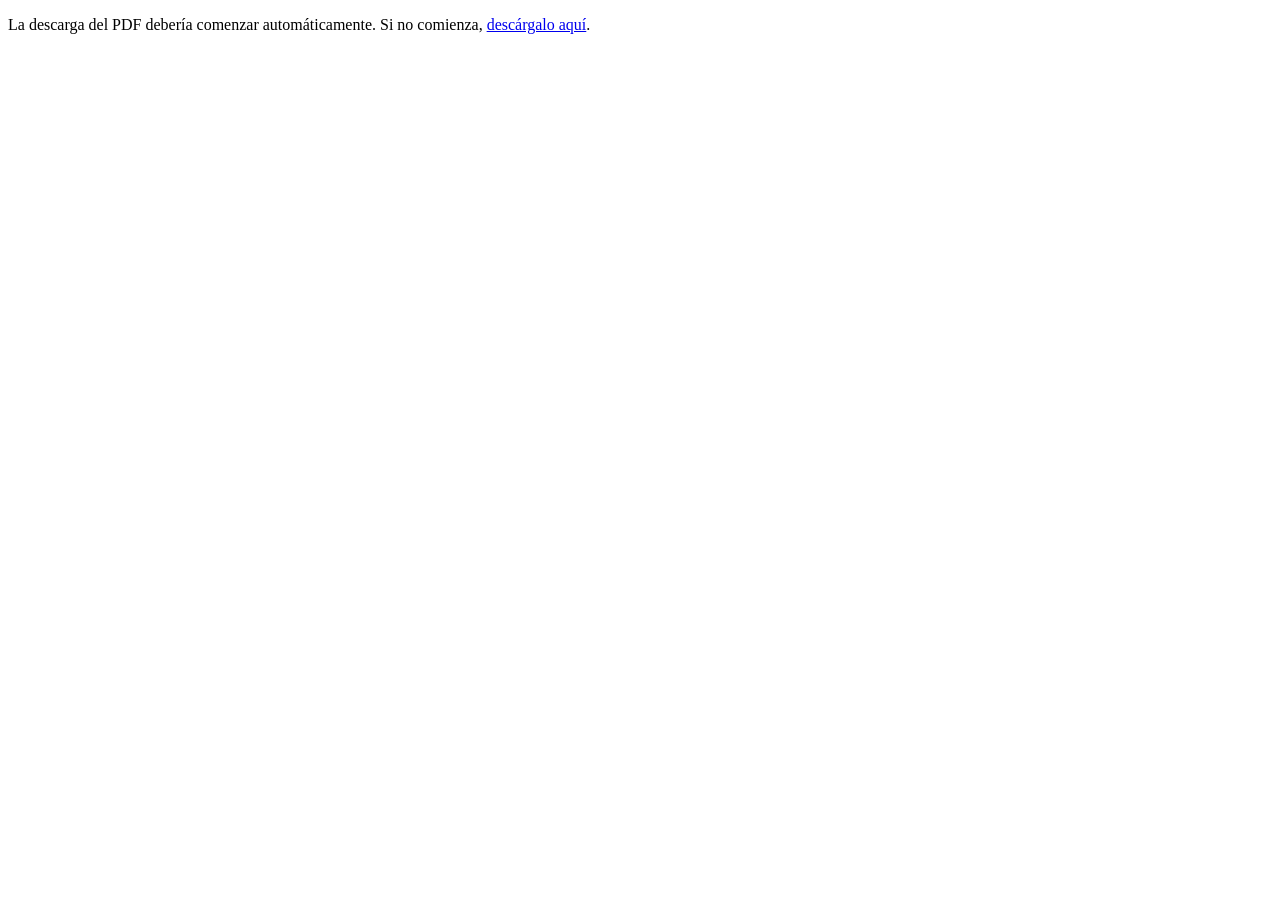
<file: docs/KALA-cuidados/index.html>
<!doctype html>
<html lang="es">
<head>
  <meta charset="utf-8">
  <meta name="viewport" content="width=device-width, initial-scale=1">
  <title>Descarga de KALA - Cuidados y uso</title>
</head>
<body>
  <p>La descarga del PDF debería comenzar automáticamente. Si no comienza, <a id="pdf-download" href="KALA%20-%20Cuidados%20y%20uso.pdf" download="KALA - Cuidados y uso.pdf">descárgalo aquí</a>.</p>

  <script>
    function downloadPdf() {
      document.getElementById("pdf-download").click();
    }

    window.addEventListener("load", downloadPdf, { once: true });
  </script>
</body>
</html>
</file>
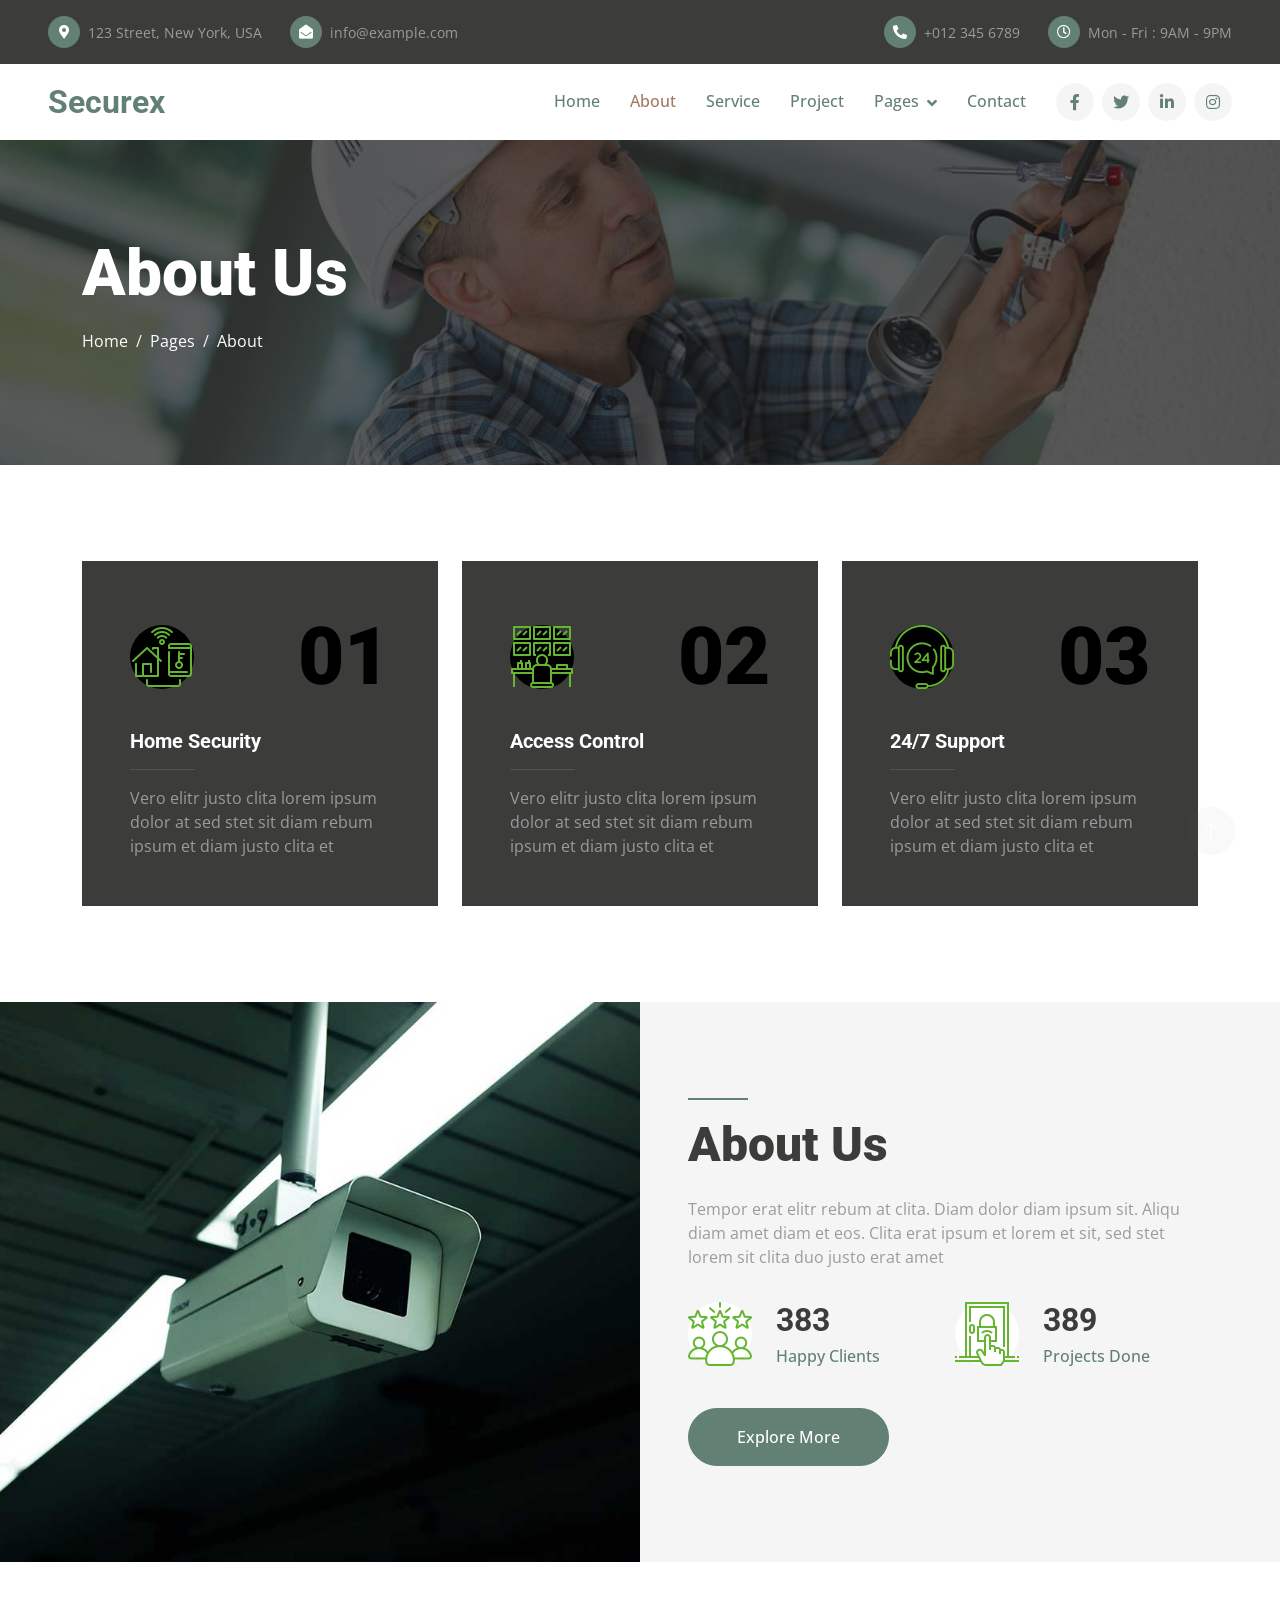
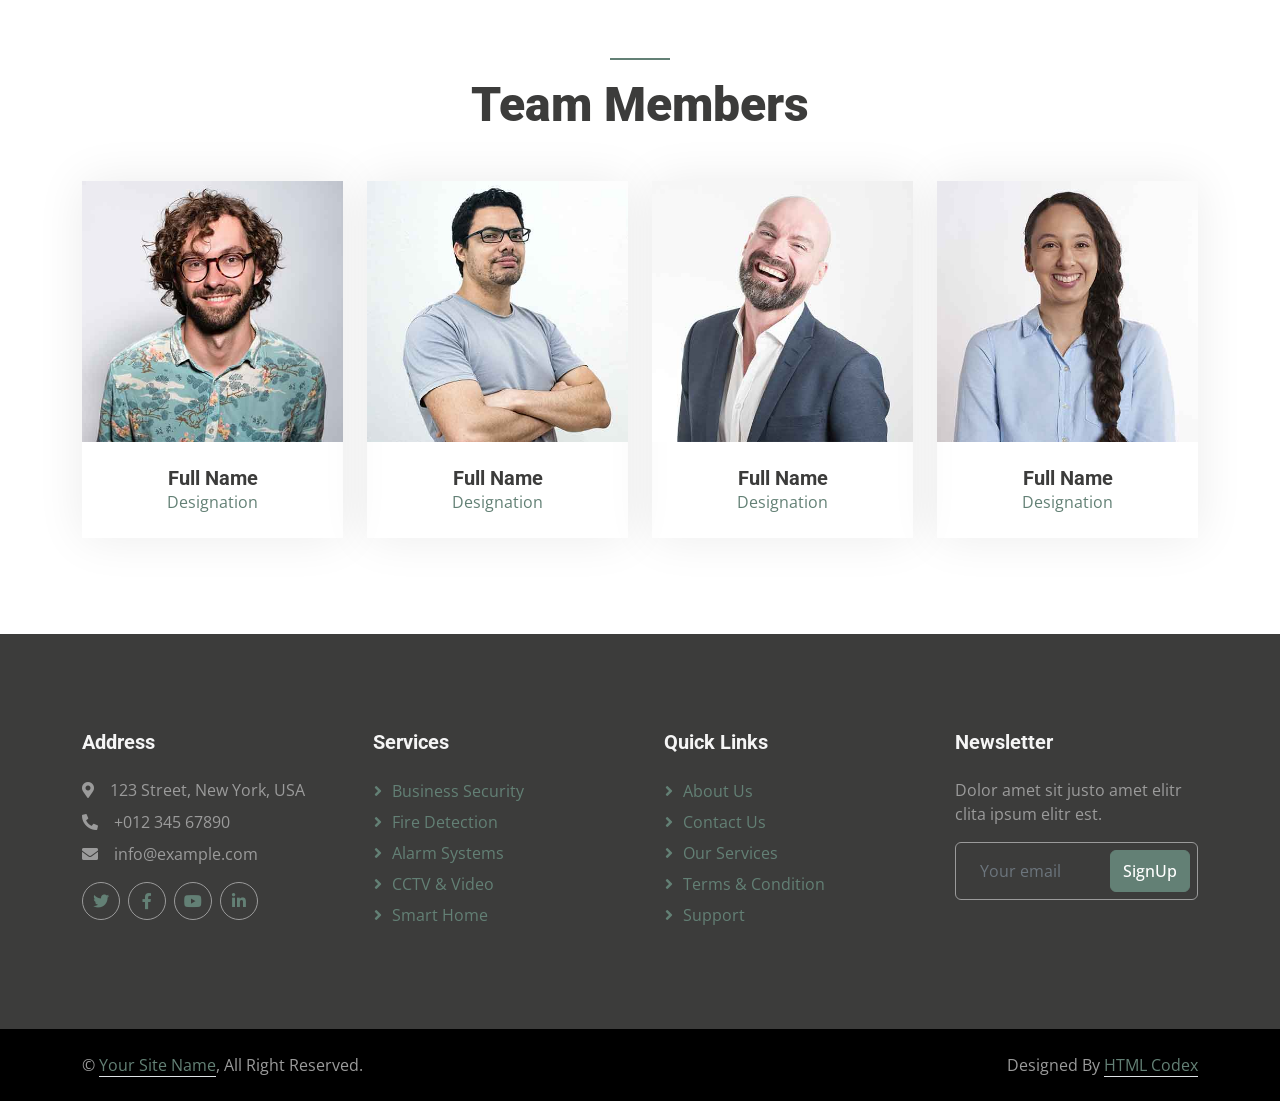
<file: about.html>
<!DOCTYPE html>
<html lang="en">

<head>
    <meta charset="utf-8">
    <title>Securex - CCTV Camera Website Template</title>
    <meta content="width=device-width, initial-scale=1.0" name="viewport">
    <meta content="" name="keywords">
    <meta content="" name="description">

    <!-- Favicon -->
    <link href="img/favicon.ico" rel="icon">

    <!-- Google Web Fonts -->
    <link rel="preconnect" href="https://fonts.googleapis.com">
    <link rel="preconnect" href="https://fonts.gstatic.com" crossorigin>
    <link href="https://fonts.googleapis.com/css2?family=Open+Sans:wght@400;500&family=Roboto:wght@500;700;900&display=swap" rel="stylesheet"> 

    <!-- Icon Font Stylesheet -->
    <link href="https://cdnjs.cloudflare.com/ajax/libs/font-awesome/5.10.0/css/all.min.css" rel="stylesheet">
    <link href="https://cdn.jsdelivr.net/npm/bootstrap-icons@1.4.1/font/bootstrap-icons.css" rel="stylesheet">

    <!-- Libraries Stylesheet -->
    <link href="lib/animate/animate.min.css" rel="stylesheet">
    <link href="lib/owlcarousel/assets/owl.carousel.min.css" rel="stylesheet">
    <link href="lib/lightbox/css/lightbox.min.css" rel="stylesheet">

    <!-- Customized Bootstrap Stylesheet -->
    <link href="css/bootstrap.min.css" rel="stylesheet">

    <!-- Template Stylesheet -->
    <link href="css/style.css" rel="stylesheet">
</head>

<body>
    <!-- Spinner Start -->
    <div id="spinner" class="show bg-white position-fixed translate-middle w-100 vh-100 top-50 start-50 d-flex align-items-center justify-content-center">
        <div class="spinner-border text-primary" style="width: 3rem; height: 3rem;" role="status">
            <span class="sr-only">Loading...</span>
        </div>
    </div>
    <!-- Spinner End -->


    <!-- Topbar Start -->
    <div class="container-fluid bg-dark px-5">
        <div class="row gx-4 d-none d-lg-flex">
            <div class="col-lg-6 text-start">
                <div class="h-100 d-inline-flex align-items-center py-3 me-4">
                    <div class="btn-sm-square rounded-circle bg-primary me-2">
                        <small class="fa fa-map-marker-alt text-white"></small>
                    </div>
                    <small>123 Street, New York, USA</small>
                </div>
                <div class="h-100 d-inline-flex align-items-center py-3">
                    <div class="btn-sm-square rounded-circle bg-primary me-2">
                        <small class="fa fa-envelope-open text-white"></small>
                    </div>
                    <small>info@example.com</small>
                </div>
            </div>
            <div class="col-lg-6 text-end">
                <div class="h-100 d-inline-flex align-items-center py-3 me-4">
                    <div class="btn-sm-square rounded-circle bg-primary me-2">
                        <small class="fa fa-phone-alt text-white"></small>
                    </div>
                    <small>+012 345 6789</small>
                </div>
                <div class="h-100 d-inline-flex align-items-center py-3">
                    <div class="btn-sm-square rounded-circle bg-primary me-2">
                        <small class="far fa-clock text-white"></small>
                    </div>
                    <small>Mon - Fri : 9AM - 9PM</small>
                </div>
            </div>
        </div>
    </div>
    <!-- Topbar End -->


    <!-- Navbar Start -->
    <nav class="navbar navbar-expand-lg bg-white navbar-light sticky-top p-0 px-4 px-lg-5">
        <a href="index.html" class="navbar-brand d-flex align-items-center">
            <h2 class="m-0 text-primary">Securex</h2>
        </a>
        <button type="button" class="navbar-toggler" data-bs-toggle="collapse" data-bs-target="#navbarCollapse">
            <span class="navbar-toggler-icon"></span>
        </button>
        <div class="collapse navbar-collapse" id="navbarCollapse">
            <div class="navbar-nav ms-auto py-4 py-lg-0">
                <a href="index.html" class="nav-item nav-link">Home</a>
                <a href="about.html" class="nav-item nav-link active">About</a>
                <a href="service.html" class="nav-item nav-link">Service</a>
                <a href="project.html" class="nav-item nav-link">Project</a>
                <div class="nav-item dropdown">
                    <a href="#" class="nav-link dropdown-toggle" data-bs-toggle="dropdown">Pages</a>
                    <div class="dropdown-menu rounded-0 rounded-bottom m-0">
                        <a href="feature.html" class="dropdown-item">Feature</a>
                        <a href="quote.html" class="dropdown-item">Free Quote</a>
                        <a href="team.html" class="dropdown-item">Our Team</a>
                        <a href="testimonial.html" class="dropdown-item">Testimonial</a>
                        <a href="404.html" class="dropdown-item">404 Page</a>
                    </div>
                </div>
                <a href="contact.html" class="nav-item nav-link">Contact</a>
            </div>
            <div class="h-100 d-lg-inline-flex align-items-center d-none">
                <a class="btn btn-square rounded-circle bg-light text-primary me-2" href=""><i class="fab fa-facebook-f"></i></a>
                <a class="btn btn-square rounded-circle bg-light text-primary me-2" href=""><i class="fab fa-twitter"></i></a>
                <a class="btn btn-square rounded-circle bg-light text-primary me-2" href=""><i class="fab fa-linkedin-in"></i></a>
                <a class="btn btn-square rounded-circle bg-light text-primary me-0" href=""><i class="fab fa-instagram"></i></a>
            </div>
        </div>
    </nav>
    <!-- Navbar End -->


    <!-- Page Header Start -->
    <div class="container-fluid page-header py-5 mb-5">
        <div class="container py-5">
            <h1 class="display-3 text-white mb-3 animated slideInDown">About Us</h1>
            <nav aria-label="breadcrumb animated slideInDown">
                <ol class="breadcrumb">
                    <li class="breadcrumb-item"><a class="text-white" href="#">Home</a></li>
                    <li class="breadcrumb-item"><a class="text-white" href="#">Pages</a></li>
                    <li class="breadcrumb-item text-white active" aria-current="page">About</li>
                </ol>
            </nav>
        </div>
    </div>
    <!-- Page Header End -->


    <!-- Facts Start -->
    <div class="container-xxl py-5">
        <div class="container">
            <div class="row g-4">
                <div class="col-md-6 col-lg-4 wow fadeIn" data-wow-delay="0.1s">
                    <div class="h-100 bg-dark p-4 p-xl-5">
                        <div class="d-flex align-items-center justify-content-between mb-4">
                            <div class="btn-square rounded-circle" style="width: 64px; height: 64px; background: #000000;">
                                <img class="img-fluid" src="img/icon/icon-3.png" alt="Icon">
                            </div>
                            <h1 class="display-1 mb-0" style="color: #000000;">01</h1>
                        </div>
                        <h5 class="text-white">Home Security</h5>
                        <hr class="w-25">
                        <span>Vero elitr justo clita lorem ipsum dolor at sed stet sit diam rebum ipsum et diam justo clita et</span>
                    </div>
                </div>
                <div class="col-md-6 col-lg-4 wow fadeIn" data-wow-delay="0.3s">
                    <div class="h-100 bg-dark p-4 p-xl-5">
                        <div class="d-flex align-items-center justify-content-between mb-4">
                            <div class="btn-square rounded-circle" style="width: 64px; height: 64px; background: #000000;">
                                <img class="img-fluid" src="img/icon/icon-4.png" alt="Icon">
                            </div>
                            <h1 class="display-1 mb-0" style="color: #000000;">02</h1>
                        </div>
                        <h5 class="text-white">Access Control</h5>
                        <hr class="w-25">
                        <span>Vero elitr justo clita lorem ipsum dolor at sed stet sit diam rebum ipsum et diam justo clita et</span>
                    </div>
                </div>
                <div class="col-md-6 col-lg-4 wow fadeIn" data-wow-delay="0.5s">
                    <div class="h-100 bg-dark p-4 p-xl-5">
                        <div class="d-flex align-items-center justify-content-between mb-4">
                            <div class="btn-square rounded-circle" style="width: 64px; height: 64px; background: #000000;">
                                <img class="img-fluid" src="img/icon/icon-2.png" alt="Icon">
                            </div>
                            <h1 class="display-1 mb-0" style="color: #000000;">03</h1>
                        </div>
                        <h5 class="text-white">24/7 Support</h5>
                        <hr class="w-25">
                        <span>Vero elitr justo clita lorem ipsum dolor at sed stet sit diam rebum ipsum et diam justo clita et</span>
                    </div>
                </div>
            </div>
        </div>
    </div>
    <!-- Facts Start -->


    <!-- About Start -->
    <div class="container-fluid bg-light overflow-hidden my-5 px-lg-0">
        <div class="container about px-lg-0">
            <div class="row g-0 mx-lg-0">
                <div class="col-lg-6 ps-lg-0" style="min-height: 400px;">
                    <div class="position-relative h-100">
                        <img class="position-absolute img-fluid w-100 h-100" src="img/about.jpg" style="object-fit: cover;" alt="">
                    </div>
                </div>
                <div class="col-lg-6 about-text py-5 wow fadeIn" data-wow-delay="0.5s">
                    <div class="p-lg-5 pe-lg-0">
                        <div class="bg-primary mb-3" style="width: 60px; height: 2px;"></div>
                        <h1 class="display-5 mb-4">About Us</h1>
                        <p class="mb-4 pb-2">Tempor erat elitr rebum at clita. Diam dolor diam ipsum sit. Aliqu diam amet diam et eos. Clita erat ipsum et lorem et sit, sed stet lorem sit clita duo justo erat amet</p>
                        <div class="row g-4 mb-4 pb-3">
                            <div class="col-sm-6 wow fadeIn" data-wow-delay="0.1s">
                                <div class="d-flex align-items-center">
                                    <div class="btn-square bg-white rounded-circle" style="width: 64px; height: 64px;">
                                        <img class="img-fluid" src="img/icon/icon-1.png" alt="Icon">
                                    </div>
                                    <div class="ms-4">
                                        <h2 class="mb-1" data-toggle="counter-up">1234</h2>
                                        <p class="fw-medium text-primary mb-0">Happy Clients</p>
                                    </div>
                                </div>
                            </div>
                            <div class="col-sm-6 wow fadeIn" data-wow-delay="0.3s">
                                <div class="d-flex align-items-center">
                                    <div class="btn-square bg-white rounded-circle" style="width: 64px; height: 64px;">
                                        <img class="img-fluid" src="img/icon/icon-5.png" alt="Icon">
                                    </div>
                                    <div class="ms-4">
                                        <h2 class="mb-1" data-toggle="counter-up">1234</h2>
                                        <p class="fw-medium text-primary mb-0">Projects Done</p>
                                    </div>
                                </div>
                            </div>
                        </div>
                        <a href="" class="btn btn-primary rounded-pill py-3 px-5">Explore More</a>
                    </div>
                </div>
            </div>
        </div>
    </div>
    <!-- About End -->


    <!-- Team Start -->
    <div class="container-xxl py-5">
        <div class="container">
            <div class="text-center wow fadeInUp" data-wow-delay="0.1s">
                <div class="bg-primary mb-3 mx-auto" style="width: 60px; height: 2px;"></div>
                <h1 class="display-5 mb-5">Team Members</h1>
            </div>
            <div class="row g-4">
                <div class="col-lg-3 col-md-6 wow fadeInUp" data-wow-delay="0.1s">
                    <div class="team-item">
                        <div class="overflow-hidden position-relative">
                            <img class="img-fluid" src="img/team-1.jpg" alt="">
                            <div class="team-social">
                                <a class="btn btn-square btn-dark rounded-circle m-1" href=""><i class="fab fa-facebook-f"></i></a>
                                <a class="btn btn-square btn-dark rounded-circle m-1" href=""><i class="fab fa-twitter"></i></a>
                                <a class="btn btn-square btn-dark rounded-circle m-1" href=""><i class="fab fa-instagram"></i></a>
                            </div>
                        </div>
                        <div class="text-center p-4">
                            <h5 class="mb-0">Full Name</h5>
                            <span class="text-primary">Designation</span>
                        </div>
                    </div>
                </div>
                <div class="col-lg-3 col-md-6 wow fadeInUp" data-wow-delay="0.3s">
                    <div class="team-item">
                        <div class="overflow-hidden position-relative">
                            <img class="img-fluid" src="img/team-2.jpg" alt="">
                            <div class="team-social">
                                <a class="btn btn-square btn-dark rounded-circle m-1" href=""><i class="fab fa-facebook-f"></i></a>
                                <a class="btn btn-square btn-dark rounded-circle m-1" href=""><i class="fab fa-twitter"></i></a>
                                <a class="btn btn-square btn-dark rounded-circle m-1" href=""><i class="fab fa-instagram"></i></a>
                            </div>
                        </div>
                        <div class="text-center p-4">
                            <h5 class="mb-0">Full Name</h5>
                            <span class="text-primary">Designation</span>
                        </div>
                    </div>
                </div>
                <div class="col-lg-3 col-md-6 wow fadeInUp" data-wow-delay="0.5s">
                    <div class="team-item">
                        <div class="overflow-hidden position-relative">
                            <img class="img-fluid" src="img/team-3.jpg" alt="">
                            <div class="team-social">
                                <a class="btn btn-square btn-dark rounded-circle m-1" href=""><i class="fab fa-facebook-f"></i></a>
                                <a class="btn btn-square btn-dark rounded-circle m-1" href=""><i class="fab fa-twitter"></i></a>
                                <a class="btn btn-square btn-dark rounded-circle m-1" href=""><i class="fab fa-instagram"></i></a>
                            </div>
                        </div>
                        <div class="text-center p-4">
                            <h5 class="mb-0">Full Name</h5>
                            <span class="text-primary">Designation</span>
                        </div>
                    </div>
                </div>
                <div class="col-lg-3 col-md-6 wow fadeInUp" data-wow-delay="0.7s">
                    <div class="team-item">
                        <div class="overflow-hidden position-relative">
                            <img class="img-fluid" src="img/team-4.jpg" alt="">
                            <div class="team-social">
                                <a class="btn btn-square btn-dark rounded-circle m-1" href=""><i class="fab fa-facebook-f"></i></a>
                                <a class="btn btn-square btn-dark rounded-circle m-1" href=""><i class="fab fa-twitter"></i></a>
                                <a class="btn btn-square btn-dark rounded-circle m-1" href=""><i class="fab fa-instagram"></i></a>
                            </div>
                        </div>
                        <div class="text-center p-4">
                            <h5 class="mb-0">Full Name</h5>
                            <span class="text-primary">Designation</span>
                        </div>
                    </div>
                </div>
            </div>
        </div>
    </div>
    <!-- Team End -->
        

    <!-- Footer Start -->
    <div class="container-fluid bg-dark text-secondary footer mt-5 py-5 wow fadeIn" data-wow-delay="0.1s">
        <div class="container py-5">
            <div class="row g-5">
                <div class="col-lg-3 col-md-6">
                    <h5 class="text-light mb-4">Address</h5>
                    <p class="mb-2"><i class="fa fa-map-marker-alt me-3"></i>123 Street, New York, USA</p>
                    <p class="mb-2"><i class="fa fa-phone-alt me-3"></i>+012 345 67890</p>
                    <p class="mb-2"><i class="fa fa-envelope me-3"></i>info@example.com</p>
                    <div class="d-flex pt-2">
                        <a class="btn btn-square btn-outline-secondary rounded-circle me-2" href=""><i class="fab fa-twitter"></i></a>
                        <a class="btn btn-square btn-outline-secondary rounded-circle me-2" href=""><i class="fab fa-facebook-f"></i></a>
                        <a class="btn btn-square btn-outline-secondary rounded-circle me-2" href=""><i class="fab fa-youtube"></i></a>
                        <a class="btn btn-square btn-outline-secondary rounded-circle me-2" href=""><i class="fab fa-linkedin-in"></i></a>
                    </div>
                </div>
                <div class="col-lg-3 col-md-6">
                    <h5 class="text-light mb-4">Services</h5>
                    <a class="btn btn-link" href="">Business Security</a>
                    <a class="btn btn-link" href="">Fire Detection</a>
                    <a class="btn btn-link" href="">Alarm Systems</a>
                    <a class="btn btn-link" href="">CCTV & Video</a>
                    <a class="btn btn-link" href="">Smart Home</a>
                </div>
                <div class="col-lg-3 col-md-6">
                    <h5 class="text-light mb-4">Quick Links</h5>
                    <a class="btn btn-link" href="">About Us</a>
                    <a class="btn btn-link" href="">Contact Us</a>
                    <a class="btn btn-link" href="">Our Services</a>
                    <a class="btn btn-link" href="">Terms & Condition</a>
                    <a class="btn btn-link" href="">Support</a>
                </div>
                <div class="col-lg-3 col-md-6">
                    <h5 class="text-light mb-4">Newsletter</h5>
                    <p>Dolor amet sit justo amet elitr clita ipsum elitr est.</p>
                    <div class="position-relative w-100">
                        <input class="form-control bg-transparent border-secondary w-100 py-3 ps-4 pe-5" type="text" placeholder="Your email">
                        <button type="button" class="btn btn-primary py-2 position-absolute top-0 end-0 mt-2 me-2">SignUp</button>
                    </div>
                </div>
            </div>
        </div>
    </div>
    <!-- Footer End -->


    <!-- Copyright Start -->
    <div class="container-fluid py-4" style="background: #000000;">
        <div class="container">
            <div class="row">
                <div class="col-md-6 text-center text-md-start mb-3 mb-md-0">
                    &copy; <a class="border-bottom" href="#">Your Site Name</a>, All Right Reserved.
                </div>
                <div class="col-md-6 text-center text-md-end">
                    <!--/*** This template is free as long as you keep the footer author’s credit link/attribution link/backlink. If you'd like to use the template without the footer author’s credit link/attribution link/backlink, you can purchase the Credit Removal License from "https://htmlcodex.com/credit-removal". Thank you for your support. ***/-->
                    Designed By <a class="border-bottom" href="https://htmlcodex.com">HTML Codex</a>
                </div>
            </div>
        </div>
    </div>
    <!-- Copyright End -->


    <!-- Back to Top -->
    <a href="#" class="btn btn-lg btn-primary btn-lg-square rounded-circle back-to-top"><i class="bi bi-arrow-up"></i></a>


    <!-- JavaScript Libraries -->
    <script src="https://code.jquery.com/jquery-3.4.1.min.js"></script>
    <script src="https://cdn.jsdelivr.net/npm/bootstrap@5.0.0/dist/js/bootstrap.bundle.min.js"></script>
    <script src="lib/wow/wow.min.js"></script>
    <script src="lib/easing/easing.min.js"></script>
    <script src="lib/waypoints/waypoints.min.js"></script>
    <script src="lib/counterup/counterup.min.js"></script>
    <script src="lib/owlcarousel/owl.carousel.min.js"></script>
    <script src="lib/isotope/isotope.pkgd.min.js"></script>
    <script src="lib/lightbox/js/lightbox.min.js"></script>

    <!-- Template Javascript -->
    <script src="js/main.js"></script>
</body>

</html>
</file>
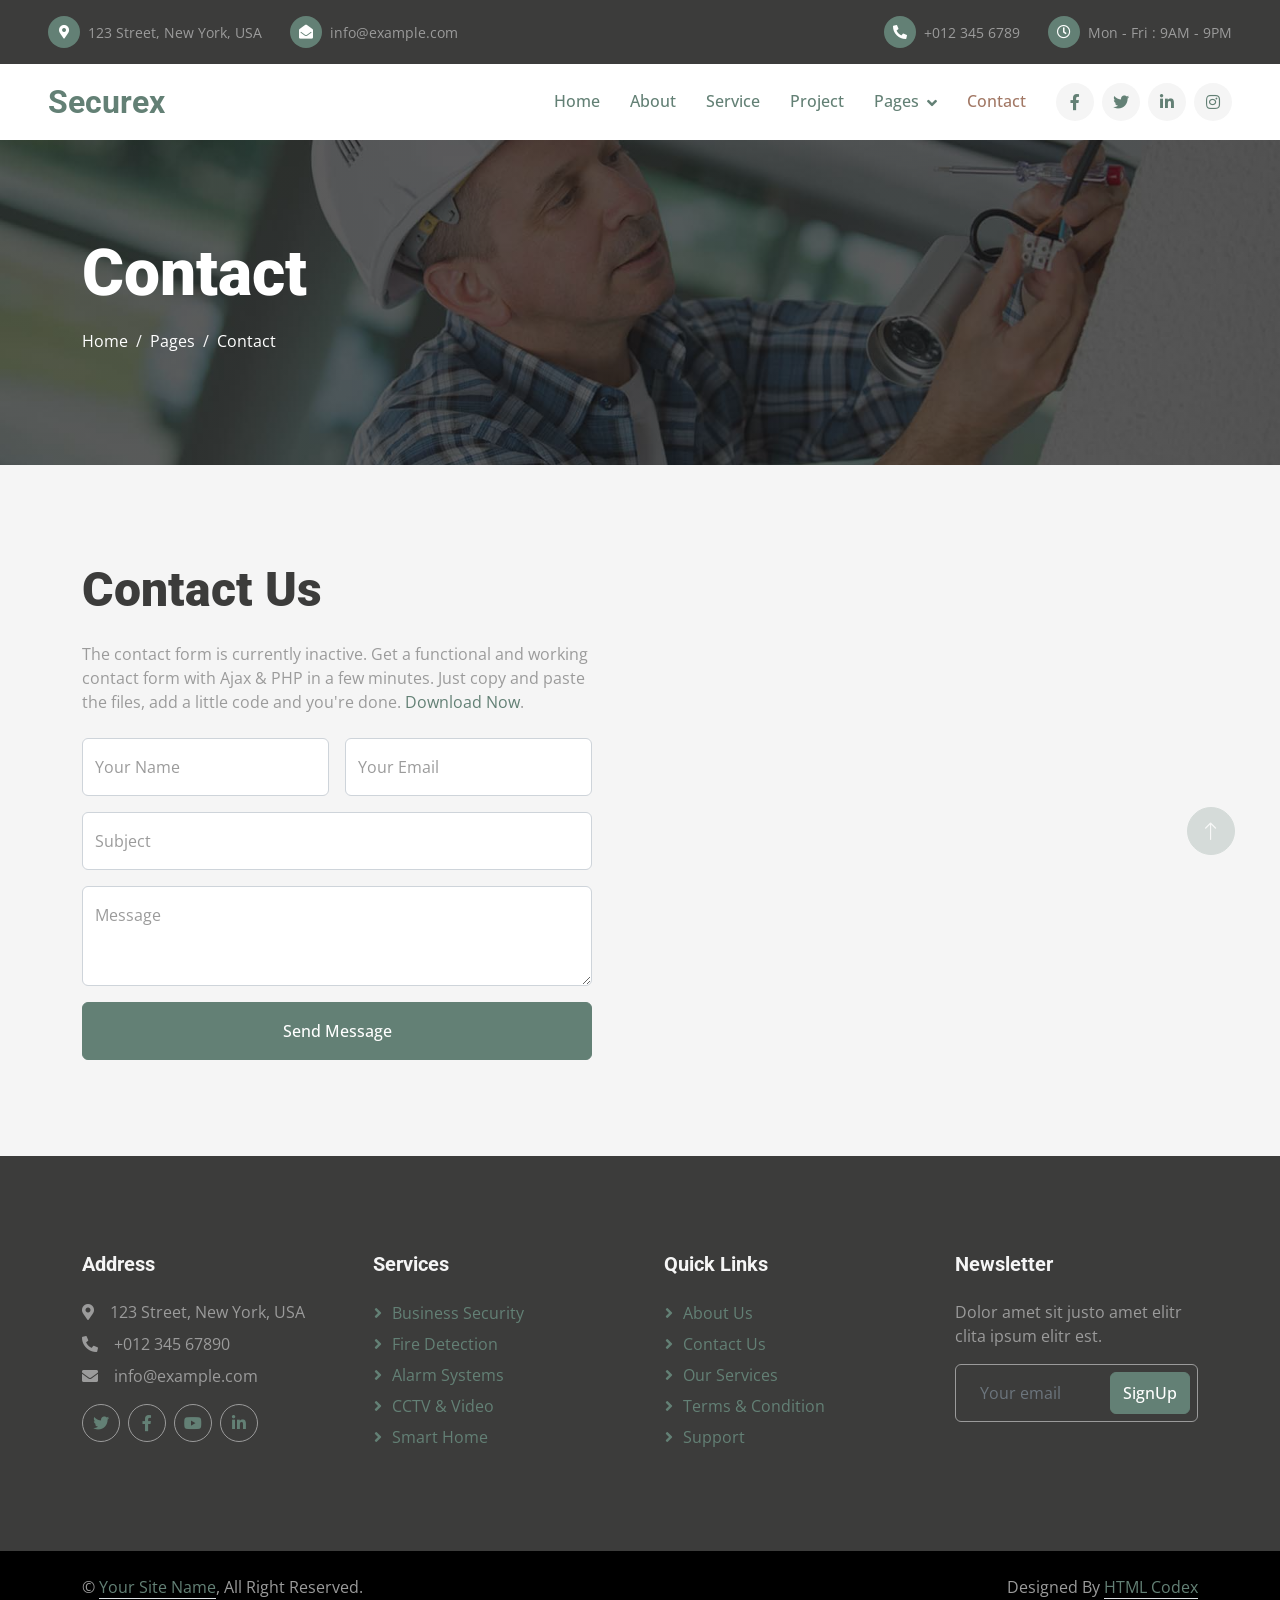
<file: contact.html>
<!DOCTYPE html>
<html lang="en">

<head>
    <meta charset="utf-8">
    <title>Securex - CCTV Camera Website Template</title>
    <meta content="width=device-width, initial-scale=1.0" name="viewport">
    <meta content="" name="keywords">
    <meta content="" name="description">

    <!-- Favicon -->
    <link href="img/favicon.ico" rel="icon">

    <!-- Google Web Fonts -->
    <link rel="preconnect" href="https://fonts.googleapis.com">
    <link rel="preconnect" href="https://fonts.gstatic.com" crossorigin>
    <link href="https://fonts.googleapis.com/css2?family=Open+Sans:wght@400;500&family=Roboto:wght@500;700;900&display=swap" rel="stylesheet"> 

    <!-- Icon Font Stylesheet -->
    <link href="https://cdnjs.cloudflare.com/ajax/libs/font-awesome/5.10.0/css/all.min.css" rel="stylesheet">
    <link href="https://cdn.jsdelivr.net/npm/bootstrap-icons@1.4.1/font/bootstrap-icons.css" rel="stylesheet">

    <!-- Libraries Stylesheet -->
    <link href="lib/animate/animate.min.css" rel="stylesheet">
    <link href="lib/owlcarousel/assets/owl.carousel.min.css" rel="stylesheet">
    <link href="lib/lightbox/css/lightbox.min.css" rel="stylesheet">

    <!-- Customized Bootstrap Stylesheet -->
    <link href="css/bootstrap.min.css" rel="stylesheet">

    <!-- Template Stylesheet -->
    <link href="css/style.css" rel="stylesheet">
</head>

<body>
    <!-- Spinner Start -->
    <div id="spinner" class="show bg-white position-fixed translate-middle w-100 vh-100 top-50 start-50 d-flex align-items-center justify-content-center">
        <div class="spinner-border text-primary" style="width: 3rem; height: 3rem;" role="status">
            <span class="sr-only">Loading...</span>
        </div>
    </div>
    <!-- Spinner End -->


    <!-- Topbar Start -->
    <div class="container-fluid bg-dark px-5">
        <div class="row gx-4 d-none d-lg-flex">
            <div class="col-lg-6 text-start">
                <div class="h-100 d-inline-flex align-items-center py-3 me-4">
                    <div class="btn-sm-square rounded-circle bg-primary me-2">
                        <small class="fa fa-map-marker-alt text-white"></small>
                    </div>
                    <small>123 Street, New York, USA</small>
                </div>
                <div class="h-100 d-inline-flex align-items-center py-3">
                    <div class="btn-sm-square rounded-circle bg-primary me-2">
                        <small class="fa fa-envelope-open text-white"></small>
                    </div>
                    <small>info@example.com</small>
                </div>
            </div>
            <div class="col-lg-6 text-end">
                <div class="h-100 d-inline-flex align-items-center py-3 me-4">
                    <div class="btn-sm-square rounded-circle bg-primary me-2">
                        <small class="fa fa-phone-alt text-white"></small>
                    </div>
                    <small>+012 345 6789</small>
                </div>
                <div class="h-100 d-inline-flex align-items-center py-3">
                    <div class="btn-sm-square rounded-circle bg-primary me-2">
                        <small class="far fa-clock text-white"></small>
                    </div>
                    <small>Mon - Fri : 9AM - 9PM</small>
                </div>
            </div>
        </div>
    </div>
    <!-- Topbar End -->


    <!-- Navbar Start -->
    <nav class="navbar navbar-expand-lg bg-white navbar-light sticky-top p-0 px-4 px-lg-5">
        <a href="index.html" class="navbar-brand d-flex align-items-center">
            <h2 class="m-0 text-primary">Securex</h2>
        </a>
        <button type="button" class="navbar-toggler" data-bs-toggle="collapse" data-bs-target="#navbarCollapse">
            <span class="navbar-toggler-icon"></span>
        </button>
        <div class="collapse navbar-collapse" id="navbarCollapse">
            <div class="navbar-nav ms-auto py-4 py-lg-0">
                <a href="index.html" class="nav-item nav-link">Home</a>
                <a href="about.html" class="nav-item nav-link">About</a>
                <a href="service.html" class="nav-item nav-link">Service</a>
                <a href="project.html" class="nav-item nav-link">Project</a>
                <div class="nav-item dropdown">
                    <a href="#" class="nav-link dropdown-toggle" data-bs-toggle="dropdown">Pages</a>
                    <div class="dropdown-menu rounded-0 rounded-bottom m-0">
                        <a href="feature.html" class="dropdown-item">Feature</a>
                        <a href="quote.html" class="dropdown-item">Free Quote</a>
                        <a href="team.html" class="dropdown-item">Our Team</a>
                        <a href="testimonial.html" class="dropdown-item">Testimonial</a>
                        <a href="404.html" class="dropdown-item">404 Page</a>
                    </div>
                </div>
                <a href="contact.html" class="nav-item nav-link active">Contact</a>
            </div>
            <div class="h-100 d-lg-inline-flex align-items-center d-none">
                <a class="btn btn-square rounded-circle bg-light text-primary me-2" href=""><i class="fab fa-facebook-f"></i></a>
                <a class="btn btn-square rounded-circle bg-light text-primary me-2" href=""><i class="fab fa-twitter"></i></a>
                <a class="btn btn-square rounded-circle bg-light text-primary me-2" href=""><i class="fab fa-linkedin-in"></i></a>
                <a class="btn btn-square rounded-circle bg-light text-primary me-0" href=""><i class="fab fa-instagram"></i></a>
            </div>
        </div>
    </nav>
    <!-- Navbar End -->


    <!-- Page Header Start -->
    <div class="container-fluid page-header py-5">
        <div class="container py-5">
            <h1 class="display-3 text-white mb-3 animated slideInDown">Contact</h1>
            <nav aria-label="breadcrumb animated slideInDown">
                <ol class="breadcrumb">
                    <li class="breadcrumb-item"><a class="text-white" href="#">Home</a></li>
                    <li class="breadcrumb-item"><a class="text-white" href="#">Pages</a></li>
                    <li class="breadcrumb-item text-white active" aria-current="page">Contact</li>
                </ol>
            </nav>
        </div>
    </div>
    <!-- Page Header End -->


    <!-- Contact Start -->
    <div class="container-fluid bg-light overflow-hidden px-lg-0">
        <div class="container contact px-lg-0">
            <div class="row g-0 mx-lg-0">
                <div class="col-lg-6 contact-text py-5 wow fadeIn" data-wow-delay="0.5s">
                    <div class="p-lg-5 ps-lg-0">
                        <div class="section-title text-start">
                            <h1 class="display-5 mb-4">Contact Us</h1>
                        </div>
                        <p class="mb-4">The contact form is currently inactive. Get a functional and working contact form with Ajax & PHP in a few minutes. Just copy and paste the files, add a little code and you're done. <a href="https://htmlcodex.com/contact-form">Download Now</a>.</p>
                        <form>
                            <div class="row g-3">
                                <div class="col-md-6">
                                    <div class="form-floating">
                                        <input type="text" class="form-control" id="name" placeholder="Your Name">
                                        <label for="name">Your Name</label>
                                    </div>
                                </div>
                                <div class="col-md-6">
                                    <div class="form-floating">
                                        <input type="email" class="form-control" id="email" placeholder="Your Email">
                                        <label for="email">Your Email</label>
                                    </div>
                                </div>
                                <div class="col-12">
                                    <div class="form-floating">
                                        <input type="text" class="form-control" id="subject" placeholder="Subject">
                                        <label for="subject">Subject</label>
                                    </div>
                                </div>
                                <div class="col-12">
                                    <div class="form-floating">
                                        <textarea class="form-control" placeholder="Leave a message here" id="message" style="height: 100px"></textarea>
                                        <label for="message">Message</label>
                                    </div>
                                </div>
                                <div class="col-12">
                                    <button class="btn btn-primary w-100 py-3" type="submit">Send Message</button>
                                </div>
                            </div>
                        </form>
                    </div>
                </div>
                <div class="col-lg-6 pe-lg-0" style="min-height: 400px;">
                    <div class="position-relative h-100">
                        <iframe class="position-absolute w-100 h-100" style="object-fit: cover;"
                        src="https://www.google.com/maps/embed?pb=!1m18!1m12!1m3!1d3001156.4288297426!2d-78.01371936852176!3d42.72876761954724!2m3!1f0!2f0!3f0!3m2!1i1024!2i768!4f13.1!3m3!1m2!1s0x4ccc4bf0f123a5a9%3A0xddcfc6c1de189567!2sNew%20York%2C%20USA!5e0!3m2!1sen!2sbd!4v1603794290143!5m2!1sen!2sbd"
                        frameborder="0" allowfullscreen="" aria-hidden="false"
                        tabindex="0"></iframe>
                    </div>
                </div>
            </div>
        </div>
    </div>
    <!-- Contact End -->


    <!-- Footer Start -->
    <div class="container-fluid bg-dark text-secondary footer py-5 wow fadeIn" data-wow-delay="0.1s">
        <div class="container py-5">
            <div class="row g-5">
                <div class="col-lg-3 col-md-6">
                    <h5 class="text-light mb-4">Address</h5>
                    <p class="mb-2"><i class="fa fa-map-marker-alt me-3"></i>123 Street, New York, USA</p>
                    <p class="mb-2"><i class="fa fa-phone-alt me-3"></i>+012 345 67890</p>
                    <p class="mb-2"><i class="fa fa-envelope me-3"></i>info@example.com</p>
                    <div class="d-flex pt-2">
                        <a class="btn btn-square btn-outline-secondary rounded-circle me-2" href=""><i class="fab fa-twitter"></i></a>
                        <a class="btn btn-square btn-outline-secondary rounded-circle me-2" href=""><i class="fab fa-facebook-f"></i></a>
                        <a class="btn btn-square btn-outline-secondary rounded-circle me-2" href=""><i class="fab fa-youtube"></i></a>
                        <a class="btn btn-square btn-outline-secondary rounded-circle me-2" href=""><i class="fab fa-linkedin-in"></i></a>
                    </div>
                </div>
                <div class="col-lg-3 col-md-6">
                    <h5 class="text-light mb-4">Services</h5>
                    <a class="btn btn-link" href="">Business Security</a>
                    <a class="btn btn-link" href="">Fire Detection</a>
                    <a class="btn btn-link" href="">Alarm Systems</a>
                    <a class="btn btn-link" href="">CCTV & Video</a>
                    <a class="btn btn-link" href="">Smart Home</a>
                </div>
                <div class="col-lg-3 col-md-6">
                    <h5 class="text-light mb-4">Quick Links</h5>
                    <a class="btn btn-link" href="">About Us</a>
                    <a class="btn btn-link" href="">Contact Us</a>
                    <a class="btn btn-link" href="">Our Services</a>
                    <a class="btn btn-link" href="">Terms & Condition</a>
                    <a class="btn btn-link" href="">Support</a>
                </div>
                <div class="col-lg-3 col-md-6">
                    <h5 class="text-light mb-4">Newsletter</h5>
                    <p>Dolor amet sit justo amet elitr clita ipsum elitr est.</p>
                    <div class="position-relative w-100">
                        <input class="form-control bg-transparent border-secondary w-100 py-3 ps-4 pe-5" type="text" placeholder="Your email">
                        <button type="button" class="btn btn-primary py-2 position-absolute top-0 end-0 mt-2 me-2">SignUp</button>
                    </div>
                </div>
            </div>
        </div>
    </div>
    <!-- Footer End -->


    <!-- Copyright Start -->
    <div class="container-fluid py-4" style="background: #000000;">
        <div class="container">
            <div class="row">
                <div class="col-md-6 text-center text-md-start mb-3 mb-md-0">
                    &copy; <a class="border-bottom" href="#">Your Site Name</a>, All Right Reserved.
                </div>
                <div class="col-md-6 text-center text-md-end">
                    <!--/*** This template is free as long as you keep the footer author’s credit link/attribution link/backlink. If you'd like to use the template without the footer author’s credit link/attribution link/backlink, you can purchase the Credit Removal License from "https://htmlcodex.com/credit-removal". Thank you for your support. ***/-->
                    Designed By <a class="border-bottom" href="https://htmlcodex.com">HTML Codex</a>
                </div>
            </div>
        </div>
    </div>
    <!-- Copyright End -->


    <!-- Back to Top -->
    <a href="#" class="btn btn-lg btn-primary btn-lg-square rounded-circle back-to-top"><i class="bi bi-arrow-up"></i></a>


    <!-- JavaScript Libraries -->
    <script src="https://code.jquery.com/jquery-3.4.1.min.js"></script>
    <script src="https://cdn.jsdelivr.net/npm/bootstrap@5.0.0/dist/js/bootstrap.bundle.min.js"></script>
    <script src="lib/wow/wow.min.js"></script>
    <script src="lib/easing/easing.min.js"></script>
    <script src="lib/waypoints/waypoints.min.js"></script>
    <script src="lib/counterup/counterup.min.js"></script>
    <script src="lib/owlcarousel/owl.carousel.min.js"></script>
    <script src="lib/isotope/isotope.pkgd.min.js"></script>
    <script src="lib/lightbox/js/lightbox.min.js"></script>

    <!-- Template Javascript -->
    <script src="js/main.js"></script>
</body>

</html>
</file>
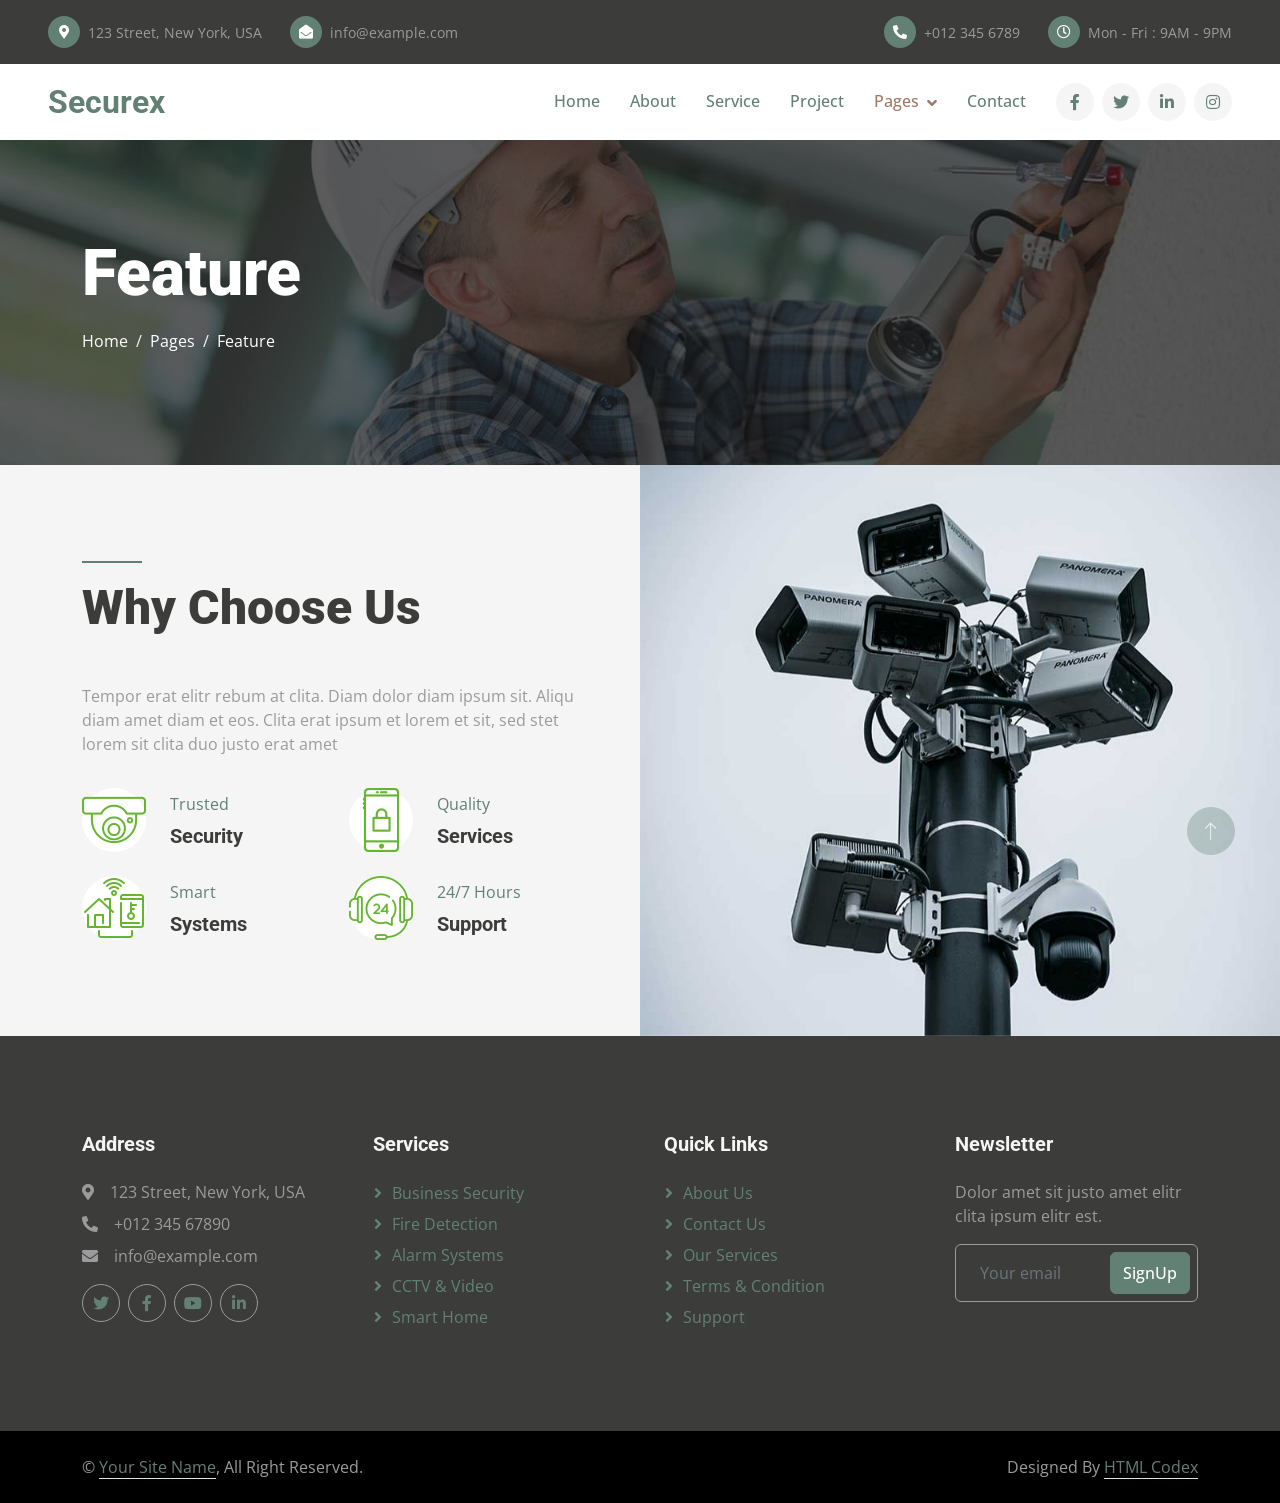
<file: feature.html>
<!DOCTYPE html>
<html lang="en">

<head>
    <meta charset="utf-8">
    <title>Securex - CCTV Camera Website Template</title>
    <meta content="width=device-width, initial-scale=1.0" name="viewport">
    <meta content="" name="keywords">
    <meta content="" name="description">

    <!-- Favicon -->
    <link href="img/favicon.ico" rel="icon">

    <!-- Google Web Fonts -->
    <link rel="preconnect" href="https://fonts.googleapis.com">
    <link rel="preconnect" href="https://fonts.gstatic.com" crossorigin>
    <link href="https://fonts.googleapis.com/css2?family=Open+Sans:wght@400;500&family=Roboto:wght@500;700;900&display=swap" rel="stylesheet"> 

    <!-- Icon Font Stylesheet -->
    <link href="https://cdnjs.cloudflare.com/ajax/libs/font-awesome/5.10.0/css/all.min.css" rel="stylesheet">
    <link href="https://cdn.jsdelivr.net/npm/bootstrap-icons@1.4.1/font/bootstrap-icons.css" rel="stylesheet">

    <!-- Libraries Stylesheet -->
    <link href="lib/animate/animate.min.css" rel="stylesheet">
    <link href="lib/owlcarousel/assets/owl.carousel.min.css" rel="stylesheet">
    <link href="lib/lightbox/css/lightbox.min.css" rel="stylesheet">

    <!-- Customized Bootstrap Stylesheet -->
    <link href="css/bootstrap.min.css" rel="stylesheet">

    <!-- Template Stylesheet -->
    <link href="css/style.css" rel="stylesheet">
</head>

<body>
    <!-- Spinner Start -->
    <div id="spinner" class="show bg-white position-fixed translate-middle w-100 vh-100 top-50 start-50 d-flex align-items-center justify-content-center">
        <div class="spinner-border text-primary" style="width: 3rem; height: 3rem;" role="status">
            <span class="sr-only">Loading...</span>
        </div>
    </div>
    <!-- Spinner End -->


    <!-- Topbar Start -->
    <div class="container-fluid bg-dark px-5">
        <div class="row gx-4 d-none d-lg-flex">
            <div class="col-lg-6 text-start">
                <div class="h-100 d-inline-flex align-items-center py-3 me-4">
                    <div class="btn-sm-square rounded-circle bg-primary me-2">
                        <small class="fa fa-map-marker-alt text-white"></small>
                    </div>
                    <small>123 Street, New York, USA</small>
                </div>
                <div class="h-100 d-inline-flex align-items-center py-3">
                    <div class="btn-sm-square rounded-circle bg-primary me-2">
                        <small class="fa fa-envelope-open text-white"></small>
                    </div>
                    <small>info@example.com</small>
                </div>
            </div>
            <div class="col-lg-6 text-end">
                <div class="h-100 d-inline-flex align-items-center py-3 me-4">
                    <div class="btn-sm-square rounded-circle bg-primary me-2">
                        <small class="fa fa-phone-alt text-white"></small>
                    </div>
                    <small>+012 345 6789</small>
                </div>
                <div class="h-100 d-inline-flex align-items-center py-3">
                    <div class="btn-sm-square rounded-circle bg-primary me-2">
                        <small class="far fa-clock text-white"></small>
                    </div>
                    <small>Mon - Fri : 9AM - 9PM</small>
                </div>
            </div>
        </div>
    </div>
    <!-- Topbar End -->


    <!-- Navbar Start -->
    <nav class="navbar navbar-expand-lg bg-white navbar-light sticky-top p-0 px-4 px-lg-5">
        <a href="index.html" class="navbar-brand d-flex align-items-center">
            <h2 class="m-0 text-primary">Securex</h2>
        </a>
        <button type="button" class="navbar-toggler" data-bs-toggle="collapse" data-bs-target="#navbarCollapse">
            <span class="navbar-toggler-icon"></span>
        </button>
        <div class="collapse navbar-collapse" id="navbarCollapse">
            <div class="navbar-nav ms-auto py-4 py-lg-0">
                <a href="index.html" class="nav-item nav-link">Home</a>
                <a href="about.html" class="nav-item nav-link">About</a>
                <a href="service.html" class="nav-item nav-link">Service</a>
                <a href="project.html" class="nav-item nav-link">Project</a>
                <div class="nav-item dropdown">
                    <a href="#" class="nav-link dropdown-toggle active" data-bs-toggle="dropdown">Pages</a>
                    <div class="dropdown-menu rounded-0 rounded-bottom m-0">
                        <a href="feature.html" class="dropdown-item active">Feature</a>
                        <a href="quote.html" class="dropdown-item">Free Quote</a>
                        <a href="team.html" class="dropdown-item">Our Team</a>
                        <a href="testimonial.html" class="dropdown-item">Testimonial</a>
                        <a href="404.html" class="dropdown-item">404 Page</a>
                    </div>
                </div>
                <a href="contact.html" class="nav-item nav-link">Contact</a>
            </div>
            <div class="h-100 d-lg-inline-flex align-items-center d-none">
                <a class="btn btn-square rounded-circle bg-light text-primary me-2" href=""><i class="fab fa-facebook-f"></i></a>
                <a class="btn btn-square rounded-circle bg-light text-primary me-2" href=""><i class="fab fa-twitter"></i></a>
                <a class="btn btn-square rounded-circle bg-light text-primary me-2" href=""><i class="fab fa-linkedin-in"></i></a>
                <a class="btn btn-square rounded-circle bg-light text-primary me-0" href=""><i class="fab fa-instagram"></i></a>
            </div>
        </div>
    </nav>
    <!-- Navbar End -->


    <!-- Page Header Start -->
    <div class="container-fluid page-header py-5">
        <div class="container py-5">
            <h1 class="display-3 text-white mb-3 animated slideInDown">Feature</h1>
            <nav aria-label="breadcrumb animated slideInDown">
                <ol class="breadcrumb">
                    <li class="breadcrumb-item"><a class="text-white" href="#">Home</a></li>
                    <li class="breadcrumb-item"><a class="text-white" href="#">Pages</a></li>
                    <li class="breadcrumb-item text-white active" aria-current="page">Feature</li>
                </ol>
            </nav>
        </div>
    </div>
    <!-- Page Header End -->


    <!-- Feature Start -->
    <div class="container-fluid bg-light overflow-hidden px-lg-0">
        <div class="container feature px-lg-0">
            <div class="row g-0 mx-lg-0">
                <div class="col-lg-6 feature-text py-5 wow fadeIn" data-wow-delay="0.5s">
                    <div class="p-lg-5 ps-lg-0">
                        <div class="bg-primary mb-3" style="width: 60px; height: 2px;"></div>
                        <h1 class="display-5 mb-5">Why Choose Us</h1>
                        <p class="mb-4 pb-2">Tempor erat elitr rebum at clita. Diam dolor diam ipsum sit. Aliqu diam amet diam et eos. Clita erat ipsum et lorem et sit, sed stet lorem sit clita duo justo erat amet</p>
                        <div class="row g-4">
                            <div class="col-6">
                                <div class="d-flex align-items-center">
                                    <div class="btn-square bg-white rounded-circle" style="width: 64px; height: 64px;">
                                        <img class="img-fluid" src="img/icon/icon-7.png" alt="Icon">
                                    </div>
                                    <div class="ms-4">
                                        <p class="text-primary mb-2">Trusted</p>
                                        <h5 class="mb-0">Security</h5>
                                    </div>
                                </div>
                            </div>
                            <div class="col-6">
                                <div class="d-flex align-items-center">
                                    <div class="btn-square bg-white rounded-circle" style="width: 64px; height: 64px;">
                                        <img class="img-fluid" src="img/icon/icon-10.png" alt="Icon">
                                    </div>
                                    <div class="ms-4">
                                        <p class="text-primary mb-2">Quality</p>
                                        <h5 class="mb-0">Services</h5>
                                    </div>
                                </div>
                            </div>
                            <div class="col-6">
                                <div class="d-flex align-items-center">
                                    <div class="btn-square bg-white rounded-circle" style="width: 64px; height: 64px;">
                                        <img class="img-fluid" src="img/icon/icon-3.png" alt="Icon">
                                    </div>
                                    <div class="ms-4">
                                        <p class="text-primary mb-2">Smart</p>
                                        <h5 class="mb-0">Systems</h5>
                                    </div>
                                </div>
                            </div>
                            <div class="col-6">
                                <div class="d-flex align-items-center">
                                    <div class="btn-square bg-white rounded-circle" style="width: 64px; height: 64px;">
                                        <img class="img-fluid" src="img/icon/icon-2.png" alt="Icon">
                                    </div>
                                    <div class="ms-4">
                                        <p class="text-primary mb-2">24/7 Hours</p>
                                        <h5 class="mb-0">Support</h5>
                                    </div>
                                </div>
                            </div>
                        </div>
                    </div>
                </div>
                <div class="col-lg-6 pe-lg-0" style="min-height: 400px;">
                    <div class="position-relative h-100">
                        <img class="position-absolute img-fluid w-100 h-100" src="img/feature.jpg" style="object-fit: cover;" alt="">
                    </div>
                </div>
            </div>
        </div>
    </div>
    <!-- Feature End -->
        

    <!-- Footer Start -->
    <div class="container-fluid bg-dark text-secondary footer py-5 wow fadeIn" data-wow-delay="0.1s">
        <div class="container py-5">
            <div class="row g-5">
                <div class="col-lg-3 col-md-6">
                    <h5 class="text-light mb-4">Address</h5>
                    <p class="mb-2"><i class="fa fa-map-marker-alt me-3"></i>123 Street, New York, USA</p>
                    <p class="mb-2"><i class="fa fa-phone-alt me-3"></i>+012 345 67890</p>
                    <p class="mb-2"><i class="fa fa-envelope me-3"></i>info@example.com</p>
                    <div class="d-flex pt-2">
                        <a class="btn btn-square btn-outline-secondary rounded-circle me-2" href=""><i class="fab fa-twitter"></i></a>
                        <a class="btn btn-square btn-outline-secondary rounded-circle me-2" href=""><i class="fab fa-facebook-f"></i></a>
                        <a class="btn btn-square btn-outline-secondary rounded-circle me-2" href=""><i class="fab fa-youtube"></i></a>
                        <a class="btn btn-square btn-outline-secondary rounded-circle me-2" href=""><i class="fab fa-linkedin-in"></i></a>
                    </div>
                </div>
                <div class="col-lg-3 col-md-6">
                    <h5 class="text-light mb-4">Services</h5>
                    <a class="btn btn-link" href="">Business Security</a>
                    <a class="btn btn-link" href="">Fire Detection</a>
                    <a class="btn btn-link" href="">Alarm Systems</a>
                    <a class="btn btn-link" href="">CCTV & Video</a>
                    <a class="btn btn-link" href="">Smart Home</a>
                </div>
                <div class="col-lg-3 col-md-6">
                    <h5 class="text-light mb-4">Quick Links</h5>
                    <a class="btn btn-link" href="">About Us</a>
                    <a class="btn btn-link" href="">Contact Us</a>
                    <a class="btn btn-link" href="">Our Services</a>
                    <a class="btn btn-link" href="">Terms & Condition</a>
                    <a class="btn btn-link" href="">Support</a>
                </div>
                <div class="col-lg-3 col-md-6">
                    <h5 class="text-light mb-4">Newsletter</h5>
                    <p>Dolor amet sit justo amet elitr clita ipsum elitr est.</p>
                    <div class="position-relative w-100">
                        <input class="form-control bg-transparent border-secondary w-100 py-3 ps-4 pe-5" type="text" placeholder="Your email">
                        <button type="button" class="btn btn-primary py-2 position-absolute top-0 end-0 mt-2 me-2">SignUp</button>
                    </div>
                </div>
            </div>
        </div>
    </div>
    <!-- Footer End -->


    <!-- Copyright Start -->
    <div class="container-fluid py-4" style="background: #000000;">
        <div class="container">
            <div class="row">
                <div class="col-md-6 text-center text-md-start mb-3 mb-md-0">
                    &copy; <a class="border-bottom" href="#">Your Site Name</a>, All Right Reserved.
                </div>
                <div class="col-md-6 text-center text-md-end">
                    <!--/*** This template is free as long as you keep the footer author’s credit link/attribution link/backlink. If you'd like to use the template without the footer author’s credit link/attribution link/backlink, you can purchase the Credit Removal License from "https://htmlcodex.com/credit-removal". Thank you for your support. ***/-->
                    Designed By <a class="border-bottom" href="https://htmlcodex.com">HTML Codex</a>
                </div>
            </div>
        </div>
    </div>
    <!-- Copyright End -->


    <!-- Back to Top -->
    <a href="#" class="btn btn-lg btn-primary btn-lg-square rounded-circle back-to-top"><i class="bi bi-arrow-up"></i></a>


    <!-- JavaScript Libraries -->
    <script src="https://code.jquery.com/jquery-3.4.1.min.js"></script>
    <script src="https://cdn.jsdelivr.net/npm/bootstrap@5.0.0/dist/js/bootstrap.bundle.min.js"></script>
    <script src="lib/wow/wow.min.js"></script>
    <script src="lib/easing/easing.min.js"></script>
    <script src="lib/waypoints/waypoints.min.js"></script>
    <script src="lib/counterup/counterup.min.js"></script>
    <script src="lib/owlcarousel/owl.carousel.min.js"></script>
    <script src="lib/isotope/isotope.pkgd.min.js"></script>
    <script src="lib/lightbox/js/lightbox.min.js"></script>

    <!-- Template Javascript -->
    <script src="js/main.js"></script>
</body>

</html>
</file>
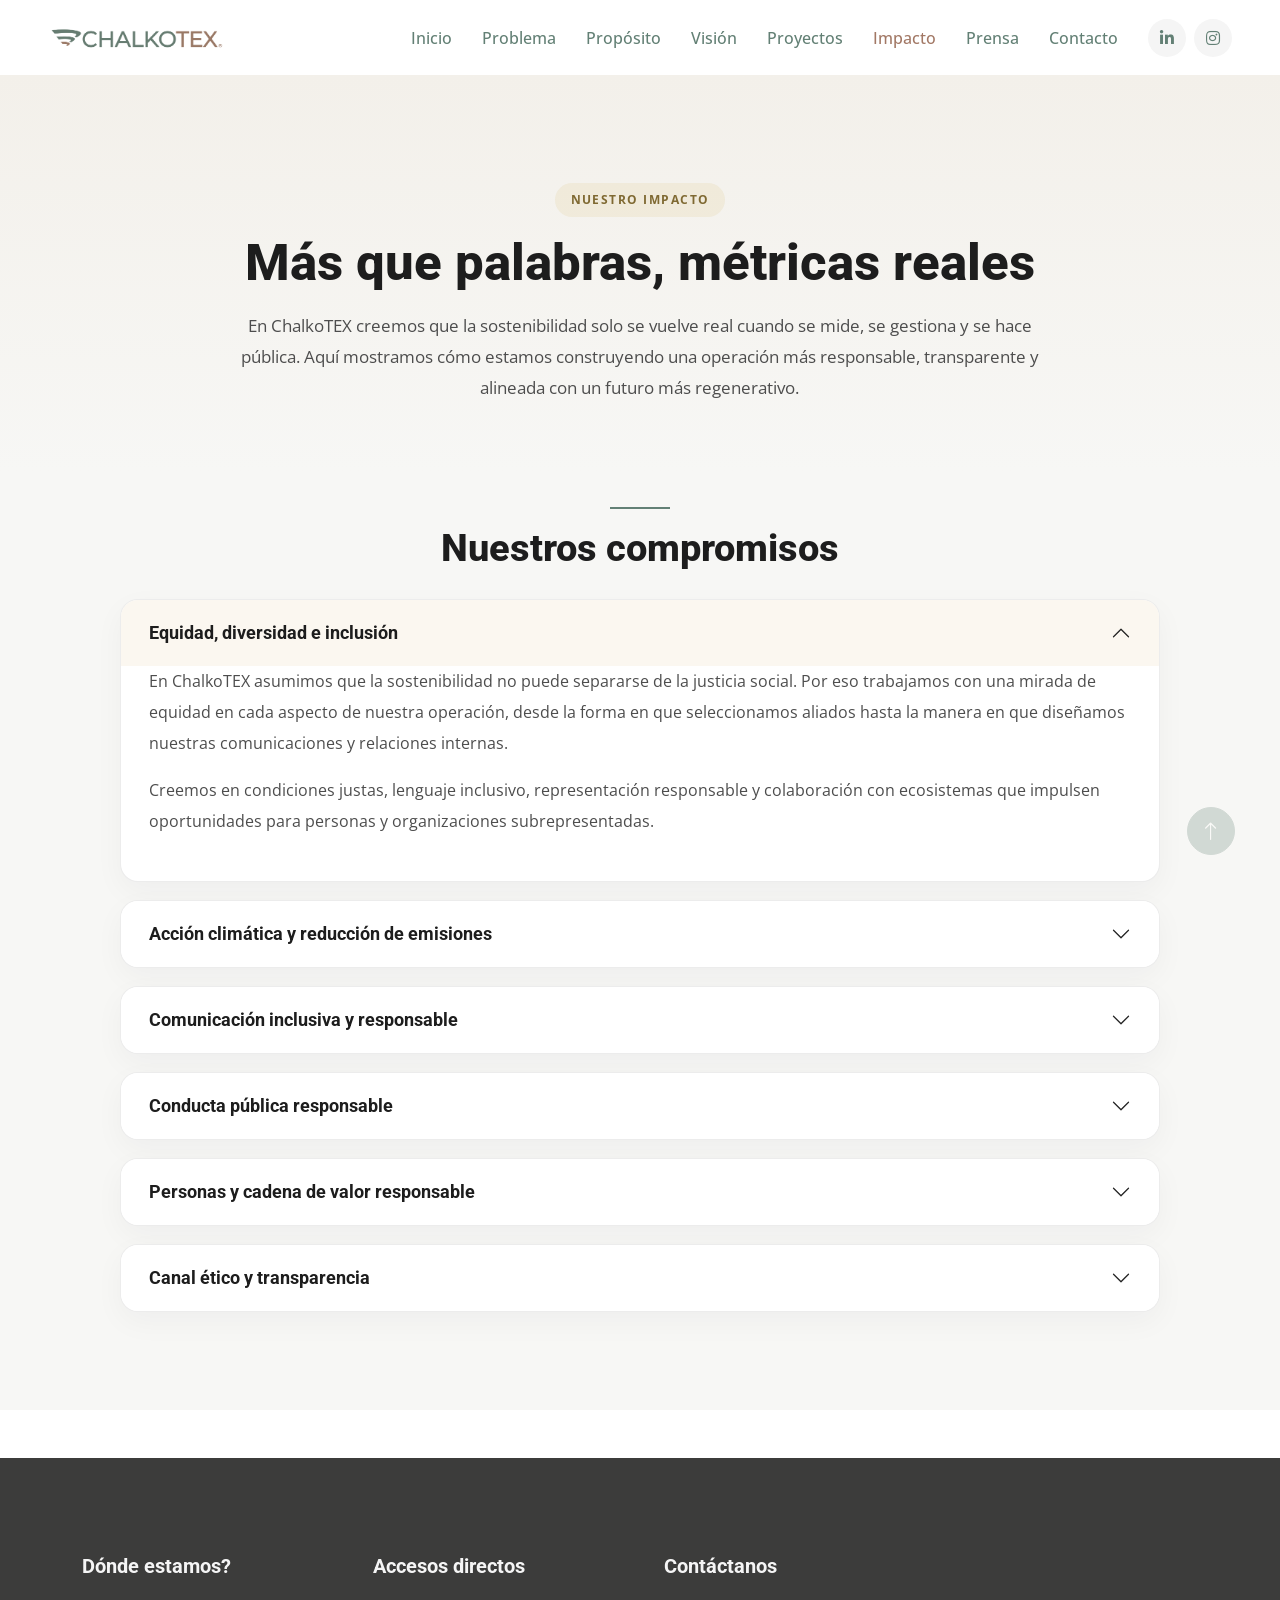
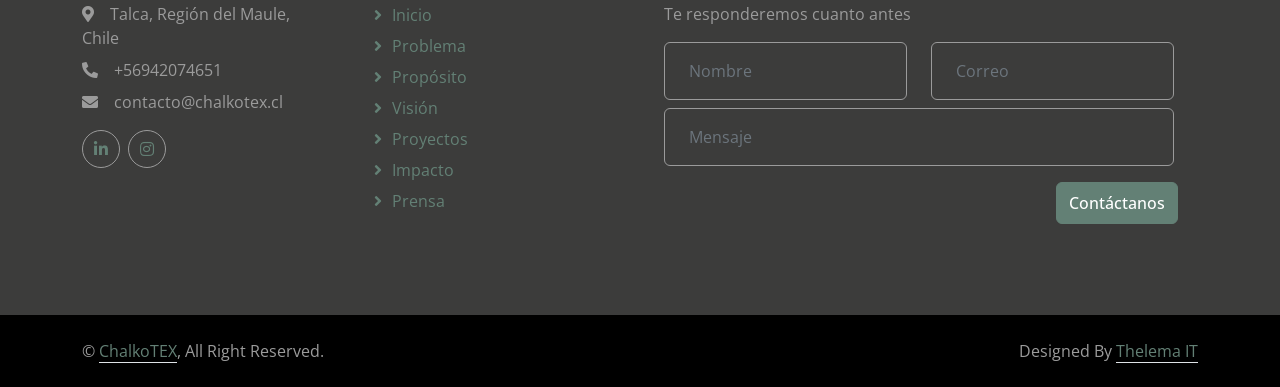
<file: impacto.html>
<!DOCTYPE html>
<html lang="es">

<head>
  <meta charset="utf-8" />
  <title>ChalkoTEX | Impacto</title>
  <meta content="width=device-width, initial-scale=1.0" name="viewport" />
  <meta content="" name="keywords" />
  <meta content="" name="description" />

  <script src="https://www.google.com/recaptcha/enterprise.js?render=6Lc8UbYrAAAAALfronVPBc0soSjZUB52jBU1b8kU"></script>

  <link href="img/chalko/favicon_io/favicon.ico" rel="icon" />

  <link rel="preconnect" href="https://fonts.googleapis.com" />
  <link rel="preconnect" href="https://fonts.gstatic.com" crossorigin />
  <link href="https://fonts.googleapis.com/css2?family=Open+Sans:wght@400;500&family=Roboto:wght@500;700;900&display=swap" rel="stylesheet" />

  <link href="https://cdnjs.cloudflare.com/ajax/libs/font-awesome/5.10.0/css/all.min.css" rel="stylesheet" />
  <link href="https://cdn.jsdelivr.net/npm/bootstrap-icons@1.4.1/font/bootstrap-icons.css" rel="stylesheet" />

  <link href="lib/animate/animate.min.css" rel="stylesheet" />
  <link href="lib/owlcarousel/assets/owl.carousel.min.css" rel="stylesheet" />
  <link href="lib/lightbox/css/lightbox.min.css" rel="stylesheet" />

  <link href="css/bootstrap.min.css" rel="stylesheet" />

  <link href="css/style.css" rel="stylesheet" />
  <link href="css/custom.css" rel="stylesheet" />
</head>

<body>
  <div id="spinner" class="show bg-white position-fixed translate-middle w-100 vh-100 top-50 start-50 d-flex align-items-center justify-content-center">
    <div class="spinner-border text-primary" style="width: 3rem; height: 3rem" role="status">
      <span class="sr-only">Cargando...</span>
    </div>
  </div>

  <nav class="navbar navbar-expand-lg bg-white navbar-light sticky-top p-0 px-4 px-lg-5">
    <a href="index.html" class="navbar-brand d-flex align-items-center">
      <img src="img/chalko/01_CHALKOTEX.png" alt="ChalkoTEX Logo" height="50" />
    </a>
    <button type="button" class="navbar-toggler" data-bs-toggle="collapse" data-bs-target="#navbarCollapse">
      <span class="navbar-toggler-icon"></span>
    </button>
    <div class="collapse navbar-collapse" id="navbarCollapse">
      <div class="navbar-nav ms-auto py-4 py-lg-0">
        <a href="index.html" class="nav-item nav-link">Inicio</a>
        <a href="index.html#problema" class="nav-item nav-link">Problema</a>
        <a href="index.html#proposito" class="nav-item nav-link">Propósito</a>
        <a href="index.html#vision" class="nav-item nav-link">Visión</a>
        <a href="index.html#proyectos" class="nav-item nav-link">Proyectos</a>
        <a href="impacto.html" class="nav-item nav-link active">Impacto</a>
        <a href="index.html#prensa" class="nav-item nav-link">Prensa</a>
        <a href="#footer" class="nav-item nav-link">Contacto</a>
      </div>
      <div class="h-100 d-lg-inline-flex align-items-center d-none">
        <a class="btn btn-square rounded-circle bg-light secondary me-2" href="https://www.linkedin.com/company/chalkotex/">
          <i class="fab fa-linkedin-in"></i>
        </a>
        <a class="btn btn-square rounded-circle bg-light secondary me-0" href="https://www.instagram.com/chalkotex/">
          <i class="fab fa-instagram"></i>
        </a>
      </div>
    </div>
  </nav>

  <main class="impact-page">
    <section class="impact-hero">
      <div class="container py-5">
        <div class="row justify-content-center">
          <div class="col-lg-10 text-center">
            <p class="impact-eyebrow">Nuestro impacto</p>
            <h1>Más que palabras, métricas reales</h1>
            <p class="impact-intro">
              En ChalkoTEX creemos que la sostenibilidad solo se vuelve real cuando se mide, se gestiona y se hace pública.
              Aquí mostramos cómo estamos construyendo una operación más responsable, transparente y alineada con un futuro más regenerativo.
            </p>
          </div>
        </div>
      </div>
    </section>

    <section class="impact-content">
      <div class="container">
        <div class="impact-section-header text-center">
          <div class="bg-primary mb-3 mx-auto" style="width: 60px; height: 2px"></div>
          <h2>Nuestros compromisos</h2>
        </div>

        <div class="accordion impact-accordion" id="impactAccordion">
          <div class="accordion-item">
            <h3 class="accordion-header">
              <button class="accordion-button" type="button" data-bs-toggle="collapse" data-bs-target="#impact-1" aria-expanded="true" aria-controls="impact-1">
                Equidad, diversidad e inclusión
              </button>
            </h3>
            <div id="impact-1" class="accordion-collapse collapse show" data-bs-parent="#impactAccordion">
              <div class="accordion-body">
                <p>
                  En ChalkoTEX asumimos que la sostenibilidad no puede separarse de la justicia social. Por eso trabajamos con una mirada de equidad en cada aspecto de nuestra operación, desde la forma en que seleccionamos aliados hasta la manera en que diseñamos nuestras comunicaciones y relaciones internas.
                </p>
                <p>
                  Creemos en condiciones justas, lenguaje inclusivo, representación responsable y colaboración con ecosistemas que impulsen oportunidades para personas y organizaciones subrepresentadas.
                </p>
              </div>
            </div>
          </div>

          <div class="accordion-item">
            <h3 class="accordion-header">
              <button class="accordion-button collapsed" type="button" data-bs-toggle="collapse" data-bs-target="#impact-2" aria-expanded="false" aria-controls="impact-2">
                Acción climática y reducción de emisiones
              </button>
            </h3>
            <div id="impact-2" class="accordion-collapse collapse" data-bs-parent="#impactAccordion">
              <div class="accordion-body">
                <p>
                  Nuestra misión está conectada con la necesidad de actuar frente al cambio climático. Por eso integramos criterios ambientales en nuestra estrategia, procesos y decisiones operativas para reducir nuestra huella y fortalecer una economía más circular.
                </p>
                <p>
                  A medida que escalamos, la medición y la reducción de emisiones pasan a ser parte central de nuestra forma de operar, con metas claras, trazabilidad y mejora continua.
                </p>
              </div>
            </div>
          </div>

          <div class="accordion-item">
            <h3 class="accordion-header">
              <button class="accordion-button collapsed" type="button" data-bs-toggle="collapse" data-bs-target="#impact-3" aria-expanded="false" aria-controls="impact-3">
                Comunicación inclusiva y responsable
              </button>
            </h3>
            <div id="impact-3" class="accordion-collapse collapse" data-bs-parent="#impactAccordion">
              <div class="accordion-body">
                <p>
                  La forma en que hablamos y representamos nuestras ideas importa. Por eso definimos principios para comunicar con lenguaje claro, accesible, ético e inclusivo, evitando mensajes engañosos o superficialmente ambientalistas.
                </p>
                <p>
                  Cuando usamos herramientas de inteligencia artificial o contenido generado, lo hacemos con criterio, responsabilidad y cuidado para no distorsionar la verdad ni excluir a personas ni comunidades.
                </p>
              </div>
            </div>
          </div>

          <div class="accordion-item">
            <h3 class="accordion-header">
              <button class="accordion-button collapsed" type="button" data-bs-toggle="collapse" data-bs-target="#impact-4" aria-expanded="false" aria-controls="impact-4">
                Conducta pública responsable
              </button>
            </h3>
            <div id="impact-4" class="accordion-collapse collapse" data-bs-parent="#impactAccordion">
              <div class="accordion-body">
                <p>
                  Actuar con integridad y transparencia es una parte esencial de nuestra forma de hacer negocio. No participamos en prácticas de cabildeo ni en actividades que comprometan nuestra independencia, y buscamos que nuestras decisiones se enmarquen en un propósito real de impacto positivo.
                </p>
                <p>
                  Mantenemos una postura clara frente a la corrupción, el conflicto de interés y la falta de rigor ético, y queremos que nuestra conducta pública refleje exactamente lo que defendemos.
                </p>
              </div>
            </div>
          </div>

          <div class="accordion-item">
            <h3 class="accordion-header">
              <button class="accordion-button collapsed" type="button" data-bs-toggle="collapse" data-bs-target="#impact-5" aria-expanded="false" aria-controls="impact-5">
                Personas y cadena de valor responsable
              </button>
            </h3>
            <div id="impact-5" class="accordion-collapse collapse" data-bs-parent="#impactAccordion">
              <div class="accordion-body">
                <p>
                  Queremos que nuestra operación no sea solo eficiente, sino también justa y consciente. Por eso evaluamos a proveedores, prestadores de servicios y aliados con criterios de derechos humanos, impacto ambiental y coherencia con nuestro propósito.
                </p>
                <p>
                  El cuidado de las personas y la responsabilidad en la cadena de valor son parte de la innovación que estamos construyendo con un enfoque de largo plazo.
                </p>
              </div>
            </div>
          </div>

          <div class="accordion-item">
            <h3 class="accordion-header">
              <button class="accordion-button collapsed" type="button" data-bs-toggle="collapse" data-bs-target="#impact-6" aria-expanded="false" aria-controls="impact-6">
                Canal ético y transparencia
              </button>
            </h3>
            <div id="impact-6" class="accordion-collapse collapse" data-bs-parent="#impactAccordion">
              <div class="accordion-body">
                <p>
                  Hacemos visible nuestro compromiso con la confianza pública. Disponemos de un <strong><a href="mailto:canal.etico@chalkotex.cl">canal ético</a></strong>  confidencial para recibir inquietudes, observaciones y denuncias relacionadas con nuestra conducta, impacto o relación con personas y socios.
                </p>
                <p>
                  Queremos saber si algo no se ajusta a lo que prometemos. La transparencia y la capacidad de escucha son pilares esenciales para mantener un crecimiento responsable.
                </p>
              </div>
            </div>
          </div>
        </div>
      </div>
    </section>
  </main>

  <div id="footer" class="container-fluid bg-dark text-secondary footer mt-5 py-5 wow fadeIn" data-wow-delay="0.1s">
    <div class="container py-5">
      <div class="row g-5">
        <div class="col-lg-3 col-md-6">
          <h5 class="text-light mb-4">Dónde estamos?</h5>
          <p class="mb-2"><i class="fa fa-map-marker-alt me-3"></i>Talca, Región del Maule, Chile</p>
          <p class="mb-2"><i class="fa fa-phone-alt me-3"></i>+56942074651</p>
          <p class="mb-2"><i class="fa fa-envelope me-3"></i>contacto@chalkotex.cl</p>
          <div class="d-flex pt-2">
            <a class="btn btn-square btn-outline-secondary rounded-circle me-2" href="https://www.linkedin.com/company/chalkotex/"><i class="fab fa-linkedin-in"></i></a>
            <a class="btn btn-square btn-outline-secondary rounded-circle me-2" href="https://www.instagram.com/chalkotex/"><i class="fab fa-instagram"></i></a>
          </div>
        </div>

        <div class="col-lg-3 col-md-6">
          <h5 class="text-light mb-4">Accesos directos</h5>
          <a href="index.html" class="btn btn-link">Inicio</a>
          <a href="index.html#problema" class="btn btn-link">Problema</a>
          <a href="index.html#proposito" class="btn btn-link">Propósito</a>
          <a href="index.html#vision" class="btn btn-link">Visión</a>
          <a href="index.html#proyectos" class="btn btn-link">Proyectos</a>
          <a href="impacto.html" class="btn btn-link">Impacto</a>
          <a href="index.html#prensa" class="btn btn-link">Prensa</a>
        </div>

        <div class="col-lg-6 col-md-12">
          <h5 class="text-light mb-4">Contáctanos</h5>
          <p>Te responderemos cuanto antes</p>
          <form id="newsletter-form" class="newsletter-form" action="https://api.staticforms.xyz/submit" method="POST" novalidate>
            <input type="hidden" name="accessKey" value="sf_20bfag47m2geng081454fg2g" />
            <input type="hidden" name="subject" value="Nuevo contacto desde ChalkoWEB MVP">
            <input type="hidden" name="replyTo" value="@email">
            <input type="hidden" name="redirectTo" value="https://gianrojas.github.io/ChalkoWEB/#footer">
            <div class="col-lg-12 col-md-6 row">
              <div class="col-lg-6">
                <input id="contacto-name" name="name" type="text" class="form-control bg-transparent border-secondary w-100 py-3 ps-4 mb-2" placeholder="Nombre" required />
              </div>
              <div class="col-lg-6">
                <input id="contacto-email" name="email" type="email" class="form-control bg-transparent border-secondary w-100 py-3 ps-4 mb-2" placeholder="Correo" required />
              </div>
              <div class="col-lg-12 col-md-6">
                <input id="contacto-mensake" name="mensaje" type="text" class="form-control bg-transparent border-secondary w-100 py-3 ps-4 mb-2" placeholder="Mensaje" required />
              </div>
              <div class="position-relative w-100 ">
                <button type="submit" data-sitekey="6Lc8UbYrAAAAALfronVPBc0soSjZUB52jBU1b8kU" data-callback="onSubmit" data-action="submit" class="g-recaptcha btn btn-primary py-2 position-absolute top-0 end-0 mt-2 me-2">
                  Contáctanos
                </button>
              </div>
            </div>
          </form>
          <small id="newsletter-msg" class="text-light d-block mt-3" aria-live="polite"></small>
        </div>
      </div>
    </div>
  </div>

  <div class="container-fluid py-4" style="background: #000000">
    <div class="container">
      <div class="row">
        <div class="col-md-6 text-center text-md-start mb-3 mb-md-0">
          &copy; <a class="border-bottom" href="#">ChalkoTEX</a>, All Right Reserved.
        </div>
        <div class="col-md-6 text-center text-md-end">
          Designed By <a class="border-bottom" href="https://www.thelema.cl">Thelema IT</a>
        </div>
      </div>
    </div>
  </div>

  <a href="#" class="btn btn-lg btn-primary btn-lg-square rounded-circle back-to-top"><i class="bi bi-arrow-up"></i></a>

  <div class="modal fade" id="exampleModal" tabindex="-1" aria-labelledby="exampleModalLabel" aria-hidden="true">
    <div class="modal-dialog">
      <div class="modal-content">
        <div class="modal-header">
          <h5 class="modal-title" id="exampleModalLabel">Gracias por contactarnos</h5>
          <button type="button" class="btn-close" data-bs-dismiss="modal" aria-label="Close"></button>
        </div>
        <div class="modal-body">
          Muy pronto nos comunicaremos contigo.
        </div>
        <div class="modal-footer"></div>
      </div>
    </div>
  </div>

  <script>
    function onSubmit(token) {
      const form = document.getElementById("newsletter-form");
      if (form.checkValidity()) {
        const modal = new bootstrap.Modal(document.getElementById("exampleModal"));
        modal.show();
        form.submit();
      } else {
        form.reportValidity();
      }
    }
  </script>

  <script src="https://www.google.com/recaptcha/api.js" async defer></script>
  <script src="https://code.jquery.com/jquery-3.4.1.min.js"></script>
  <script src="https://cdn.jsdelivr.net/npm/bootstrap@5.0.0/dist/js/bootstrap.bundle.min.js"></script>
  <script src="lib/wow/wow.min.js"></script>
  <script src="lib/easing/easing.min.js"></script>
  <script src="lib/waypoints/waypoints.min.js"></script>
  <script src="lib/counterup/counterup.min.js"></script>
  <script src="lib/owlcarousel/owl.carousel.min.js"></script>
  <script src="lib/isotope/isotope.pkgd.min.js"></script>
  <script src="lib/lightbox/js/lightbox.min.js"></script>

  <script src="js/main.js"></script>
</body>

</html>
</file>
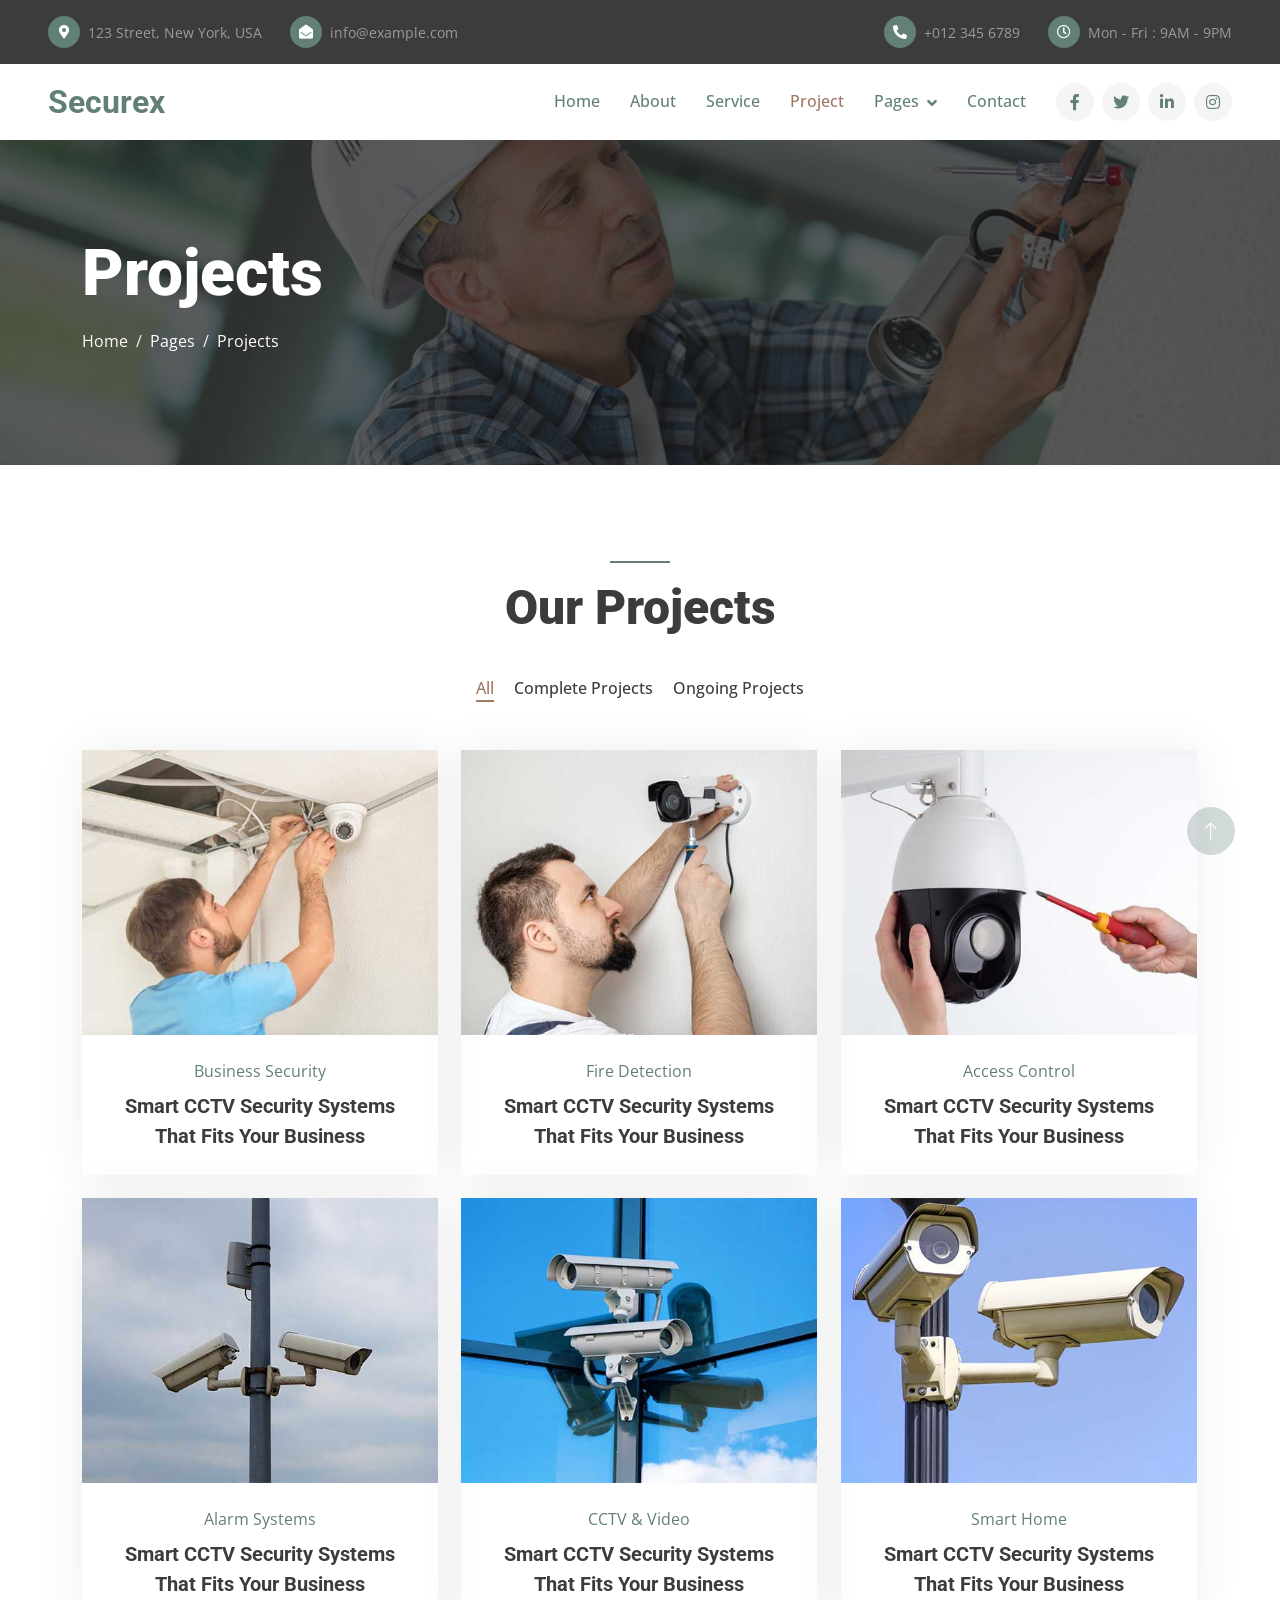
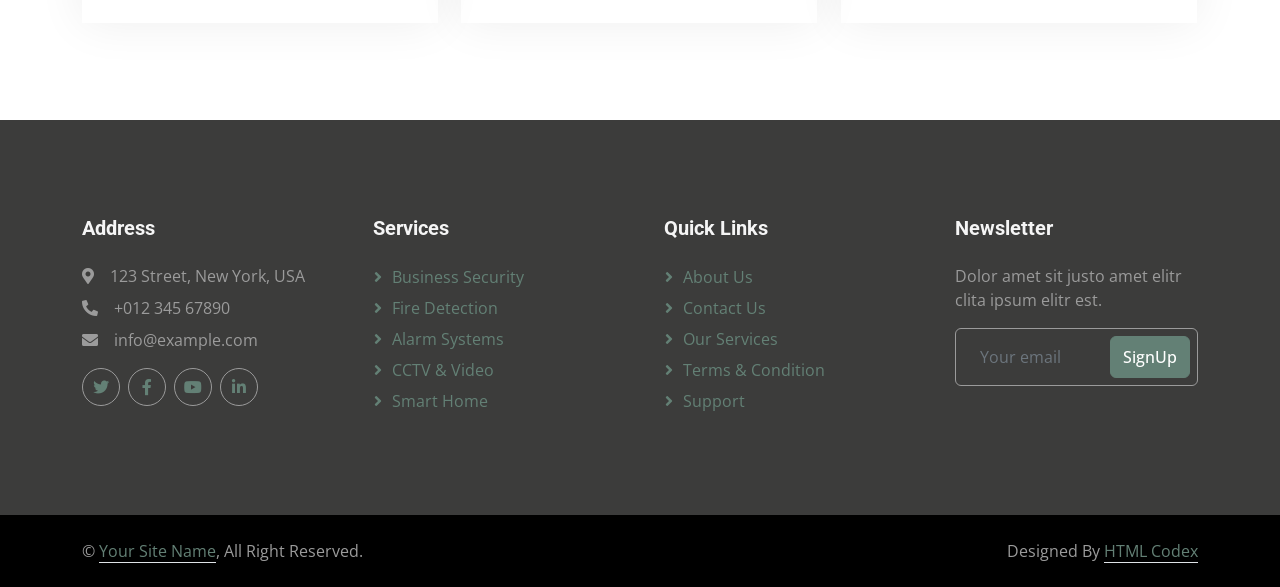
<file: project.html>
<!DOCTYPE html>
<html lang="en">

<head>
    <meta charset="utf-8">
    <title>Securex - CCTV Camera Website Template</title>
    <meta content="width=device-width, initial-scale=1.0" name="viewport">
    <meta content="" name="keywords">
    <meta content="" name="description">

    <!-- Favicon -->
    <link href="img/favicon.ico" rel="icon">

    <!-- Google Web Fonts -->
    <link rel="preconnect" href="https://fonts.googleapis.com">
    <link rel="preconnect" href="https://fonts.gstatic.com" crossorigin>
    <link href="https://fonts.googleapis.com/css2?family=Open+Sans:wght@400;500&family=Roboto:wght@500;700;900&display=swap" rel="stylesheet"> 

    <!-- Icon Font Stylesheet -->
    <link href="https://cdnjs.cloudflare.com/ajax/libs/font-awesome/5.10.0/css/all.min.css" rel="stylesheet">
    <link href="https://cdn.jsdelivr.net/npm/bootstrap-icons@1.4.1/font/bootstrap-icons.css" rel="stylesheet">

    <!-- Libraries Stylesheet -->
    <link href="lib/animate/animate.min.css" rel="stylesheet">
    <link href="lib/owlcarousel/assets/owl.carousel.min.css" rel="stylesheet">
    <link href="lib/lightbox/css/lightbox.min.css" rel="stylesheet">

    <!-- Customized Bootstrap Stylesheet -->
    <link href="css/bootstrap.min.css" rel="stylesheet">

    <!-- Template Stylesheet -->
    <link href="css/style.css" rel="stylesheet">
</head>

<body>
    <!-- Spinner Start -->
    <div id="spinner" class="show bg-white position-fixed translate-middle w-100 vh-100 top-50 start-50 d-flex align-items-center justify-content-center">
        <div class="spinner-border text-primary" style="width: 3rem; height: 3rem;" role="status">
            <span class="sr-only">Loading...</span>
        </div>
    </div>
    <!-- Spinner End -->


    <!-- Topbar Start -->
    <div class="container-fluid bg-dark px-5">
        <div class="row gx-4 d-none d-lg-flex">
            <div class="col-lg-6 text-start">
                <div class="h-100 d-inline-flex align-items-center py-3 me-4">
                    <div class="btn-sm-square rounded-circle bg-primary me-2">
                        <small class="fa fa-map-marker-alt text-white"></small>
                    </div>
                    <small>123 Street, New York, USA</small>
                </div>
                <div class="h-100 d-inline-flex align-items-center py-3">
                    <div class="btn-sm-square rounded-circle bg-primary me-2">
                        <small class="fa fa-envelope-open text-white"></small>
                    </div>
                    <small>info@example.com</small>
                </div>
            </div>
            <div class="col-lg-6 text-end">
                <div class="h-100 d-inline-flex align-items-center py-3 me-4">
                    <div class="btn-sm-square rounded-circle bg-primary me-2">
                        <small class="fa fa-phone-alt text-white"></small>
                    </div>
                    <small>+012 345 6789</small>
                </div>
                <div class="h-100 d-inline-flex align-items-center py-3">
                    <div class="btn-sm-square rounded-circle bg-primary me-2">
                        <small class="far fa-clock text-white"></small>
                    </div>
                    <small>Mon - Fri : 9AM - 9PM</small>
                </div>
            </div>
        </div>
    </div>
    <!-- Topbar End -->


    <!-- Navbar Start -->
    <nav class="navbar navbar-expand-lg bg-white navbar-light sticky-top p-0 px-4 px-lg-5">
        <a href="index.html" class="navbar-brand d-flex align-items-center">
            <h2 class="m-0 text-primary">Securex</h2>
        </a>
        <button type="button" class="navbar-toggler" data-bs-toggle="collapse" data-bs-target="#navbarCollapse">
            <span class="navbar-toggler-icon"></span>
        </button>
        <div class="collapse navbar-collapse" id="navbarCollapse">
            <div class="navbar-nav ms-auto py-4 py-lg-0">
                <a href="index.html" class="nav-item nav-link">Home</a>
                <a href="about.html" class="nav-item nav-link">About</a>
                <a href="service.html" class="nav-item nav-link">Service</a>
                <a href="project.html" class="nav-item nav-link active">Project</a>
                <div class="nav-item dropdown">
                    <a href="#" class="nav-link dropdown-toggle" data-bs-toggle="dropdown">Pages</a>
                    <div class="dropdown-menu rounded-0 rounded-bottom m-0">
                        <a href="feature.html" class="dropdown-item">Feature</a>
                        <a href="quote.html" class="dropdown-item">Free Quote</a>
                        <a href="team.html" class="dropdown-item">Our Team</a>
                        <a href="testimonial.html" class="dropdown-item">Testimonial</a>
                        <a href="404.html" class="dropdown-item">404 Page</a>
                    </div>
                </div>
                <a href="contact.html" class="nav-item nav-link">Contact</a>
            </div>
            <div class="h-100 d-lg-inline-flex align-items-center d-none">
                <a class="btn btn-square rounded-circle bg-light text-primary me-2" href=""><i class="fab fa-facebook-f"></i></a>
                <a class="btn btn-square rounded-circle bg-light text-primary me-2" href=""><i class="fab fa-twitter"></i></a>
                <a class="btn btn-square rounded-circle bg-light text-primary me-2" href=""><i class="fab fa-linkedin-in"></i></a>
                <a class="btn btn-square rounded-circle bg-light text-primary me-0" href=""><i class="fab fa-instagram"></i></a>
            </div>
        </div>
    </nav>
    <!-- Navbar End -->


    <!-- Page Header Start -->
    <div class="container-fluid page-header py-5 mb-5">
        <div class="container py-5">
            <h1 class="display-3 text-white mb-3 animated slideInDown">Projects</h1>
            <nav aria-label="breadcrumb animated slideInDown">
                <ol class="breadcrumb">
                    <li class="breadcrumb-item"><a class="text-white" href="#">Home</a></li>
                    <li class="breadcrumb-item"><a class="text-white" href="#">Pages</a></li>
                    <li class="breadcrumb-item text-white active" aria-current="page">Projects</li>
                </ol>
            </nav>
        </div>
    </div>
    <!-- Page Header End -->


    <!-- Projects Start -->
    <div class="container-xxl py-5">
        <div class="container">
            <div class="text-center wow fadeInUp" data-wow-delay="0.1s">
                <div class="bg-primary mb-3 mx-auto" style="width: 60px; height: 2px;"></div>
                <h1 class="display-5 mb-5">Our Projects</h1>
            </div>
            <div class="row mt-n2 wow fadeInUp" data-wow-delay="0.3s">
                <div class="col-12 text-center">
                    <ul class="list-inline mb-5" id="portfolio-flters">
                        <li class="mx-2 active" data-filter="*">All</li>
                        <li class="mx-2" data-filter=".first">Complete Projects</li>
                        <li class="mx-2" data-filter=".second">Ongoing Projects</li>
                    </ul>
                </div>
            </div>
            <div class="row g-4 portfolio-container">
                <div class="col-lg-4 col-md-6 portfolio-item first wow fadeInUp" data-wow-delay="0.1s">
                    <div class="portfolio-inner">
                        <img class="img-fluid w-100" src="img/portfolio-1.jpg" alt="">
                        <div class="text-center p-4">
                            <p class="text-primary mb-2">Business Security</p>
                            <h5 class="lh-base mb-0">Smart CCTV Security Systems That Fits Your Business</h5>
                        </div>
                        <div class="portfolio-text text-center bg-white p-4">
                            <p class="text-primary mb-2">Business Security</p>
                            <h5 class="lh-base mb-3">Smart CCTV Security Systems That Fits Your Business</h5>
                            <div class="d-flex justify-content-center">
                                <a class="btn btn-square btn-primary rounded-circle mx-1" href="img/portfolio-1.jpg" data-lightbox="portfolio"><i class="fa fa-eye"></i></a>
                                <a class="btn btn-square btn-primary rounded-circle mx-1" href=""><i class="fa fa-link"></i></a>
                            </div>
                        </div>
                    </div>
                </div>
                <div class="col-lg-4 col-md-6 portfolio-item second wow fadeInUp" data-wow-delay="0.3s">
                    <div class="portfolio-inner">
                        <img class="img-fluid w-100" src="img/portfolio-2.jpg" alt="">
                        <div class="text-center p-4">
                            <p class="text-primary mb-2">Fire Detection</p>
                            <h5 class="lh-base mb-0">Smart CCTV Security Systems That Fits Your Business</h5>
                        </div>
                        <div class="portfolio-text text-center bg-white p-4">
                            <p class="text-primary mb-2">Fire Detection</p>
                            <h5 class="lh-base mb-3">Smart CCTV Security Systems That Fits Your Business</h5>
                            <div class="d-flex justify-content-center">
                                <a class="btn btn-square btn-primary rounded-circle mx-1" href="img/portfolio-2.jpg" data-lightbox="portfolio"><i class="fa fa-eye"></i></a>
                                <a class="btn btn-square btn-primary rounded-circle mx-1" href=""><i class="fa fa-link"></i></a>
                            </div>
                        </div>
                    </div>
                </div>
                <div class="col-lg-4 col-md-6 portfolio-item first wow fadeInUp" data-wow-delay="0.5s">
                    <div class="portfolio-inner">
                        <img class="img-fluid w-100" src="img/portfolio-3.jpg" alt="">
                        <div class="text-center p-4">
                            <p class="text-primary mb-2">Access Control</p>
                            <h5 class="lh-base mb-0">Smart CCTV Security Systems That Fits Your Business</h5>
                        </div>
                        <div class="portfolio-text text-center bg-white p-4">
                            <p class="text-primary mb-2">Access Control</p>
                            <h5 class="lh-base mb-3">Smart CCTV Security Systems That Fits Your Business</h5>
                            <div class="d-flex justify-content-center">
                                <a class="btn btn-square btn-primary rounded-circle mx-1" href="img/portfolio-3.jpg" data-lightbox="portfolio"><i class="fa fa-eye"></i></a>
                                <a class="btn btn-square btn-primary rounded-circle mx-1" href=""><i class="fa fa-link"></i></a>
                            </div>
                        </div>
                    </div>
                </div>
                <div class="col-lg-4 col-md-6 portfolio-item second wow fadeInUp" data-wow-delay="0.1s">
                    <div class="portfolio-inner">
                        <img class="img-fluid w-100" src="img/portfolio-4.jpg" alt="">
                        <div class="text-center p-4">
                            <p class="text-primary mb-2">Alarm Systems</p>
                            <h5 class="lh-base mb-0">Smart CCTV Security Systems That Fits Your Business</h5>
                        </div>
                        <div class="portfolio-text text-center bg-white p-4">
                            <p class="text-primary mb-2">Alarm Systems</p>
                            <h5 class="lh-base mb-3">Smart CCTV Security Systems That Fits Your Business</h5>
                            <div class="d-flex justify-content-center">
                                <a class="btn btn-square btn-primary rounded-circle mx-1" href="img/portfolio-4.jpg" data-lightbox="portfolio"><i class="fa fa-eye"></i></a>
                                <a class="btn btn-square btn-primary rounded-circle mx-1" href=""><i class="fa fa-link"></i></a>
                            </div>
                        </div>
                    </div>
                </div>
                <div class="col-lg-4 col-md-6 portfolio-item first wow fadeInUp" data-wow-delay="0.3s">
                    <div class="portfolio-inner">
                        <img class="img-fluid w-100" src="img/portfolio-5.jpg" alt="">
                        <div class="text-center p-4">
                            <p class="text-primary mb-2">CCTV & Video</p>
                            <h5 class="lh-base mb-0">Smart CCTV Security Systems That Fits Your Business</h5>
                        </div>
                        <div class="portfolio-text text-center bg-white p-4">
                            <p class="text-primary mb-2">CCTV & Video</p>
                            <h5 class="lh-base mb-3">Smart CCTV Security Systems That Fits Your Business</h5>
                            <div class="d-flex justify-content-center">
                                <a class="btn btn-square btn-primary rounded-circle mx-1" href="img/portfolio-5.jpg" data-lightbox="portfolio"><i class="fa fa-eye"></i></a>
                                <a class="btn btn-square btn-primary rounded-circle mx-1" href=""><i class="fa fa-link"></i></a>
                            </div>
                        </div>
                    </div>
                </div>
                <div class="col-lg-4 col-md-6 portfolio-item second wow fadeInUp" data-wow-delay="0.5s">
                    <div class="portfolio-inner">
                        <img class="img-fluid w-100" src="img/portfolio-6.jpg" alt="">
                        <div class="text-center p-4">
                            <p class="text-primary mb-2">Smart Home</p>
                            <h5 class="lh-base mb-0">Smart CCTV Security Systems That Fits Your Business</h5>
                        </div>
                        <div class="portfolio-text text-center bg-white p-4">
                            <p class="text-primary mb-2">Smart Home</p>
                            <h5 class="lh-base mb-3">Smart CCTV Security Systems That Fits Your Business</h5>
                            <div class="d-flex justify-content-center">
                                <a class="btn btn-square btn-primary rounded-circle mx-1" href="img/portfolio-6.jpg" data-lightbox="portfolio"><i class="fa fa-eye"></i></a>
                                <a class="btn btn-square btn-primary rounded-circle mx-1" href=""><i class="fa fa-link"></i></a>
                            </div>
                        </div>
                    </div>
                </div>
            </div>
        </div>
    </div>
    <!-- Projects End -->
        

    <!-- Footer Start -->
    <div class="container-fluid bg-dark text-secondary footer mt-5 py-5 wow fadeIn" data-wow-delay="0.1s">
        <div class="container py-5">
            <div class="row g-5">
                <div class="col-lg-3 col-md-6">
                    <h5 class="text-light mb-4">Address</h5>
                    <p class="mb-2"><i class="fa fa-map-marker-alt me-3"></i>123 Street, New York, USA</p>
                    <p class="mb-2"><i class="fa fa-phone-alt me-3"></i>+012 345 67890</p>
                    <p class="mb-2"><i class="fa fa-envelope me-3"></i>info@example.com</p>
                    <div class="d-flex pt-2">
                        <a class="btn btn-square btn-outline-secondary rounded-circle me-2" href=""><i class="fab fa-twitter"></i></a>
                        <a class="btn btn-square btn-outline-secondary rounded-circle me-2" href=""><i class="fab fa-facebook-f"></i></a>
                        <a class="btn btn-square btn-outline-secondary rounded-circle me-2" href=""><i class="fab fa-youtube"></i></a>
                        <a class="btn btn-square btn-outline-secondary rounded-circle me-2" href=""><i class="fab fa-linkedin-in"></i></a>
                    </div>
                </div>
                <div class="col-lg-3 col-md-6">
                    <h5 class="text-light mb-4">Services</h5>
                    <a class="btn btn-link" href="">Business Security</a>
                    <a class="btn btn-link" href="">Fire Detection</a>
                    <a class="btn btn-link" href="">Alarm Systems</a>
                    <a class="btn btn-link" href="">CCTV & Video</a>
                    <a class="btn btn-link" href="">Smart Home</a>
                </div>
                <div class="col-lg-3 col-md-6">
                    <h5 class="text-light mb-4">Quick Links</h5>
                    <a class="btn btn-link" href="">About Us</a>
                    <a class="btn btn-link" href="">Contact Us</a>
                    <a class="btn btn-link" href="">Our Services</a>
                    <a class="btn btn-link" href="">Terms & Condition</a>
                    <a class="btn btn-link" href="">Support</a>
                </div>
                <div class="col-lg-3 col-md-6">
                    <h5 class="text-light mb-4">Newsletter</h5>
                    <p>Dolor amet sit justo amet elitr clita ipsum elitr est.</p>
                    <div class="position-relative w-100">
                        <input class="form-control bg-transparent border-secondary w-100 py-3 ps-4 pe-5" type="text" placeholder="Your email">
                        <button type="button" class="btn btn-primary py-2 position-absolute top-0 end-0 mt-2 me-2">SignUp</button>
                    </div>
                </div>
            </div>
        </div>
    </div>
    <!-- Footer End -->


    <!-- Copyright Start -->
    <div class="container-fluid py-4" style="background: #000000;">
        <div class="container">
            <div class="row">
                <div class="col-md-6 text-center text-md-start mb-3 mb-md-0">
                    &copy; <a class="border-bottom" href="#">Your Site Name</a>, All Right Reserved.
                </div>
                <div class="col-md-6 text-center text-md-end">
                    <!--/*** This template is free as long as you keep the footer author’s credit link/attribution link/backlink. If you'd like to use the template without the footer author’s credit link/attribution link/backlink, you can purchase the Credit Removal License from "https://htmlcodex.com/credit-removal". Thank you for your support. ***/-->
                    Designed By <a class="border-bottom" href="https://htmlcodex.com">HTML Codex</a>
                </div>
            </div>
        </div>
    </div>
    <!-- Copyright End -->


    <!-- Back to Top -->
    <a href="#" class="btn btn-lg btn-primary btn-lg-square rounded-circle back-to-top"><i class="bi bi-arrow-up"></i></a>


    <!-- JavaScript Libraries -->
    <script src="https://code.jquery.com/jquery-3.4.1.min.js"></script>
    <script src="https://cdn.jsdelivr.net/npm/bootstrap@5.0.0/dist/js/bootstrap.bundle.min.js"></script>
    <script src="lib/wow/wow.min.js"></script>
    <script src="lib/easing/easing.min.js"></script>
    <script src="lib/waypoints/waypoints.min.js"></script>
    <script src="lib/counterup/counterup.min.js"></script>
    <script src="lib/owlcarousel/owl.carousel.min.js"></script>
    <script src="lib/isotope/isotope.pkgd.min.js"></script>
    <script src="lib/lightbox/js/lightbox.min.js"></script>

    <!-- Template Javascript -->
    <script src="js/main.js"></script>
</body>

</html>
</file>
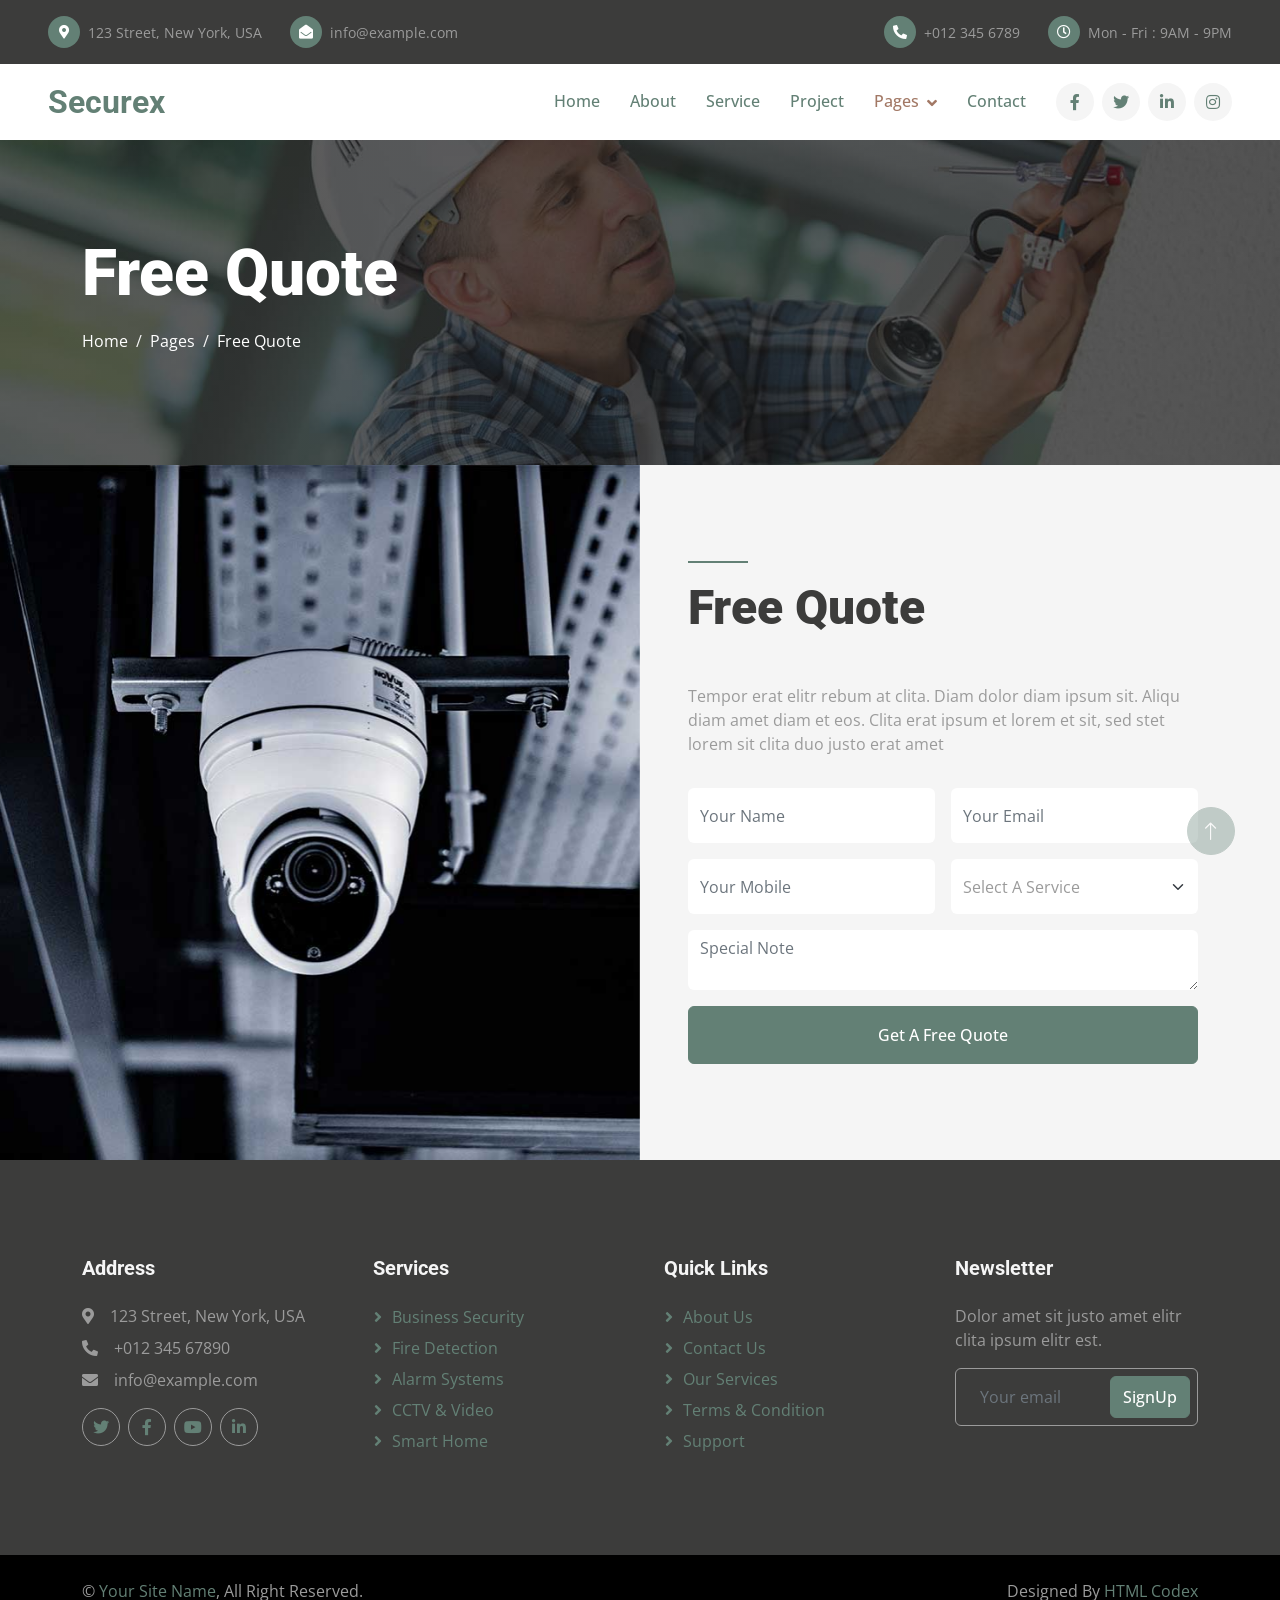
<file: quote.html>
<!DOCTYPE html>
<html lang="en">

<head>
    <meta charset="utf-8">
    <title>Securex - CCTV Camera Website Template</title>
    <meta content="width=device-width, initial-scale=1.0" name="viewport">
    <meta content="" name="keywords">
    <meta content="" name="description">

    <!-- Favicon -->
    <link href="img/favicon.ico" rel="icon">

    <!-- Google Web Fonts -->
    <link rel="preconnect" href="https://fonts.googleapis.com">
    <link rel="preconnect" href="https://fonts.gstatic.com" crossorigin>
    <link href="https://fonts.googleapis.com/css2?family=Open+Sans:wght@400;500&family=Roboto:wght@500;700;900&display=swap" rel="stylesheet"> 

    <!-- Icon Font Stylesheet -->
    <link href="https://cdnjs.cloudflare.com/ajax/libs/font-awesome/5.10.0/css/all.min.css" rel="stylesheet">
    <link href="https://cdn.jsdelivr.net/npm/bootstrap-icons@1.4.1/font/bootstrap-icons.css" rel="stylesheet">

    <!-- Libraries Stylesheet -->
    <link href="lib/animate/animate.min.css" rel="stylesheet">
    <link href="lib/owlcarousel/assets/owl.carousel.min.css" rel="stylesheet">
    <link href="lib/lightbox/css/lightbox.min.css" rel="stylesheet">

    <!-- Customized Bootstrap Stylesheet -->
    <link href="css/bootstrap.min.css" rel="stylesheet">

    <!-- Template Stylesheet -->
    <link href="css/style.css" rel="stylesheet">
</head>

<body>
    <!-- Spinner Start -->
    <div id="spinner" class="show bg-white position-fixed translate-middle w-100 vh-100 top-50 start-50 d-flex align-items-center justify-content-center">
        <div class="spinner-border text-primary" style="width: 3rem; height: 3rem;" role="status">
            <span class="sr-only">Loading...</span>
        </div>
    </div>
    <!-- Spinner End -->


    <!-- Topbar Start -->
    <div class="container-fluid bg-dark px-5">
        <div class="row gx-4 d-none d-lg-flex">
            <div class="col-lg-6 text-start">
                <div class="h-100 d-inline-flex align-items-center py-3 me-4">
                    <div class="btn-sm-square rounded-circle bg-primary me-2">
                        <small class="fa fa-map-marker-alt text-white"></small>
                    </div>
                    <small>123 Street, New York, USA</small>
                </div>
                <div class="h-100 d-inline-flex align-items-center py-3">
                    <div class="btn-sm-square rounded-circle bg-primary me-2">
                        <small class="fa fa-envelope-open text-white"></small>
                    </div>
                    <small>info@example.com</small>
                </div>
            </div>
            <div class="col-lg-6 text-end">
                <div class="h-100 d-inline-flex align-items-center py-3 me-4">
                    <div class="btn-sm-square rounded-circle bg-primary me-2">
                        <small class="fa fa-phone-alt text-white"></small>
                    </div>
                    <small>+012 345 6789</small>
                </div>
                <div class="h-100 d-inline-flex align-items-center py-3">
                    <div class="btn-sm-square rounded-circle bg-primary me-2">
                        <small class="far fa-clock text-white"></small>
                    </div>
                    <small>Mon - Fri : 9AM - 9PM</small>
                </div>
            </div>
        </div>
    </div>
    <!-- Topbar End -->


    <!-- Navbar Start -->
    <nav class="navbar navbar-expand-lg bg-white navbar-light sticky-top p-0 px-4 px-lg-5">
        <a href="index.html" class="navbar-brand d-flex align-items-center">
            <h2 class="m-0 text-primary">Securex</h2>
        </a>
        <button type="button" class="navbar-toggler" data-bs-toggle="collapse" data-bs-target="#navbarCollapse">
            <span class="navbar-toggler-icon"></span>
        </button>
        <div class="collapse navbar-collapse" id="navbarCollapse">
            <div class="navbar-nav ms-auto py-4 py-lg-0">
                <a href="index.html" class="nav-item nav-link">Home</a>
                <a href="about.html" class="nav-item nav-link">About</a>
                <a href="service.html" class="nav-item nav-link">Service</a>
                <a href="project.html" class="nav-item nav-link">Project</a>
                <div class="nav-item dropdown">
                    <a href="#" class="nav-link dropdown-toggle active" data-bs-toggle="dropdown">Pages</a>
                    <div class="dropdown-menu rounded-0 rounded-bottom m-0">
                        <a href="feature.html" class="dropdown-item">Feature</a>
                        <a href="quote.html" class="dropdown-item active">Free Quote</a>
                        <a href="team.html" class="dropdown-item">Our Team</a>
                        <a href="testimonial.html" class="dropdown-item">Testimonial</a>
                        <a href="404.html" class="dropdown-item">404 Page</a>
                    </div>
                </div>
                <a href="contact.html" class="nav-item nav-link">Contact</a>
            </div>
            <div class="h-100 d-lg-inline-flex align-items-center d-none">
                <a class="btn btn-square rounded-circle bg-light text-primary me-2" href=""><i class="fab fa-facebook-f"></i></a>
                <a class="btn btn-square rounded-circle bg-light text-primary me-2" href=""><i class="fab fa-twitter"></i></a>
                <a class="btn btn-square rounded-circle bg-light text-primary me-2" href=""><i class="fab fa-linkedin-in"></i></a>
                <a class="btn btn-square rounded-circle bg-light text-primary me-0" href=""><i class="fab fa-instagram"></i></a>
            </div>
        </div>
    </nav>
    <!-- Navbar End -->


    <!-- Page Header Start -->
    <div class="container-fluid page-header py-5">
        <div class="container py-5">
            <h1 class="display-3 text-white mb-3 animated slideInDown">Free Quote</h1>
            <nav aria-label="breadcrumb animated slideInDown">
                <ol class="breadcrumb">
                    <li class="breadcrumb-item"><a class="text-white" href="#">Home</a></li>
                    <li class="breadcrumb-item"><a class="text-white" href="#">Pages</a></li>
                    <li class="breadcrumb-item text-white active" aria-current="page">Free Quote</li>
                </ol>
            </nav>
        </div>
    </div>
    <!-- Page Header End -->


    <!-- Quote Start -->
    <div class="container-fluid bg-light overflow-hidden px-lg-0">
        <div class="container quote px-lg-0">
            <div class="row g-0 mx-lg-0">
                <div class="col-lg-6 ps-lg-0" style="min-height: 400px;">
                    <div class="position-relative h-100">
                        <img class="position-absolute img-fluid w-100 h-100" src="img/quote.jpg" style="object-fit: cover;" alt="">
                    </div>
                </div>
                <div class="col-lg-6 quote-text py-5 wow fadeIn" data-wow-delay="0.5s">
                    <div class="p-lg-5 pe-lg-0">
                        <div class="bg-primary mb-3" style="width: 60px; height: 2px;"></div>
                        <h1 class="display-5 mb-5">Free Quote</h1>
                        <p class="mb-4 pb-2">Tempor erat elitr rebum at clita. Diam dolor diam ipsum sit. Aliqu diam amet diam et eos. Clita erat ipsum et lorem et sit, sed stet lorem sit clita duo justo erat amet</p>
                        <form>
                            <div class="row g-3">
                                <div class="col-12 col-sm-6">
                                    <input type="text" class="form-control border-0" placeholder="Your Name" style="height: 55px;">
                                </div>
                                <div class="col-12 col-sm-6">
                                    <input type="email" class="form-control border-0" placeholder="Your Email" style="height: 55px;">
                                </div>
                                <div class="col-12 col-sm-6">
                                    <input type="text" class="form-control border-0" placeholder="Your Mobile" style="height: 55px;">
                                </div>
                                <div class="col-12 col-sm-6">
                                    <select class="form-select border-0" style="height: 55px;">
                                        <option selected>Select A Service</option>
                                        <option value="1">Service 1</option>
                                        <option value="2">Service 2</option>
                                        <option value="3">Service 3</option>
                                    </select>
                                </div>
                                <div class="col-12">
                                    <textarea class="form-control border-0" placeholder="Special Note"></textarea>
                                </div>
                                <div class="col-12">
                                    <button class="btn btn-primary w-100 py-3" type="submit">Get A Free Quote</button>
                                </div>
                            </div>
                        </form>
                    </div>
                </div>
            </div>
        </div>
    </div>
    <!-- Quote End -->
        

    <!-- Footer Start -->
    <div class="container-fluid bg-dark text-secondary footer py-5 wow fadeIn" data-wow-delay="0.1s">
        <div class="container py-5">
            <div class="row g-5">
                <div class="col-lg-3 col-md-6">
                    <h5 class="text-light mb-4">Address</h5>
                    <p class="mb-2"><i class="fa fa-map-marker-alt me-3"></i>123 Street, New York, USA</p>
                    <p class="mb-2"><i class="fa fa-phone-alt me-3"></i>+012 345 67890</p>
                    <p class="mb-2"><i class="fa fa-envelope me-3"></i>info@example.com</p>
                    <div class="d-flex pt-2">
                        <a class="btn btn-square btn-outline-secondary rounded-circle me-2" href=""><i class="fab fa-twitter"></i></a>
                        <a class="btn btn-square btn-outline-secondary rounded-circle me-2" href=""><i class="fab fa-facebook-f"></i></a>
                        <a class="btn btn-square btn-outline-secondary rounded-circle me-2" href=""><i class="fab fa-youtube"></i></a>
                        <a class="btn btn-square btn-outline-secondary rounded-circle me-2" href=""><i class="fab fa-linkedin-in"></i></a>
                    </div>
                </div>
                <div class="col-lg-3 col-md-6">
                    <h5 class="text-light mb-4">Services</h5>
                    <a class="btn btn-link" href="">Business Security</a>
                    <a class="btn btn-link" href="">Fire Detection</a>
                    <a class="btn btn-link" href="">Alarm Systems</a>
                    <a class="btn btn-link" href="">CCTV & Video</a>
                    <a class="btn btn-link" href="">Smart Home</a>
                </div>
                <div class="col-lg-3 col-md-6">
                    <h5 class="text-light mb-4">Quick Links</h5>
                    <a class="btn btn-link" href="">About Us</a>
                    <a class="btn btn-link" href="">Contact Us</a>
                    <a class="btn btn-link" href="">Our Services</a>
                    <a class="btn btn-link" href="">Terms & Condition</a>
                    <a class="btn btn-link" href="">Support</a>
                </div>
                <div class="col-lg-3 col-md-6">
                    <h5 class="text-light mb-4">Newsletter</h5>
                    <p>Dolor amet sit justo amet elitr clita ipsum elitr est.</p>
                    <div class="position-relative w-100">
                        <input class="form-control bg-transparent border-secondary w-100 py-3 ps-4 pe-5" type="text" placeholder="Your email">
                        <button type="button" class="btn btn-primary py-2 position-absolute top-0 end-0 mt-2 me-2">SignUp</button>
                    </div>
                </div>
            </div>
        </div>
    </div>
    <!-- Footer End -->


    <!-- Copyright Start -->
    <div class="container-fluid py-4" style="background: #000000;">
        <div class="container">
            <div class="row">
                <div class="col-md-6 text-center text-md-start mb-3 mb-md-0">
                    &copy; <a class="border-bottom" href="#">Your Site Name</a>, All Right Reserved.
                </div>
                <div class="col-md-6 text-center text-md-end">
                    <!--/*** This template is free as long as you keep the footer author’s credit link/attribution link/backlink. If you'd like to use the template without the footer author’s credit link/attribution link/backlink, you can purchase the Credit Removal License from "https://htmlcodex.com/credit-removal". Thank you for your support. ***/-->
                    Designed By <a class="border-bottom" href="https://htmlcodex.com">HTML Codex</a>
                </div>
            </div>
        </div>
    </div>
    <!-- Copyright End -->


    <!-- Back to Top -->
    <a href="#" class="btn btn-lg btn-primary btn-lg-square rounded-circle back-to-top"><i class="bi bi-arrow-up"></i></a>


    <!-- JavaScript Libraries -->
    <script src="https://code.jquery.com/jquery-3.4.1.min.js"></script>
    <script src="https://cdn.jsdelivr.net/npm/bootstrap@5.0.0/dist/js/bootstrap.bundle.min.js"></script>
    <script src="lib/wow/wow.min.js"></script>
    <script src="lib/easing/easing.min.js"></script>
    <script src="lib/waypoints/waypoints.min.js"></script>
    <script src="lib/counterup/counterup.min.js"></script>
    <script src="lib/owlcarousel/owl.carousel.min.js"></script>
    <script src="lib/isotope/isotope.pkgd.min.js"></script>
    <script src="lib/lightbox/js/lightbox.min.js"></script>

    <!-- Template Javascript -->
    <script src="js/main.js"></script>
</body>

</html>
</file>
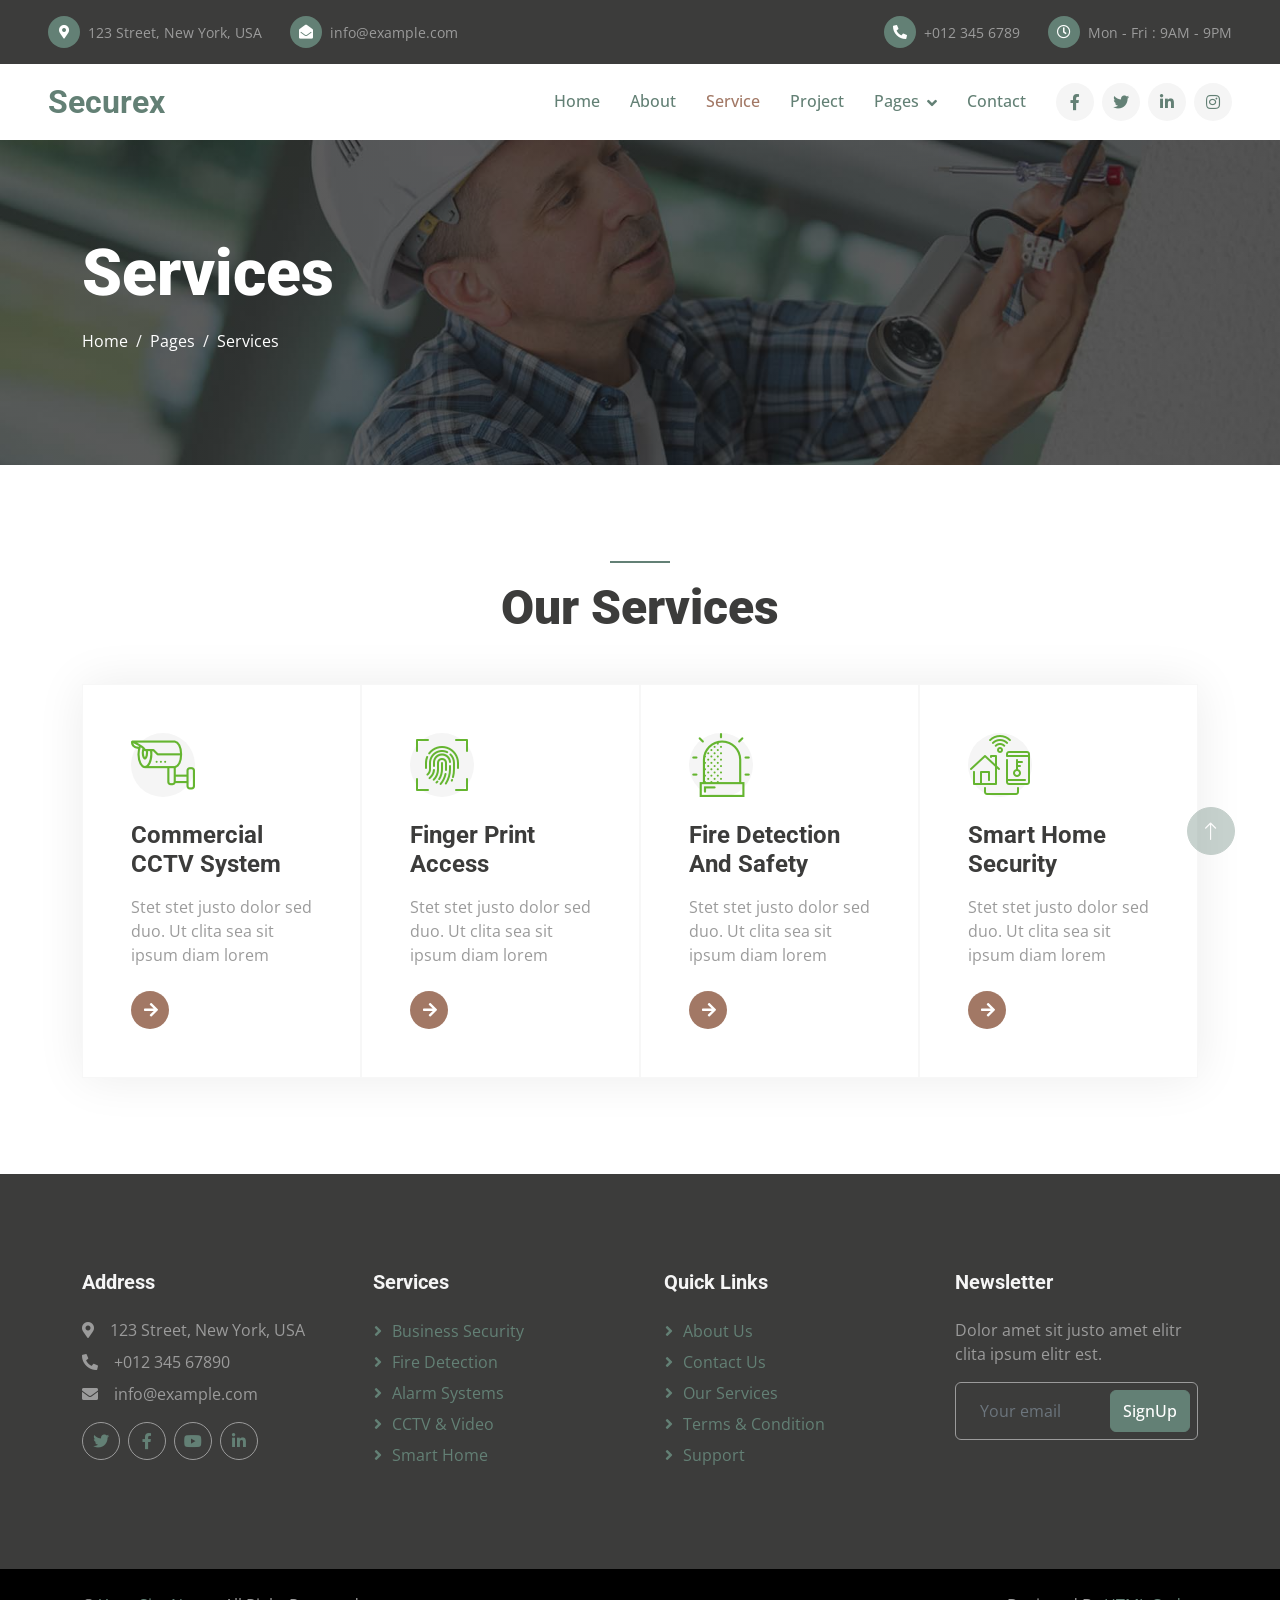
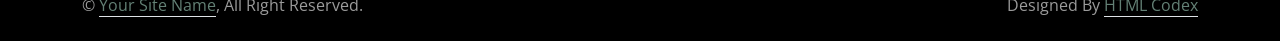
<file: service.html>
<!DOCTYPE html>
<html lang="en">

<head>
    <meta charset="utf-8">
    <title>Securex - CCTV Camera Website Template</title>
    <meta content="width=device-width, initial-scale=1.0" name="viewport">
    <meta content="" name="keywords">
    <meta content="" name="description">

    <!-- Favicon -->
    <link href="img/favicon.ico" rel="icon">

    <!-- Google Web Fonts -->
    <link rel="preconnect" href="https://fonts.googleapis.com">
    <link rel="preconnect" href="https://fonts.gstatic.com" crossorigin>
    <link href="https://fonts.googleapis.com/css2?family=Open+Sans:wght@400;500&family=Roboto:wght@500;700;900&display=swap" rel="stylesheet"> 

    <!-- Icon Font Stylesheet -->
    <link href="https://cdnjs.cloudflare.com/ajax/libs/font-awesome/5.10.0/css/all.min.css" rel="stylesheet">
    <link href="https://cdn.jsdelivr.net/npm/bootstrap-icons@1.4.1/font/bootstrap-icons.css" rel="stylesheet">

    <!-- Libraries Stylesheet -->
    <link href="lib/animate/animate.min.css" rel="stylesheet">
    <link href="lib/owlcarousel/assets/owl.carousel.min.css" rel="stylesheet">
    <link href="lib/lightbox/css/lightbox.min.css" rel="stylesheet">

    <!-- Customized Bootstrap Stylesheet -->
    <link href="css/bootstrap.min.css" rel="stylesheet">

    <!-- Template Stylesheet -->
    <link href="css/style.css" rel="stylesheet">
</head>

<body>
    <!-- Spinner Start -->
    <div id="spinner" class="show bg-white position-fixed translate-middle w-100 vh-100 top-50 start-50 d-flex align-items-center justify-content-center">
        <div class="spinner-border text-primary" style="width: 3rem; height: 3rem;" role="status">
            <span class="sr-only">Loading...</span>
        </div>
    </div>
    <!-- Spinner End -->


    <!-- Topbar Start -->
    <div class="container-fluid bg-dark px-5">
        <div class="row gx-4 d-none d-lg-flex">
            <div class="col-lg-6 text-start">
                <div class="h-100 d-inline-flex align-items-center py-3 me-4">
                    <div class="btn-sm-square rounded-circle bg-primary me-2">
                        <small class="fa fa-map-marker-alt text-white"></small>
                    </div>
                    <small>123 Street, New York, USA</small>
                </div>
                <div class="h-100 d-inline-flex align-items-center py-3">
                    <div class="btn-sm-square rounded-circle bg-primary me-2">
                        <small class="fa fa-envelope-open text-white"></small>
                    </div>
                    <small>info@example.com</small>
                </div>
            </div>
            <div class="col-lg-6 text-end">
                <div class="h-100 d-inline-flex align-items-center py-3 me-4">
                    <div class="btn-sm-square rounded-circle bg-primary me-2">
                        <small class="fa fa-phone-alt text-white"></small>
                    </div>
                    <small>+012 345 6789</small>
                </div>
                <div class="h-100 d-inline-flex align-items-center py-3">
                    <div class="btn-sm-square rounded-circle bg-primary me-2">
                        <small class="far fa-clock text-white"></small>
                    </div>
                    <small>Mon - Fri : 9AM - 9PM</small>
                </div>
            </div>
        </div>
    </div>
    <!-- Topbar End -->


    <!-- Navbar Start -->
    <nav class="navbar navbar-expand-lg bg-white navbar-light sticky-top p-0 px-4 px-lg-5">
        <a href="index.html" class="navbar-brand d-flex align-items-center">
            <h2 class="m-0 text-primary">Securex</h2>
        </a>
        <button type="button" class="navbar-toggler" data-bs-toggle="collapse" data-bs-target="#navbarCollapse">
            <span class="navbar-toggler-icon"></span>
        </button>
        <div class="collapse navbar-collapse" id="navbarCollapse">
            <div class="navbar-nav ms-auto py-4 py-lg-0">
                <a href="index.html" class="nav-item nav-link">Home</a>
                <a href="about.html" class="nav-item nav-link">About</a>
                <a href="service.html" class="nav-item nav-link active">Service</a>
                <a href="project.html" class="nav-item nav-link">Project</a>
                <div class="nav-item dropdown">
                    <a href="#" class="nav-link dropdown-toggle" data-bs-toggle="dropdown">Pages</a>
                    <div class="dropdown-menu rounded-0 rounded-bottom m-0">
                        <a href="feature.html" class="dropdown-item">Feature</a>
                        <a href="quote.html" class="dropdown-item">Free Quote</a>
                        <a href="team.html" class="dropdown-item">Our Team</a>
                        <a href="testimonial.html" class="dropdown-item">Testimonial</a>
                        <a href="404.html" class="dropdown-item">404 Page</a>
                    </div>
                </div>
                <a href="contact.html" class="nav-item nav-link">Contact</a>
            </div>
            <div class="h-100 d-lg-inline-flex align-items-center d-none">
                <a class="btn btn-square rounded-circle bg-light text-primary me-2" href=""><i class="fab fa-facebook-f"></i></a>
                <a class="btn btn-square rounded-circle bg-light text-primary me-2" href=""><i class="fab fa-twitter"></i></a>
                <a class="btn btn-square rounded-circle bg-light text-primary me-2" href=""><i class="fab fa-linkedin-in"></i></a>
                <a class="btn btn-square rounded-circle bg-light text-primary me-0" href=""><i class="fab fa-instagram"></i></a>
            </div>
        </div>
    </nav>
    <!-- Navbar End -->


    <!-- Page Header Start -->
    <div class="container-fluid page-header py-5 mb-5">
        <div class="container py-5">
            <h1 class="display-3 text-white mb-3 animated slideInDown">Services</h1>
            <nav aria-label="breadcrumb animated slideInDown">
                <ol class="breadcrumb">
                    <li class="breadcrumb-item"><a class="text-white" href="#">Home</a></li>
                    <li class="breadcrumb-item"><a class="text-white" href="#">Pages</a></li>
                    <li class="breadcrumb-item text-white active" aria-current="page">Services</li>
                </ol>
            </nav>
        </div>
    </div>
    <!-- Page Header End -->


    <!-- Service Start -->
    <div class="container-xxl py-5">
        <div class="container">
            <div class="text-center">
                <div class="bg-primary mb-3 mx-auto" style="width: 60px; height: 2px;"></div>
                <h1 class="display-5 mb-5">Our Services</h1>
            </div>
            <div class="row g-0 service-row">
                <div class="col-md-6 col-lg-3 wow fadeIn" data-wow-delay="0.1s">
                    <div class="service-item border h-100 p-5">
                        <div class="btn-square bg-light rounded-circle mb-4" style="width: 64px; height: 64px;">
                            <img class="img-fluid" src="img/icon/icon-6.png" alt="Icon">
                        </div>
                        <h4 class="mb-3">Commercial CCTV System</h4>
                        <p class="mb-4">Stet stet justo dolor sed duo. Ut clita sea sit ipsum diam lorem</p>
                        <a class="btn" href=""><i class="fa fa-arrow-right text-white me-3"></i>Read More</a>
                    </div>
                </div>
                <div class="col-md-6 col-lg-3 wow fadeIn" data-wow-delay="0.3s">
                    <div class="service-item border h-100 p-5">
                        <div class="btn-square bg-light rounded-circle mb-4" style="width: 64px; height: 64px;">
                            <img class="img-fluid" src="img/icon/icon-8.png" alt="Icon">
                        </div>
                        <h4 class="mb-3">Finger Print Access</h4>
                        <p class="mb-4">Stet stet justo dolor sed duo. Ut clita sea sit ipsum diam lorem</p>
                        <a class="btn" href=""><i class="fa fa-arrow-right text-white me-3"></i>Read More</a>
                    </div>
                </div>
                <div class="col-md-6 col-lg-3 wow fadeIn" data-wow-delay="0.5s">
                    <div class="service-item border h-100 p-5">
                        <div class="btn-square bg-light rounded-circle mb-4" style="width: 64px; height: 64px;">
                            <img class="img-fluid" src="img/icon/icon-9.png" alt="Icon">
                        </div>
                        <h4 class="mb-3">Fire Detection And Safety</h4>
                        <p class="mb-4">Stet stet justo dolor sed duo. Ut clita sea sit ipsum diam lorem</p>
                        <a class="btn" href=""><i class="fa fa-arrow-right text-white me-3"></i>Read More</a>
                    </div>
                </div>
                <div class="col-md-6 col-lg-3 wow fadeIn" data-wow-delay="0.7s">
                    <div class="service-item border h-100 p-5">
                        <div class="btn-square bg-light rounded-circle mb-4" style="width: 64px; height: 64px;">
                            <img class="img-fluid" src="img/icon/icon-3.png" alt="Icon">
                        </div>
                        <h4 class="mb-3">Smart Home Security</h4>
                        <p class="mb-4">Stet stet justo dolor sed duo. Ut clita sea sit ipsum diam lorem</p>
                        <a class="btn" href=""><i class="fa fa-arrow-right text-white me-3"></i>Read More</a>
                    </div>
                </div>
            </div>
        </div>
    </div>
    <!-- Service End -->
        

    <!-- Footer Start -->
    <div class="container-fluid bg-dark text-secondary footer mt-5 py-5 wow fadeIn" data-wow-delay="0.1s">
        <div class="container py-5">
            <div class="row g-5">
                <div class="col-lg-3 col-md-6">
                    <h5 class="text-light mb-4">Address</h5>
                    <p class="mb-2"><i class="fa fa-map-marker-alt me-3"></i>123 Street, New York, USA</p>
                    <p class="mb-2"><i class="fa fa-phone-alt me-3"></i>+012 345 67890</p>
                    <p class="mb-2"><i class="fa fa-envelope me-3"></i>info@example.com</p>
                    <div class="d-flex pt-2">
                        <a class="btn btn-square btn-outline-secondary rounded-circle me-2" href=""><i class="fab fa-twitter"></i></a>
                        <a class="btn btn-square btn-outline-secondary rounded-circle me-2" href=""><i class="fab fa-facebook-f"></i></a>
                        <a class="btn btn-square btn-outline-secondary rounded-circle me-2" href=""><i class="fab fa-youtube"></i></a>
                        <a class="btn btn-square btn-outline-secondary rounded-circle me-2" href=""><i class="fab fa-linkedin-in"></i></a>
                    </div>
                </div>
                <div class="col-lg-3 col-md-6">
                    <h5 class="text-light mb-4">Services</h5>
                    <a class="btn btn-link" href="">Business Security</a>
                    <a class="btn btn-link" href="">Fire Detection</a>
                    <a class="btn btn-link" href="">Alarm Systems</a>
                    <a class="btn btn-link" href="">CCTV & Video</a>
                    <a class="btn btn-link" href="">Smart Home</a>
                </div>
                <div class="col-lg-3 col-md-6">
                    <h5 class="text-light mb-4">Quick Links</h5>
                    <a class="btn btn-link" href="">About Us</a>
                    <a class="btn btn-link" href="">Contact Us</a>
                    <a class="btn btn-link" href="">Our Services</a>
                    <a class="btn btn-link" href="">Terms & Condition</a>
                    <a class="btn btn-link" href="">Support</a>
                </div>
                <div class="col-lg-3 col-md-6">
                    <h5 class="text-light mb-4">Newsletter</h5>
                    <p>Dolor amet sit justo amet elitr clita ipsum elitr est.</p>
                    <div class="position-relative w-100">
                        <input class="form-control bg-transparent border-secondary w-100 py-3 ps-4 pe-5" type="text" placeholder="Your email">
                        <button type="button" class="btn btn-primary py-2 position-absolute top-0 end-0 mt-2 me-2">SignUp</button>
                    </div>
                </div>
            </div>
        </div>
    </div>
    <!-- Footer End -->


    <!-- Copyright Start -->
    <div class="container-fluid py-4" style="background: #000000;">
        <div class="container">
            <div class="row">
                <div class="col-md-6 text-center text-md-start mb-3 mb-md-0">
                    &copy; <a class="border-bottom" href="#">Your Site Name</a>, All Right Reserved.
                </div>
                <div class="col-md-6 text-center text-md-end">
                    <!--/*** This template is free as long as you keep the footer author’s credit link/attribution link/backlink. If you'd like to use the template without the footer author’s credit link/attribution link/backlink, you can purchase the Credit Removal License from "https://htmlcodex.com/credit-removal". Thank you for your support. ***/-->
                    Designed By <a class="border-bottom" href="https://htmlcodex.com">HTML Codex</a>
                </div>
            </div>
        </div>
    </div>
    <!-- Copyright End -->


    <!-- Back to Top -->
    <a href="#" class="btn btn-lg btn-primary btn-lg-square rounded-circle back-to-top"><i class="bi bi-arrow-up"></i></a>


    <!-- JavaScript Libraries -->
    <script src="https://code.jquery.com/jquery-3.4.1.min.js"></script>
    <script src="https://cdn.jsdelivr.net/npm/bootstrap@5.0.0/dist/js/bootstrap.bundle.min.js"></script>
    <script src="lib/wow/wow.min.js"></script>
    <script src="lib/easing/easing.min.js"></script>
    <script src="lib/waypoints/waypoints.min.js"></script>
    <script src="lib/counterup/counterup.min.js"></script>
    <script src="lib/owlcarousel/owl.carousel.min.js"></script>
    <script src="lib/isotope/isotope.pkgd.min.js"></script>
    <script src="lib/lightbox/js/lightbox.min.js"></script>

    <!-- Template Javascript -->
    <script src="js/main.js"></script>
</body>

</html>
</file>
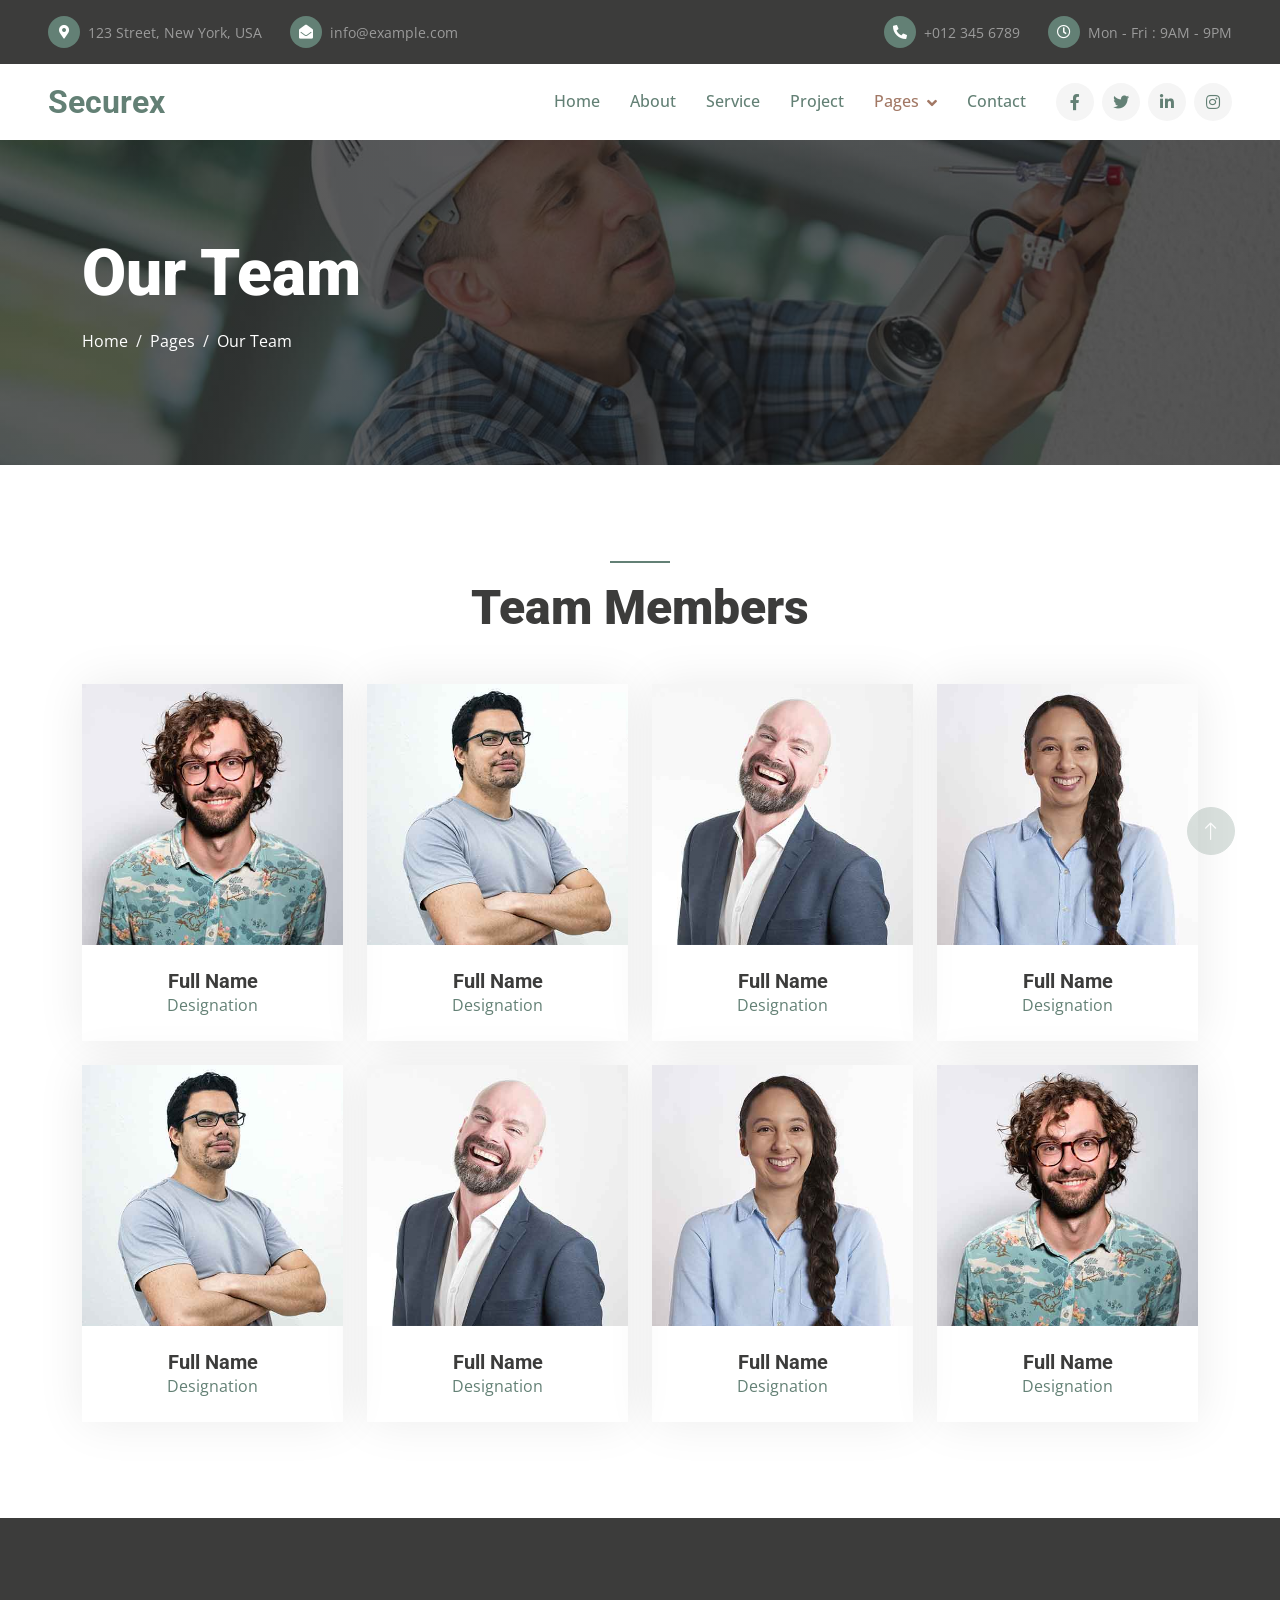
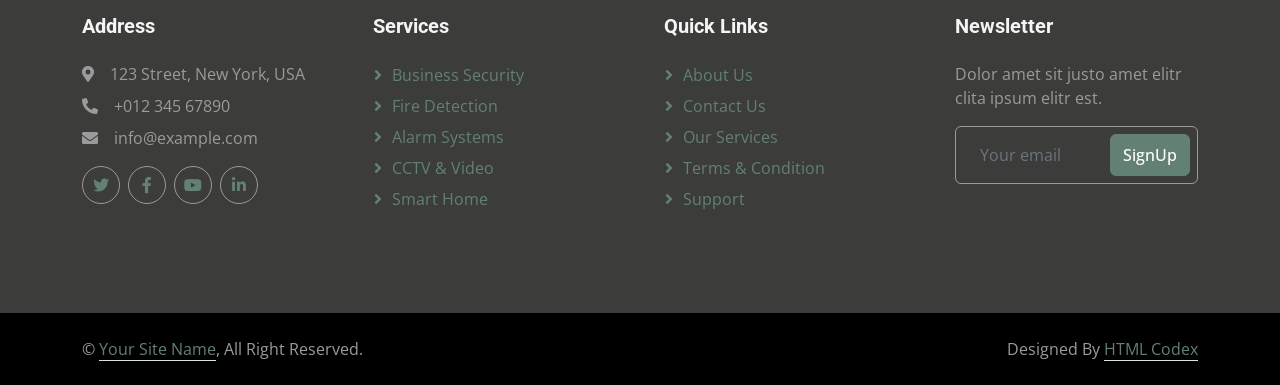
<file: team.html>
<!DOCTYPE html>
<html lang="en">

<head>
    <meta charset="utf-8">
    <title>Securex - CCTV Camera Website Template</title>
    <meta content="width=device-width, initial-scale=1.0" name="viewport">
    <meta content="" name="keywords">
    <meta content="" name="description">

    <!-- Favicon -->
    <link href="img/favicon.ico" rel="icon">

    <!-- Google Web Fonts -->
    <link rel="preconnect" href="https://fonts.googleapis.com">
    <link rel="preconnect" href="https://fonts.gstatic.com" crossorigin>
    <link href="https://fonts.googleapis.com/css2?family=Open+Sans:wght@400;500&family=Roboto:wght@500;700;900&display=swap" rel="stylesheet"> 

    <!-- Icon Font Stylesheet -->
    <link href="https://cdnjs.cloudflare.com/ajax/libs/font-awesome/5.10.0/css/all.min.css" rel="stylesheet">
    <link href="https://cdn.jsdelivr.net/npm/bootstrap-icons@1.4.1/font/bootstrap-icons.css" rel="stylesheet">

    <!-- Libraries Stylesheet -->
    <link href="lib/animate/animate.min.css" rel="stylesheet">
    <link href="lib/owlcarousel/assets/owl.carousel.min.css" rel="stylesheet">
    <link href="lib/lightbox/css/lightbox.min.css" rel="stylesheet">

    <!-- Customized Bootstrap Stylesheet -->
    <link href="css/bootstrap.min.css" rel="stylesheet">

    <!-- Template Stylesheet -->
    <link href="css/style.css" rel="stylesheet">
</head>

<body>
    <!-- Spinner Start -->
    <div id="spinner" class="show bg-white position-fixed translate-middle w-100 vh-100 top-50 start-50 d-flex align-items-center justify-content-center">
        <div class="spinner-border text-primary" style="width: 3rem; height: 3rem;" role="status">
            <span class="sr-only">Loading...</span>
        </div>
    </div>
    <!-- Spinner End -->


    <!-- Topbar Start -->
    <div class="container-fluid bg-dark px-5">
        <div class="row gx-4 d-none d-lg-flex">
            <div class="col-lg-6 text-start">
                <div class="h-100 d-inline-flex align-items-center py-3 me-4">
                    <div class="btn-sm-square rounded-circle bg-primary me-2">
                        <small class="fa fa-map-marker-alt text-white"></small>
                    </div>
                    <small>123 Street, New York, USA</small>
                </div>
                <div class="h-100 d-inline-flex align-items-center py-3">
                    <div class="btn-sm-square rounded-circle bg-primary me-2">
                        <small class="fa fa-envelope-open text-white"></small>
                    </div>
                    <small>info@example.com</small>
                </div>
            </div>
            <div class="col-lg-6 text-end">
                <div class="h-100 d-inline-flex align-items-center py-3 me-4">
                    <div class="btn-sm-square rounded-circle bg-primary me-2">
                        <small class="fa fa-phone-alt text-white"></small>
                    </div>
                    <small>+012 345 6789</small>
                </div>
                <div class="h-100 d-inline-flex align-items-center py-3">
                    <div class="btn-sm-square rounded-circle bg-primary me-2">
                        <small class="far fa-clock text-white"></small>
                    </div>
                    <small>Mon - Fri : 9AM - 9PM</small>
                </div>
            </div>
        </div>
    </div>
    <!-- Topbar End -->


    <!-- Navbar Start -->
    <nav class="navbar navbar-expand-lg bg-white navbar-light sticky-top p-0 px-4 px-lg-5">
        <a href="index.html" class="navbar-brand d-flex align-items-center">
            <h2 class="m-0 text-primary">Securex</h2>
        </a>
        <button type="button" class="navbar-toggler" data-bs-toggle="collapse" data-bs-target="#navbarCollapse">
            <span class="navbar-toggler-icon"></span>
        </button>
        <div class="collapse navbar-collapse" id="navbarCollapse">
            <div class="navbar-nav ms-auto py-4 py-lg-0">
                <a href="index.html" class="nav-item nav-link">Home</a>
                <a href="about.html" class="nav-item nav-link">About</a>
                <a href="service.html" class="nav-item nav-link">Service</a>
                <a href="project.html" class="nav-item nav-link">Project</a>
                <div class="nav-item dropdown">
                    <a href="#" class="nav-link dropdown-toggle active" data-bs-toggle="dropdown">Pages</a>
                    <div class="dropdown-menu rounded-0 rounded-bottom m-0">
                        <a href="feature.html" class="dropdown-item">Feature</a>
                        <a href="quote.html" class="dropdown-item">Free Quote</a>
                        <a href="team.html" class="dropdown-item active">Our Team</a>
                        <a href="testimonial.html" class="dropdown-item">Testimonial</a>
                        <a href="404.html" class="dropdown-item">404 Page</a>
                    </div>
                </div>
                <a href="contact.html" class="nav-item nav-link">Contact</a>
            </div>
            <div class="h-100 d-lg-inline-flex align-items-center d-none">
                <a class="btn btn-square rounded-circle bg-light text-primary me-2" href=""><i class="fab fa-facebook-f"></i></a>
                <a class="btn btn-square rounded-circle bg-light text-primary me-2" href=""><i class="fab fa-twitter"></i></a>
                <a class="btn btn-square rounded-circle bg-light text-primary me-2" href=""><i class="fab fa-linkedin-in"></i></a>
                <a class="btn btn-square rounded-circle bg-light text-primary me-0" href=""><i class="fab fa-instagram"></i></a>
            </div>
        </div>
    </nav>
    <!-- Navbar End -->


    <!-- Page Header Start -->
    <div class="container-fluid page-header py-5 mb-5">
        <div class="container py-5">
            <h1 class="display-3 text-white mb-3 animated slideInDown">Our Team</h1>
            <nav aria-label="breadcrumb animated slideInDown">
                <ol class="breadcrumb">
                    <li class="breadcrumb-item"><a class="text-white" href="#">Home</a></li>
                    <li class="breadcrumb-item"><a class="text-white" href="#">Pages</a></li>
                    <li class="breadcrumb-item text-white active" aria-current="page">Our Team</li>
                </ol>
            </nav>
        </div>
    </div>
    <!-- Page Header End -->


    <!-- Team Start -->
    <div class="container-xxl py-5">
        <div class="container">
            <div class="text-center wow fadeInUp" data-wow-delay="0.1s">
                <div class="bg-primary mb-3 mx-auto" style="width: 60px; height: 2px;"></div>
                <h1 class="display-5 mb-5">Team Members</h1>
            </div>
            <div class="row g-4">
                <div class="col-lg-3 col-md-6 wow fadeInUp" data-wow-delay="0.1s">
                    <div class="team-item">
                        <div class="overflow-hidden position-relative">
                            <img class="img-fluid" src="img/team-1.jpg" alt="">
                            <div class="team-social">
                                <a class="btn btn-square btn-dark rounded-circle m-1" href=""><i class="fab fa-facebook-f"></i></a>
                                <a class="btn btn-square btn-dark rounded-circle m-1" href=""><i class="fab fa-twitter"></i></a>
                                <a class="btn btn-square btn-dark rounded-circle m-1" href=""><i class="fab fa-instagram"></i></a>
                            </div>
                        </div>
                        <div class="text-center p-4">
                            <h5 class="mb-0">Full Name</h5>
                            <span class="text-primary">Designation</span>
                        </div>
                    </div>
                </div>
                <div class="col-lg-3 col-md-6 wow fadeInUp" data-wow-delay="0.3s">
                    <div class="team-item">
                        <div class="overflow-hidden position-relative">
                            <img class="img-fluid" src="img/team-2.jpg" alt="">
                            <div class="team-social">
                                <a class="btn btn-square btn-dark rounded-circle m-1" href=""><i class="fab fa-facebook-f"></i></a>
                                <a class="btn btn-square btn-dark rounded-circle m-1" href=""><i class="fab fa-twitter"></i></a>
                                <a class="btn btn-square btn-dark rounded-circle m-1" href=""><i class="fab fa-instagram"></i></a>
                            </div>
                        </div>
                        <div class="text-center p-4">
                            <h5 class="mb-0">Full Name</h5>
                            <span class="text-primary">Designation</span>
                        </div>
                    </div>
                </div>
                <div class="col-lg-3 col-md-6 wow fadeInUp" data-wow-delay="0.5s">
                    <div class="team-item">
                        <div class="overflow-hidden position-relative">
                            <img class="img-fluid" src="img/team-3.jpg" alt="">
                            <div class="team-social">
                                <a class="btn btn-square btn-dark rounded-circle m-1" href=""><i class="fab fa-facebook-f"></i></a>
                                <a class="btn btn-square btn-dark rounded-circle m-1" href=""><i class="fab fa-twitter"></i></a>
                                <a class="btn btn-square btn-dark rounded-circle m-1" href=""><i class="fab fa-instagram"></i></a>
                            </div>
                        </div>
                        <div class="text-center p-4">
                            <h5 class="mb-0">Full Name</h5>
                            <span class="text-primary">Designation</span>
                        </div>
                    </div>
                </div>
                <div class="col-lg-3 col-md-6 wow fadeInUp" data-wow-delay="0.7s">
                    <div class="team-item">
                        <div class="overflow-hidden position-relative">
                            <img class="img-fluid" src="img/team-4.jpg" alt="">
                            <div class="team-social">
                                <a class="btn btn-square btn-dark rounded-circle m-1" href=""><i class="fab fa-facebook-f"></i></a>
                                <a class="btn btn-square btn-dark rounded-circle m-1" href=""><i class="fab fa-twitter"></i></a>
                                <a class="btn btn-square btn-dark rounded-circle m-1" href=""><i class="fab fa-instagram"></i></a>
                            </div>
                        </div>
                        <div class="text-center p-4">
                            <h5 class="mb-0">Full Name</h5>
                            <span class="text-primary">Designation</span>
                        </div>
                    </div>
                </div>
                <div class="col-lg-3 col-md-6 wow fadeInUp" data-wow-delay="0.1s">
                    <div class="team-item">
                        <div class="overflow-hidden position-relative">
                            <img class="img-fluid" src="img/team-2.jpg" alt="">
                            <div class="team-social">
                                <a class="btn btn-square btn-dark rounded-circle m-1" href=""><i class="fab fa-facebook-f"></i></a>
                                <a class="btn btn-square btn-dark rounded-circle m-1" href=""><i class="fab fa-twitter"></i></a>
                                <a class="btn btn-square btn-dark rounded-circle m-1" href=""><i class="fab fa-instagram"></i></a>
                            </div>
                        </div>
                        <div class="text-center p-4">
                            <h5 class="mb-0">Full Name</h5>
                            <span class="text-primary">Designation</span>
                        </div>
                    </div>
                </div>
                <div class="col-lg-3 col-md-6 wow fadeInUp" data-wow-delay="0.3s">
                    <div class="team-item">
                        <div class="overflow-hidden position-relative">
                            <img class="img-fluid" src="img/team-3.jpg" alt="">
                            <div class="team-social">
                                <a class="btn btn-square btn-dark rounded-circle m-1" href=""><i class="fab fa-facebook-f"></i></a>
                                <a class="btn btn-square btn-dark rounded-circle m-1" href=""><i class="fab fa-twitter"></i></a>
                                <a class="btn btn-square btn-dark rounded-circle m-1" href=""><i class="fab fa-instagram"></i></a>
                            </div>
                        </div>
                        <div class="text-center p-4">
                            <h5 class="mb-0">Full Name</h5>
                            <span class="text-primary">Designation</span>
                        </div>
                    </div>
                </div>
                <div class="col-lg-3 col-md-6 wow fadeInUp" data-wow-delay="0.5s">
                    <div class="team-item">
                        <div class="overflow-hidden position-relative">
                            <img class="img-fluid" src="img/team-4.jpg" alt="">
                            <div class="team-social">
                                <a class="btn btn-square btn-dark rounded-circle m-1" href=""><i class="fab fa-facebook-f"></i></a>
                                <a class="btn btn-square btn-dark rounded-circle m-1" href=""><i class="fab fa-twitter"></i></a>
                                <a class="btn btn-square btn-dark rounded-circle m-1" href=""><i class="fab fa-instagram"></i></a>
                            </div>
                        </div>
                        <div class="text-center p-4">
                            <h5 class="mb-0">Full Name</h5>
                            <span class="text-primary">Designation</span>
                        </div>
                    </div>
                </div>
                <div class="col-lg-3 col-md-6 wow fadeInUp" data-wow-delay="0.7s">
                    <div class="team-item">
                        <div class="overflow-hidden position-relative">
                            <img class="img-fluid" src="img/team-1.jpg" alt="">
                            <div class="team-social">
                                <a class="btn btn-square btn-dark rounded-circle m-1" href=""><i class="fab fa-facebook-f"></i></a>
                                <a class="btn btn-square btn-dark rounded-circle m-1" href=""><i class="fab fa-twitter"></i></a>
                                <a class="btn btn-square btn-dark rounded-circle m-1" href=""><i class="fab fa-instagram"></i></a>
                            </div>
                        </div>
                        <div class="text-center p-4">
                            <h5 class="mb-0">Full Name</h5>
                            <span class="text-primary">Designation</span>
                        </div>
                    </div>
                </div>
            </div>
        </div>
    </div>
    <!-- Team End -->
        

    <!-- Footer Start -->
    <div class="container-fluid bg-dark text-secondary footer mt-5 py-5 wow fadeIn" data-wow-delay="0.1s">
        <div class="container py-5">
            <div class="row g-5">
                <div class="col-lg-3 col-md-6">
                    <h5 class="text-light mb-4">Address</h5>
                    <p class="mb-2"><i class="fa fa-map-marker-alt me-3"></i>123 Street, New York, USA</p>
                    <p class="mb-2"><i class="fa fa-phone-alt me-3"></i>+012 345 67890</p>
                    <p class="mb-2"><i class="fa fa-envelope me-3"></i>info@example.com</p>
                    <div class="d-flex pt-2">
                        <a class="btn btn-square btn-outline-secondary rounded-circle me-2" href=""><i class="fab fa-twitter"></i></a>
                        <a class="btn btn-square btn-outline-secondary rounded-circle me-2" href=""><i class="fab fa-facebook-f"></i></a>
                        <a class="btn btn-square btn-outline-secondary rounded-circle me-2" href=""><i class="fab fa-youtube"></i></a>
                        <a class="btn btn-square btn-outline-secondary rounded-circle me-2" href=""><i class="fab fa-linkedin-in"></i></a>
                    </div>
                </div>
                <div class="col-lg-3 col-md-6">
                    <h5 class="text-light mb-4">Services</h5>
                    <a class="btn btn-link" href="">Business Security</a>
                    <a class="btn btn-link" href="">Fire Detection</a>
                    <a class="btn btn-link" href="">Alarm Systems</a>
                    <a class="btn btn-link" href="">CCTV & Video</a>
                    <a class="btn btn-link" href="">Smart Home</a>
                </div>
                <div class="col-lg-3 col-md-6">
                    <h5 class="text-light mb-4">Quick Links</h5>
                    <a class="btn btn-link" href="">About Us</a>
                    <a class="btn btn-link" href="">Contact Us</a>
                    <a class="btn btn-link" href="">Our Services</a>
                    <a class="btn btn-link" href="">Terms & Condition</a>
                    <a class="btn btn-link" href="">Support</a>
                </div>
                <div class="col-lg-3 col-md-6">
                    <h5 class="text-light mb-4">Newsletter</h5>
                    <p>Dolor amet sit justo amet elitr clita ipsum elitr est.</p>
                    <div class="position-relative w-100">
                        <input class="form-control bg-transparent border-secondary w-100 py-3 ps-4 pe-5" type="text" placeholder="Your email">
                        <button type="button" class="btn btn-primary py-2 position-absolute top-0 end-0 mt-2 me-2">SignUp</button>
                    </div>
                </div>
            </div>
        </div>
    </div>
    <!-- Footer End -->


    <!-- Copyright Start -->
    <div class="container-fluid py-4" style="background: #000000;">
        <div class="container">
            <div class="row">
                <div class="col-md-6 text-center text-md-start mb-3 mb-md-0">
                    &copy; <a class="border-bottom" href="#">Your Site Name</a>, All Right Reserved.
                </div>
                <div class="col-md-6 text-center text-md-end">
                    <!--/*** This template is free as long as you keep the footer author’s credit link/attribution link/backlink. If you'd like to use the template without the footer author’s credit link/attribution link/backlink, you can purchase the Credit Removal License from "https://htmlcodex.com/credit-removal". Thank you for your support. ***/-->
                    Designed By <a class="border-bottom" href="https://htmlcodex.com">HTML Codex</a>
                </div>
            </div>
        </div>
    </div>
    <!-- Copyright End -->


    <!-- Back to Top -->
    <a href="#" class="btn btn-lg btn-primary btn-lg-square rounded-circle back-to-top"><i class="bi bi-arrow-up"></i></a>


    <!-- JavaScript Libraries -->
    <script src="https://code.jquery.com/jquery-3.4.1.min.js"></script>
    <script src="https://cdn.jsdelivr.net/npm/bootstrap@5.0.0/dist/js/bootstrap.bundle.min.js"></script>
    <script src="lib/wow/wow.min.js"></script>
    <script src="lib/easing/easing.min.js"></script>
    <script src="lib/waypoints/waypoints.min.js"></script>
    <script src="lib/counterup/counterup.min.js"></script>
    <script src="lib/owlcarousel/owl.carousel.min.js"></script>
    <script src="lib/isotope/isotope.pkgd.min.js"></script>
    <script src="lib/lightbox/js/lightbox.min.js"></script>

    <!-- Template Javascript -->
    <script src="js/main.js"></script>
</body>

</html>
</file>
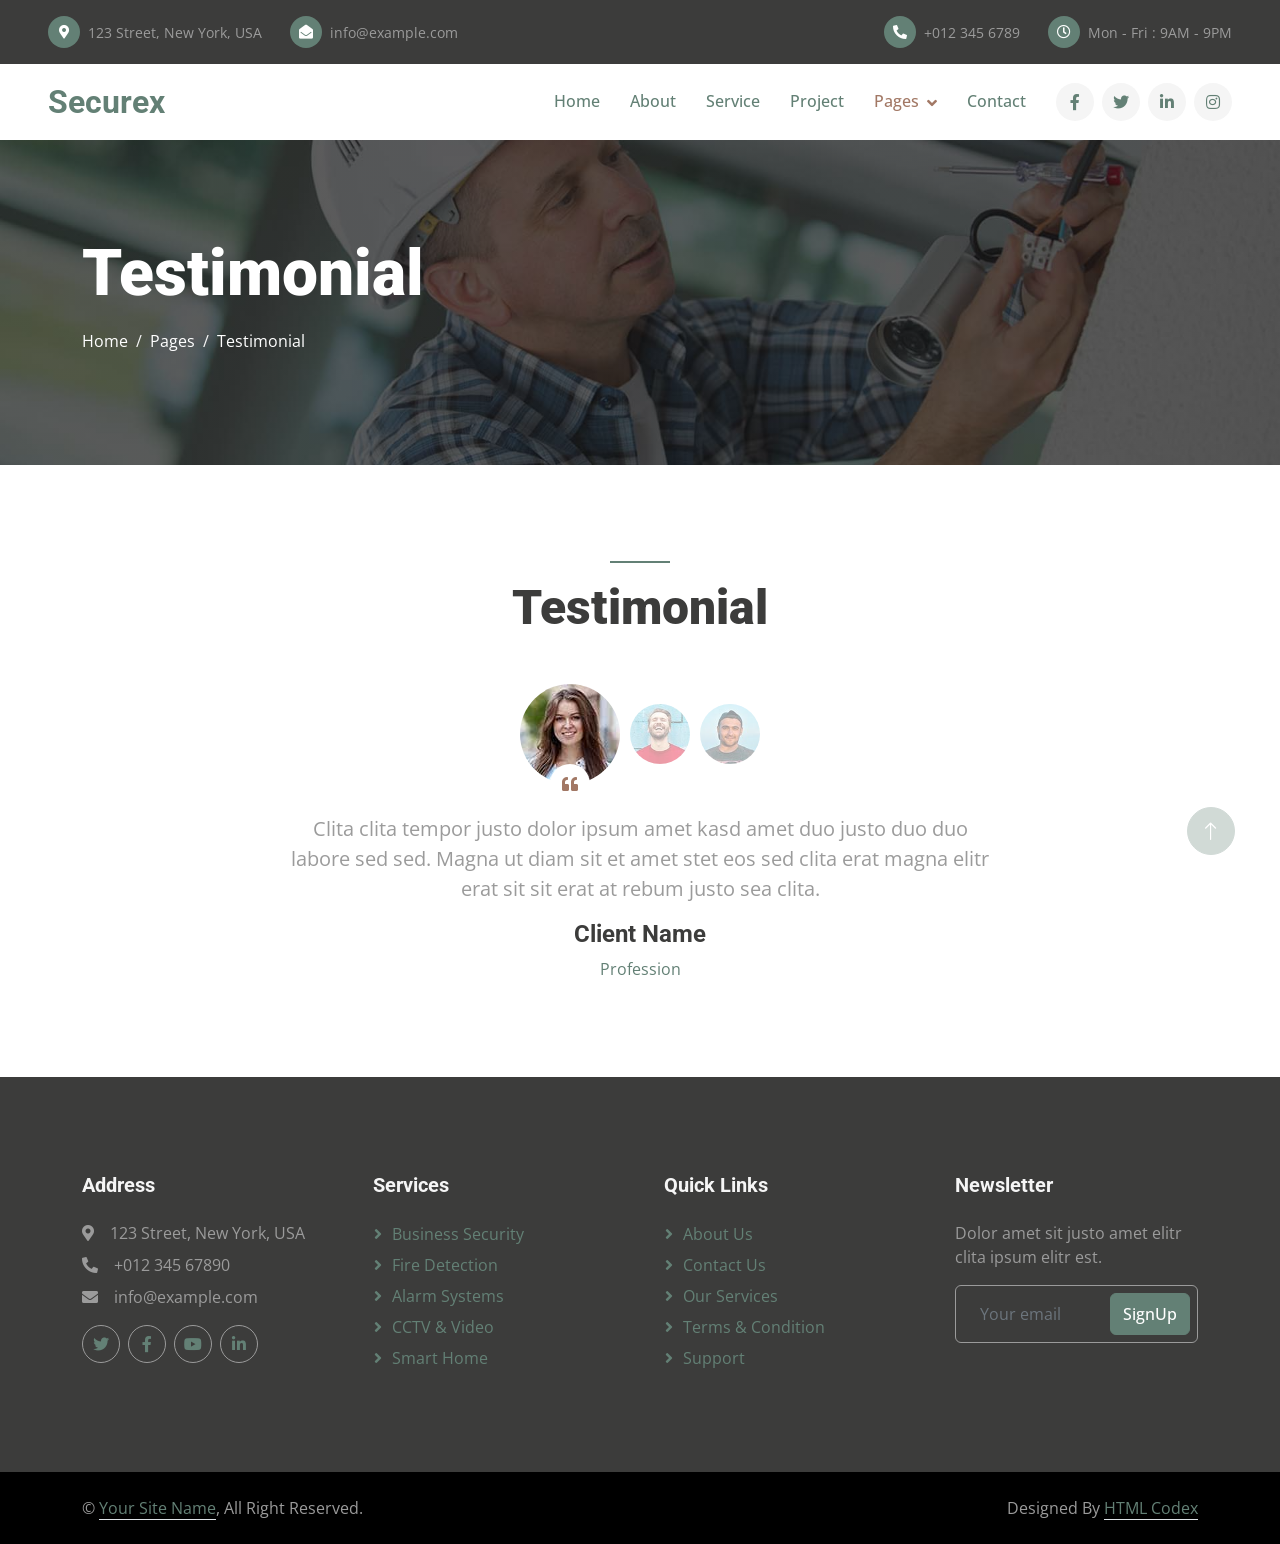
<file: testimonial.html>
<!DOCTYPE html>
<html lang="en">

<head>
    <meta charset="utf-8">
    <title>Securex - CCTV Camera Website Template</title>
    <meta content="width=device-width, initial-scale=1.0" name="viewport">
    <meta content="" name="keywords">
    <meta content="" name="description">

    <!-- Favicon -->
    <link href="img/favicon.ico" rel="icon">

    <!-- Google Web Fonts -->
    <link rel="preconnect" href="https://fonts.googleapis.com">
    <link rel="preconnect" href="https://fonts.gstatic.com" crossorigin>
    <link href="https://fonts.googleapis.com/css2?family=Open+Sans:wght@400;500&family=Roboto:wght@500;700;900&display=swap" rel="stylesheet"> 

    <!-- Icon Font Stylesheet -->
    <link href="https://cdnjs.cloudflare.com/ajax/libs/font-awesome/5.10.0/css/all.min.css" rel="stylesheet">
    <link href="https://cdn.jsdelivr.net/npm/bootstrap-icons@1.4.1/font/bootstrap-icons.css" rel="stylesheet">

    <!-- Libraries Stylesheet -->
    <link href="lib/animate/animate.min.css" rel="stylesheet">
    <link href="lib/owlcarousel/assets/owl.carousel.min.css" rel="stylesheet">
    <link href="lib/lightbox/css/lightbox.min.css" rel="stylesheet">

    <!-- Customized Bootstrap Stylesheet -->
    <link href="css/bootstrap.min.css" rel="stylesheet">

    <!-- Template Stylesheet -->
    <link href="css/style.css" rel="stylesheet">
</head>

<body>
    <!-- Spinner Start -->
    <div id="spinner" class="show bg-white position-fixed translate-middle w-100 vh-100 top-50 start-50 d-flex align-items-center justify-content-center">
        <div class="spinner-border text-primary" style="width: 3rem; height: 3rem;" role="status">
            <span class="sr-only">Loading...</span>
        </div>
    </div>
    <!-- Spinner End -->


    <!-- Topbar Start -->
    <div class="container-fluid bg-dark px-5">
        <div class="row gx-4 d-none d-lg-flex">
            <div class="col-lg-6 text-start">
                <div class="h-100 d-inline-flex align-items-center py-3 me-4">
                    <div class="btn-sm-square rounded-circle bg-primary me-2">
                        <small class="fa fa-map-marker-alt text-white"></small>
                    </div>
                    <small>123 Street, New York, USA</small>
                </div>
                <div class="h-100 d-inline-flex align-items-center py-3">
                    <div class="btn-sm-square rounded-circle bg-primary me-2">
                        <small class="fa fa-envelope-open text-white"></small>
                    </div>
                    <small>info@example.com</small>
                </div>
            </div>
            <div class="col-lg-6 text-end">
                <div class="h-100 d-inline-flex align-items-center py-3 me-4">
                    <div class="btn-sm-square rounded-circle bg-primary me-2">
                        <small class="fa fa-phone-alt text-white"></small>
                    </div>
                    <small>+012 345 6789</small>
                </div>
                <div class="h-100 d-inline-flex align-items-center py-3">
                    <div class="btn-sm-square rounded-circle bg-primary me-2">
                        <small class="far fa-clock text-white"></small>
                    </div>
                    <small>Mon - Fri : 9AM - 9PM</small>
                </div>
            </div>
        </div>
    </div>
    <!-- Topbar End -->


    <!-- Navbar Start -->
    <nav class="navbar navbar-expand-lg bg-white navbar-light sticky-top p-0 px-4 px-lg-5">
        <a href="index.html" class="navbar-brand d-flex align-items-center">
            <h2 class="m-0 text-primary">Securex</h2>
        </a>
        <button type="button" class="navbar-toggler" data-bs-toggle="collapse" data-bs-target="#navbarCollapse">
            <span class="navbar-toggler-icon"></span>
        </button>
        <div class="collapse navbar-collapse" id="navbarCollapse">
            <div class="navbar-nav ms-auto py-4 py-lg-0">
                <a href="index.html" class="nav-item nav-link">Home</a>
                <a href="about.html" class="nav-item nav-link">About</a>
                <a href="service.html" class="nav-item nav-link">Service</a>
                <a href="project.html" class="nav-item nav-link">Project</a>
                <div class="nav-item dropdown">
                    <a href="#" class="nav-link dropdown-toggle active" data-bs-toggle="dropdown">Pages</a>
                    <div class="dropdown-menu rounded-0 rounded-bottom m-0">
                        <a href="feature.html" class="dropdown-item">Feature</a>
                        <a href="quote.html" class="dropdown-item">Free Quote</a>
                        <a href="team.html" class="dropdown-item">Our Team</a>
                        <a href="testimonial.html" class="dropdown-item active">Testimonial</a>
                        <a href="404.html" class="dropdown-item">404 Page</a>
                    </div>
                </div>
                <a href="contact.html" class="nav-item nav-link">Contact</a>
            </div>
            <div class="h-100 d-lg-inline-flex align-items-center d-none">
                <a class="btn btn-square rounded-circle bg-light text-primary me-2" href=""><i class="fab fa-facebook-f"></i></a>
                <a class="btn btn-square rounded-circle bg-light text-primary me-2" href=""><i class="fab fa-twitter"></i></a>
                <a class="btn btn-square rounded-circle bg-light text-primary me-2" href=""><i class="fab fa-linkedin-in"></i></a>
                <a class="btn btn-square rounded-circle bg-light text-primary me-0" href=""><i class="fab fa-instagram"></i></a>
            </div>
        </div>
    </nav>
    <!-- Navbar End -->


    <!-- Page Header Start -->
    <div class="container-fluid page-header py-5 mb-5">
        <div class="container py-5">
            <h1 class="display-3 text-white mb-3 animated slideInDown">Testimonial</h1>
            <nav aria-label="breadcrumb animated slideInDown">
                <ol class="breadcrumb">
                    <li class="breadcrumb-item"><a class="text-white" href="#">Home</a></li>
                    <li class="breadcrumb-item"><a class="text-white" href="#">Pages</a></li>
                    <li class="breadcrumb-item text-white active" aria-current="page">Testimonial</li>
                </ol>
            </nav>
        </div>
    </div>
    <!-- Page Header End -->


    <!-- Testimonial Start -->
    <div class="container-xxl py-5 wow fadeInUp" data-wow-delay="0.1s">
        <div class="container">
            <div class="text-center wow fadeInUp" data-wow-delay="0.1s">
                <div class="bg-primary mb-3 mx-auto" style="width: 60px; height: 2px;"></div>
                <h1 class="display-5 mb-5">Testimonial</h1>
            </div>
            <div class="owl-carousel testimonial-carousel wow fadeInUp" data-wow-delay="0.1s">
                <div class="testimonial-item text-center" data-dot="<img class='img-fluid' src='img/testimonial-1.jpg' alt=''>">
                    <p class="fs-5">Clita clita tempor justo dolor ipsum amet kasd amet duo justo duo duo labore sed sed. Magna ut diam sit et amet stet eos sed clita erat magna elitr erat sit sit erat at rebum justo sea clita.</p>
                    <h4>Client Name</h4>
                    <span class="text-primary">Profession</span>
                </div>
                <div class="testimonial-item text-center" data-dot="<img class='img-fluid' src='img/testimonial-2.jpg' alt=''>">
                    <p class="fs-5">Clita clita tempor justo dolor ipsum amet kasd amet duo justo duo duo labore sed sed. Magna ut diam sit et amet stet eos sed clita erat magna elitr erat sit sit erat at rebum justo sea clita.</p>
                    <h4>Client Name</h4>
                    <span class="text-primary">Profession</span>
                </div>
                <div class="testimonial-item text-center" data-dot="<img class='img-fluid' src='img/testimonial-3.jpg' alt=''>">
                    <p class="fs-5">Clita clita tempor justo dolor ipsum amet kasd amet duo justo duo duo labore sed sed. Magna ut diam sit et amet stet eos sed clita erat magna elitr erat sit sit erat at rebum justo sea clita.</p>
                    <h4>Client Name</h4>
                    <span class="text-primary">Profession</span>
                </div>
            </div>
        </div>
    </div>
    <!-- Testimonial End -->
        

    <!-- Footer Start -->
    <div class="container-fluid bg-dark text-secondary footer mt-5 py-5 wow fadeIn" data-wow-delay="0.1s">
        <div class="container py-5">
            <div class="row g-5">
                <div class="col-lg-3 col-md-6">
                    <h5 class="text-light mb-4">Address</h5>
                    <p class="mb-2"><i class="fa fa-map-marker-alt me-3"></i>123 Street, New York, USA</p>
                    <p class="mb-2"><i class="fa fa-phone-alt me-3"></i>+012 345 67890</p>
                    <p class="mb-2"><i class="fa fa-envelope me-3"></i>info@example.com</p>
                    <div class="d-flex pt-2">
                        <a class="btn btn-square btn-outline-secondary rounded-circle me-2" href=""><i class="fab fa-twitter"></i></a>
                        <a class="btn btn-square btn-outline-secondary rounded-circle me-2" href=""><i class="fab fa-facebook-f"></i></a>
                        <a class="btn btn-square btn-outline-secondary rounded-circle me-2" href=""><i class="fab fa-youtube"></i></a>
                        <a class="btn btn-square btn-outline-secondary rounded-circle me-2" href=""><i class="fab fa-linkedin-in"></i></a>
                    </div>
                </div>
                <div class="col-lg-3 col-md-6">
                    <h5 class="text-light mb-4">Services</h5>
                    <a class="btn btn-link" href="">Business Security</a>
                    <a class="btn btn-link" href="">Fire Detection</a>
                    <a class="btn btn-link" href="">Alarm Systems</a>
                    <a class="btn btn-link" href="">CCTV & Video</a>
                    <a class="btn btn-link" href="">Smart Home</a>
                </div>
                <div class="col-lg-3 col-md-6">
                    <h5 class="text-light mb-4">Quick Links</h5>
                    <a class="btn btn-link" href="">About Us</a>
                    <a class="btn btn-link" href="">Contact Us</a>
                    <a class="btn btn-link" href="">Our Services</a>
                    <a class="btn btn-link" href="">Terms & Condition</a>
                    <a class="btn btn-link" href="">Support</a>
                </div>
                <div class="col-lg-3 col-md-6">
                    <h5 class="text-light mb-4">Newsletter</h5>
                    <p>Dolor amet sit justo amet elitr clita ipsum elitr est.</p>
                    <div class="position-relative w-100">
                        <input class="form-control bg-transparent border-secondary w-100 py-3 ps-4 pe-5" type="text" placeholder="Your email">
                        <button type="button" class="btn btn-primary py-2 position-absolute top-0 end-0 mt-2 me-2">SignUp</button>
                    </div>
                </div>
            </div>
        </div>
    </div>
    <!-- Footer End -->


    <!-- Copyright Start -->
    <div class="container-fluid py-4" style="background: #000000;">
        <div class="container">
            <div class="row">
                <div class="col-md-6 text-center text-md-start mb-3 mb-md-0">
                    &copy; <a class="border-bottom" href="#">Your Site Name</a>, All Right Reserved.
                </div>
                <div class="col-md-6 text-center text-md-end">
                    <!--/*** This template is free as long as you keep the footer author’s credit link/attribution link/backlink. If you'd like to use the template without the footer author’s credit link/attribution link/backlink, you can purchase the Credit Removal License from "https://htmlcodex.com/credit-removal". Thank you for your support. ***/-->
                    Designed By <a class="border-bottom" href="https://htmlcodex.com">HTML Codex</a>
                </div>
            </div>
        </div>
    </div>
    <!-- Copyright End -->


    <!-- Back to Top -->
    <a href="#" class="btn btn-lg btn-primary btn-lg-square rounded-circle back-to-top"><i class="bi bi-arrow-up"></i></a>


    <!-- JavaScript Libraries -->
    <script src="https://code.jquery.com/jquery-3.4.1.min.js"></script>
    <script src="https://cdn.jsdelivr.net/npm/bootstrap@5.0.0/dist/js/bootstrap.bundle.min.js"></script>
    <script src="lib/wow/wow.min.js"></script>
    <script src="lib/easing/easing.min.js"></script>
    <script src="lib/waypoints/waypoints.min.js"></script>
    <script src="lib/counterup/counterup.min.js"></script>
    <script src="lib/owlcarousel/owl.carousel.min.js"></script>
    <script src="lib/isotope/isotope.pkgd.min.js"></script>
    <script src="lib/lightbox/js/lightbox.min.js"></script>

    <!-- Template Javascript -->
    <script src="js/main.js"></script>
</body>

</html>
</file>
<file: css/style.css>
/********** Template CSS **********/
:root {
    --primary: #a27865;
    --secondary: #638075;
    --light: #F5F5F5;
    --dark: #3C3C3B;
}
a {
    color: var(--secondary);
    text-decoration: none;
}
a:hover {
    color: var(--primary);
    text-decoration: none;
}

.text-primary {
    color: var(--secondary) !important;
}
.btn.btn-primary{
    background-color: var(--secondary) !important;
    border-color: var(--secondary) !important;
}
.btn.btn-primary:hover{
    background-color: var(--primary) !important;
    border-color: var(--primary) !important;
}
.bg-primary {
    background-color: var(--secondary) !important;
}
.fw-medium {
    font-weight: 500 !important;
}

.fw-bold {
    font-weight: 700 !important;
}

.fw-black {
    font-weight: 900 !important;
}

.back-to-top {
    position: fixed;
    display: none;
    right: 45px;
    bottom: 45px;
    z-index: 99;
}


/*** Spinner ***/
#spinner {
    opacity: 0;
    visibility: hidden;
    transition: opacity .5s ease-out, visibility 0s linear .5s;
    z-index: 99999;
}

#spinner.show {
    transition: opacity .5s ease-out, visibility 0s linear 0s;
    visibility: visible;
    opacity: 1;
}


/*** Button ***/
.btn {
    font-weight: 500;
    transition: .5s;
    color: #638075;
}

.btn.btn-primary {
    color: #FFFFFF;
}

.btn-square {
    width: 38px;
    height: 38px;
}

.btn-sm-square {
    width: 32px;
    height: 32px;
}

.btn-lg-square {
    width: 48px;
    height: 48px;
}

.btn-square,
.btn-sm-square,
.btn-lg-square {
    padding: 0;
    display: flex;
    align-items: center;
    justify-content: center;
    font-weight: normal;
}

/*** Navbar ***/
.navbar.sticky-top {
    top: -100px;
    transition: .5s;
}

.navbar .navbar-brand {
    height: 75px;
}

.navbar .navbar-nav .nav-link {
    margin-right: 30px;
    padding: 25px 0;
    color: var(--secondary);
    font-weight: 500;
    outline: none;
}

.navbar .navbar-nav .nav-link:hover,
.navbar .navbar-nav .nav-link.active {
    color: var(--primary);
}

.navbar .dropdown-toggle::after {
    border: none;
    content: "\f107";
    font-family: "Font Awesome 5 Free";
    font-weight: 900;
    vertical-align: middle;
    margin-left: 8px;
}

@media (max-width: 991.98px) {
    .navbar .navbar-nav .nav-link  {
        margin-right: 0;
        padding: 10px 0;
    }

    .navbar .navbar-nav {
        border-top: 1px solid #EEEEEE;
    }
}

@media (min-width: 992px) {
    .navbar .nav-item .dropdown-menu {
        display: block;
        border: none;
        margin-top: 0;
        top: 150%;
        opacity: 0;
        visibility: hidden;
        transition: .5s;
    }

    .navbar .nav-item:hover .dropdown-menu {
        top: 100%;
        visibility: visible;
        transition: .5s;
        opacity: 1;
    }
}

.navbar .btn:hover {
    color: #FFFFFF !important;
    background: var(--primary) !important;
}


/*** Header ***/
.header-carousel .carousel-inner {
    position: absolute;
    width: 100%;
    height: 100%;
    top: 0;
    left: 0;
    display: flex;
    align-items: center;
    background: rgba(22, 22, 22, .3);
}

@media (max-width: 768px) {
    .header-carousel .owl-carousel-item {
        position: relative;
        min-height: 500px;
    }
    
    .header-carousel .owl-carousel-item img {
        position: absolute;
        width: 100%;
        height: 100%;
        object-fit: cover;
    }

    .header-carousel .owl-carousel-item h5,
    .header-carousel .owl-carousel-item p {
        font-size: 14px !important;
        font-weight: 400 !important;
    }

    .header-carousel .owl-carousel-item h1 {
        font-size: 30px;
        font-weight: 600;
    }
}

.header-carousel .owl-nav {
    position: absolute;
    width: 200px;
    height: 45px;
    bottom: 30px;
    left: 50%;
    transform: translateX(-50%);
    display: flex;
    justify-content: space-between;
}

.header-carousel .owl-nav .owl-prev,
.header-carousel .owl-nav .owl-next {
    width: 45px;
    height: 45px;
    display: flex;
    align-items: center;
    justify-content: center;
    color: #FFFFFF;
    background: transparent;
    border: 1px solid #FFFFFF;
    border-radius: 45px;
    font-size: 22px;
    transition: .5s;
}

.header-carousel .owl-nav .owl-prev:hover,
.header-carousel .owl-nav .owl-next:hover {
    background: var(--primary);
    border-color: var(--primary);
}

.header-carousel .owl-dots {
    position: absolute;
    height: 45px;
    bottom: 30px;
    left: 50%;
    transform: translateX(-50%);
    display: flex;
    align-items: center;
    justify-content: center;
}

.header-carousel .owl-dot {
    position: relative;
    display: inline-block;
    margin: 0 5px;
    width: 15px;
    height: 15px;
    background: transparent;
    border: 1px solid #FFFFFF;
    border-radius: 15px;
    transition: .5s;
}

.header-carousel .owl-dot::after {
    position: absolute;
    content: "";
    width: 5px;
    height: 5px;
    top: 4px;
    left: 4px;
    background: #FFFFFF;
    border-radius: 5px;
}

.header-carousel .owl-dot.active {
    background: var(--primary);
    border-color: var(--primary);
}

.page-header {
    background: linear-gradient(rgba(22, 22, 22, .7), rgba(22, 22, 22, .7)), url(../img/carousel-1.jpg) center center no-repeat;
    background-size: cover;
}

.breadcrumb-item + .breadcrumb-item::before {
    color: var(--light);
}


/*** About ***/
@media (min-width: 992px) {
    .container.about {
        max-width: 100% !important;
    }

    .about-text  {
        padding-right: calc(((100% - 960px) / 2) + .75rem);
    }
}

@media (min-width: 1200px) {
    .about-text  {
        padding-right: calc(((100% - 1140px) / 2) + .75rem);
    }
}

@media (min-width: 1400px) {
    .about-text  {
        padding-right: calc(((100% - 1320px) / 2) + .75rem);
    }
}


/*** Service ***/
.service-row {
    box-shadow: 0 0 45px rgba(0, 0, 0, .08);
}

.service-item {
    border-color: rgba(0, 0, 0, .03) !important;
}

.service-item .btn {
    width: 38px;
    height: 38px;
    display: inline-flex;
    align-items: center;
    color: #FFFFFF;
    background: var(--primary);
    border-radius: 38px;
    white-space: nowrap;
    overflow: hidden;
    transition: .5s;
}

.service-item:hover .btn {
    width: 140px;
}


/*** Feature ***/
@media (min-width: 992px) {
    .container.feature {
        max-width: 100% !important;
    }

    .feature-text  {
        padding-left: calc(((100% - 960px) / 2) + .75rem);
    }
}

@media (min-width: 1200px) {
    .feature-text  {
        padding-left: calc(((100% - 1140px) / 2) + .75rem);
    }
}

@media (min-width: 1400px) {
    .feature-text  {
        padding-left: calc(((100% - 1320px) / 2) + .75rem);
    }
}


/*** Project Portfolio ***/
#portfolio-flters li {
    display: inline-block;
    font-weight: 500;
    color: var(--dark);
    cursor: pointer;
    transition: .5s;
    border-bottom: 2px solid transparent;
}

#portfolio-flters li:hover,
#portfolio-flters li.active {
    color: var(--primary);
    border-color: var(--primary);
}

.portfolio-inner {
    position: relative;
    overflow: hidden;
    box-shadow: 0 0 45px rgba(0, 0, 0, .07);
}

.portfolio-inner img {
    transition: .5s;
}

.portfolio-inner:hover img {
    transform: scale(1.1);
}

.portfolio-inner .portfolio-text {
    position: absolute;
    width: 100%;
    left: 0;
    bottom: -50px;
    opacity: 0;
    transition: .5s;
}

.portfolio-inner:hover .portfolio-text {
    bottom: 0;
    opacity: 1;
}


/*** Quote ***/
@media (min-width: 992px) {
    .container.quote {
        max-width: 100% !important;
    }

    .quote-text  {
        padding-right: calc(((100% - 960px) / 2) + .75rem);
    }
}

@media (min-width: 1200px) {
    .quote-text  {
        padding-right: calc(((100% - 1140px) / 2) + .75rem);
    }
}

@media (min-width: 1400px) {
    .quote-text  {
        padding-right: calc(((100% - 1320px) / 2) + .75rem);
    }
}


/*** Team ***/
.team-item {
    box-shadow: 0 0 45px rgba(0, 0, 0, .08);
}

.team-item img {
    transition: .5s;
}

.team-item:hover img {
    transform: scale(1.1);
}

.team-item .team-social {
    position: absolute;
    width: 0;
    height: 0;
    top: 50%;
    left: 50%;
    display: flex;
    align-items: center;
    justify-content: center;
    background: rgba(22, 22, 22, .7);
    opacity: 0;
    transition: .5s;
}

.team-item:hover .team-social {
    width: 100%;
    height: 100%;
    top: 0;
    left: 0;
    opacity: 1;
}

.team-item .team-social .btn {
    opacity: 0;
}

.team-item:hover .team-social .btn {
    opacity: 1;
}


/*** Testimonial ***/
.testimonial-carousel {
    display: flex !important;
    flex-direction: column-reverse;
    max-width: 700px;
    margin: 0 auto;
}

.testimonial-carousel .owl-dots {
    height: 100px;
    display: flex;
    align-items: center;
    justify-content: center;
    margin-bottom: 30px;
}

.testimonial-carousel .owl-dots .owl-dot {
    position: relative;
    width: 60px;
    height: 60px;
    margin: 0 5px;
    transition: .5s;
}

.testimonial-carousel .owl-dots .owl-dot.active {
    width: 100px;
    height: 100px;
}

.testimonial-carousel .owl-dots .owl-dot::after {
    position: absolute;
    width: 40px;
    height: 40px;
    bottom: -20px;
    left: 50%;
    transform: translateX(-50%);
    display: flex;
    align-items: center;
    justify-content: center;
    content: "\f10d";
    font-family: "Font Awesome 5 Free";
    font-weight: 900;
    color: var(--primary);
    background: #FFFFFF;
    border-radius: 40px;
    transition: .5s;
    opacity: 0;
}

.testimonial-carousel .owl-dots .owl-dot.active::after {
    opacity: 1;
}

.testimonial-carousel .owl-dots .owl-dot img {
    border-radius: 60px;
    opacity: .4;
    transition: .5s;
}

.testimonial-carousel .owl-dots .owl-dot.active img {
    opacity: 1;
}


/*** Contact ***/
@media (min-width: 992px) {
    .container.contact {
        max-width: 100% !important;
    }

    .contact-text  {
        padding-left: calc(((100% - 960px) / 2) + .75rem);
    }
}

@media (min-width: 1200px) {
    .contact-text  {
        padding-left: calc(((100% - 1140px) / 2) + .75rem);
    }
}

@media (min-width: 1400px) {
    .contact-text  {
        padding-left: calc(((100% - 1320px) / 2) + .75rem);
    }
}


/*** Footer ***/
.footer .btn.btn-link {
    display: block;
    margin-bottom: 5px;
    padding: 0;
    text-align: left;
    color: var(--secondary);
    font-weight: normal;
    text-transform: capitalize;
    transition: .3s;
}

.footer .btn.btn-link::before {
    position: relative;
    content: "\f105";
    font-family: "Font Awesome 5 Free";
    font-weight: 900;
    margin-right: 10px;
}

.footer .btn.btn-link:hover {
    color: var(--primary);
    letter-spacing: 1px;
    box-shadow: none;
}
</file>
<file: css/custom.css>
.background-image-about-problem {
  background-image: url('img/about.jpg');
  background-size: cover;
  background-position: center;
  background-repeat: no-repeat;
  position: relative;
  overflow: hidden;
}

.background-image-about-problem::before {
  content: '';
  position: absolute;
  inset: 0;
  backdrop-filter: blur(2px);
  background-color: rgba(0, 0, 0, 0.6);
  opacity: 0;
  transition: opacity 0.5s ease;
  z-index: 1;
}

.background-image-about-problem:hover::before {
  opacity: 1;
}

.background-content-problem {
  position: relative;
  z-index: 2;
  opacity: 0;
  transition: opacity 0.5s ease;
}

.background-image-about-problem:hover .background-content-problem {
  opacity: 1;
  /* Make content visible on hover of parent */
  color: white;
}

/* Shadow only on the non-transparent pixels of the logo (text) */
.header-carousel .d-flex img[alt="ChalkoTEX Logo"],
.header-carousel .d-flex img.img-fluid {
  position: relative !important;
  z-index: 20 !important;
  /* remove box-shadow if present */
  padding-top: -3em;
  box-shadow: none !important;

  /* shadow follows shape (respects transparency) */
  filter: drop-shadow(0 10px 18px rgba(0, 0, 0, 1)) !important;
  -webkit-filter: drop-shadow(0 10px 18px rgba(0, 0, 0, 1)) !important;
}

/* color override */
.header-carousel p.fs-5 {
  color: #e7e7e7 !important;
}

/* CSS for partner logo section */
.partner-logo-section {
  padding: 20px;
  text-align: center;
}

.partner-logo-container {
  max-width: 1200px;
  margin: 0 auto;
}

.partner-logo-row {
  display: flex;
  flex-wrap: wrap;
  justify-content: center;
  /* Distribute logos evenly */
  align-items: center;
  /* Align logos vertically in the center */
}

.partner-logo-cell {
  width: 20%;
  /* Adjust as needed for the number of logos per row */
  padding: 10px;
  box-sizing: border-box;
  /* Include padding in the width */
  display: flex;
  justify-content: center;
  /* Center logo horizontally */
  align-items: center;
  /* Center logo vertically */
}

.partner-logo-cell-inner {
  max-width: 100%;
  /* Ensure inner div doesn't exceed cell width */
  max-height: 100%;
  /* Ensure inner div doesn't exceed cell height */
  display: flex;
  justify-content: center;
  /* Center logo horizontally */
  align-items: center;
  /* Center logo vertically */
}

.partner-logo {
  max-height: 5em;
  max-width: 12em;
  /* Adjust this value to your desired height */
  object-fit: contain;
  filter: grayscale(90%);
  transition: filter 0.5s ease;
}

.partner-logo:hover {
  filter: grayscale(0%);
}


/* Responsive adjustments */
@media (max-width: 768px) {
  .partner-logo-cell {
    width: 50%;
    /* Two logos per row on smaller screens */
  }
}
@media (max-width: 1199px) {
  .partner-logo-cell {
    width: 30%;
    /* Two logos per row on smaller screens */
  }
}

@media (max-width: 480px) {
  .partner-logo-cell {
    width: 100%;
    /* One logo per row on even smaller screens */
  }
}

.impact-page {
  background: #f7f7f5;
  color: #1d1d1d;
}

.impact-hero {
  background: linear-gradient(180deg, #f3f0ea 0%, #f7f7f5 100%);
  padding-top: 60px;
  padding-bottom: 20px;
}

.impact-eyebrow {
  display: inline-block;
  margin-bottom: 18px;
  padding: 8px 16px;
  border-radius: 999px;
  background: rgba(214, 182, 97, 0.14);
  color: #7f6932;
  font-size: 0.76rem;
  font-weight: 700;
  letter-spacing: 0.12em;
  text-transform: uppercase;
}

.impact-hero h1 {
  margin-bottom: 18px;
  font-size: clamp(2.2rem, 4vw, 4rem);
  line-height: 1.1;
  color: #1d1d1d;
  font-weight: 800;
}

.impact-intro {
  max-width: 820px;
  margin: 0 auto;
  font-size: 1.08rem;
  line-height: 1.8;
  color: #4d4d4d;
}

.impact-content {
  padding: 36px 0 80px;
}

.impact-section-header {
  margin-bottom: 28px;
}

.impact-section-header h2 {
  color: #1d1d1d;
  font-size: clamp(1.8rem, 3vw, 3rem);
  font-weight: 800;
}

.impact-accordion {
  max-width: 1040px;
  margin: 0 auto;
  border: none;
}

.impact-accordion .accordion-item {
  margin-bottom: 18px;
  border: 1px solid rgba(24, 24, 24, 0.08);
  border-radius: 18px !important;
  overflow: hidden;
  background: #ffffff;
  box-shadow: 0 10px 30px rgba(15, 23, 42, 0.04);
}

.impact-accordion .accordion-button {
  padding: 22px 28px;
  font-size: 1.15rem;
  font-weight: 700;
  color: #1d1d1d;
  background: #fff;
  border: 0;
  box-shadow: none;
}

.impact-accordion .accordion-button:focus {
  box-shadow: none;
}

.impact-accordion .accordion-button:not(.collapsed) {
  color: #1d1d1d;
  background: #fbf7f0;
  box-shadow: none;
}

.impact-accordion .accordion-button::after {
  background-image: url("data:image/svg+xml,%3csvg xmlns='http://www.w3.org/2000/svg' viewBox='0 0 16 16' fill='%23252525'%3e%3cpath fill-rule='evenodd' d='M1.646 4.646a.5.5 0 0 1 .708 0L8 10.293l5.646-5.647a.5.5 0 0 1 .708.708l-6 6a.5.5 0 0 1-.708 0l-6-6a.5.5 0 0 1 0-.708z'/%3e%3c/svg%3e");
}

.impact-accordion .accordion-body {
  padding: 0 28px 28px;
  color: #4d4d4d;
  font-size: 1.02rem;
  line-height: 1.9;
}

.impact-accordion .accordion-body p {
  margin-bottom: 1rem;
}

@media (max-width: 768px) {
  .impact-hero {
    padding-top: 42px;
  }

  .impact-accordion .accordion-button {
    font-size: 1rem;
    padding: 18px 18px;
  }

  .impact-accordion .accordion-body {
    padding: 0 18px 20px;
  }
}
</file>
